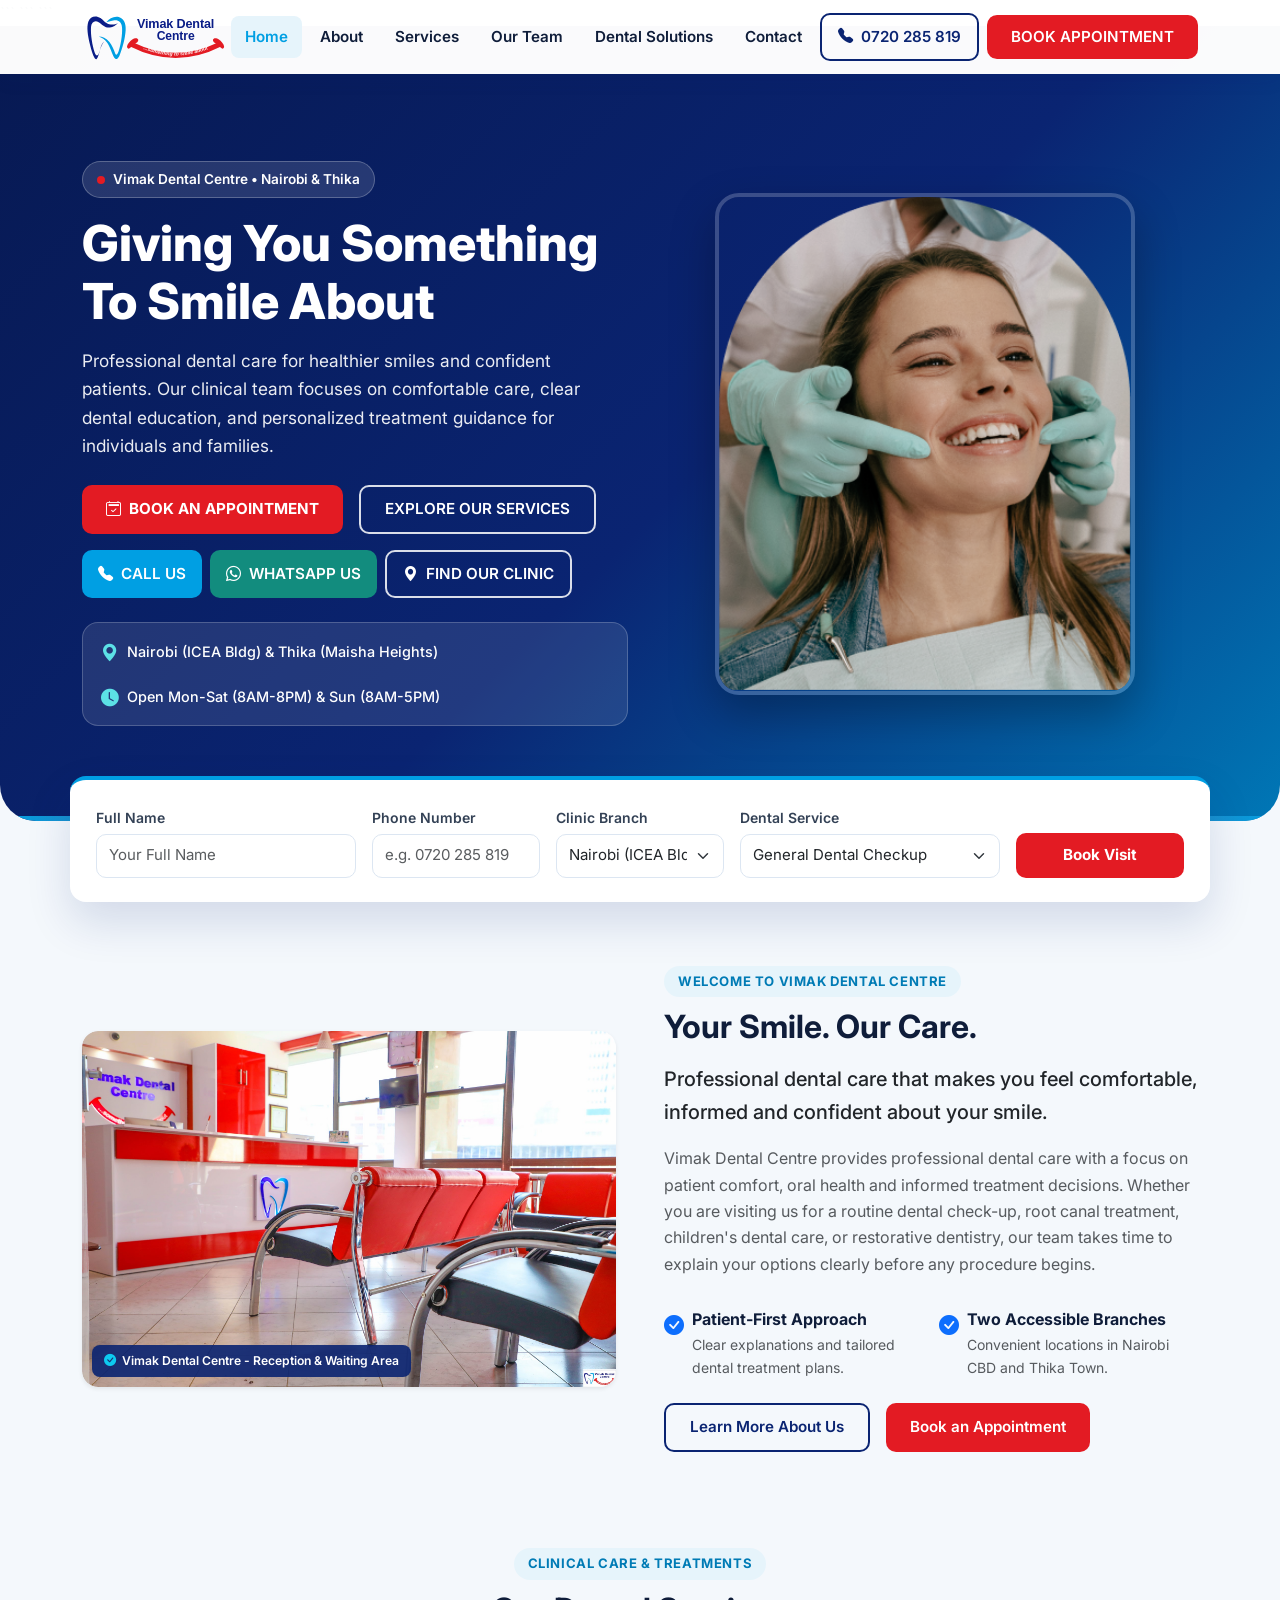
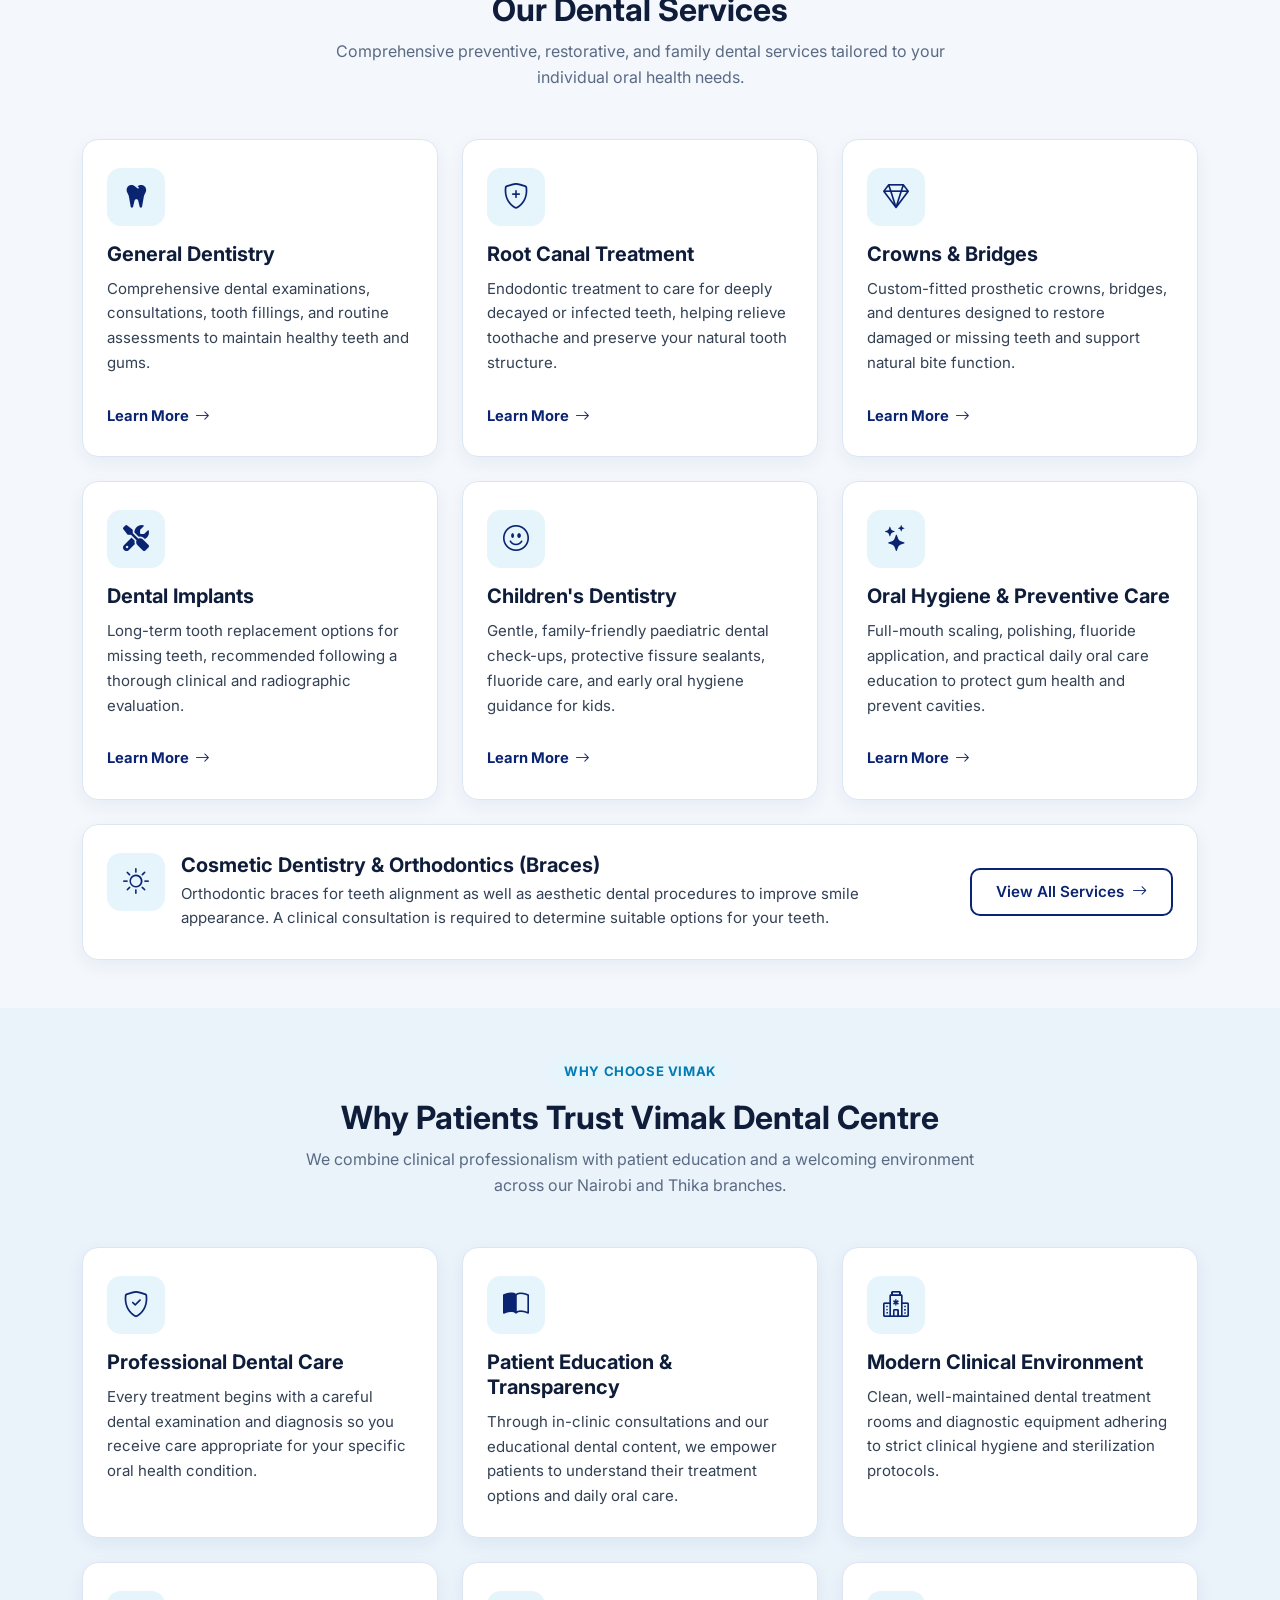
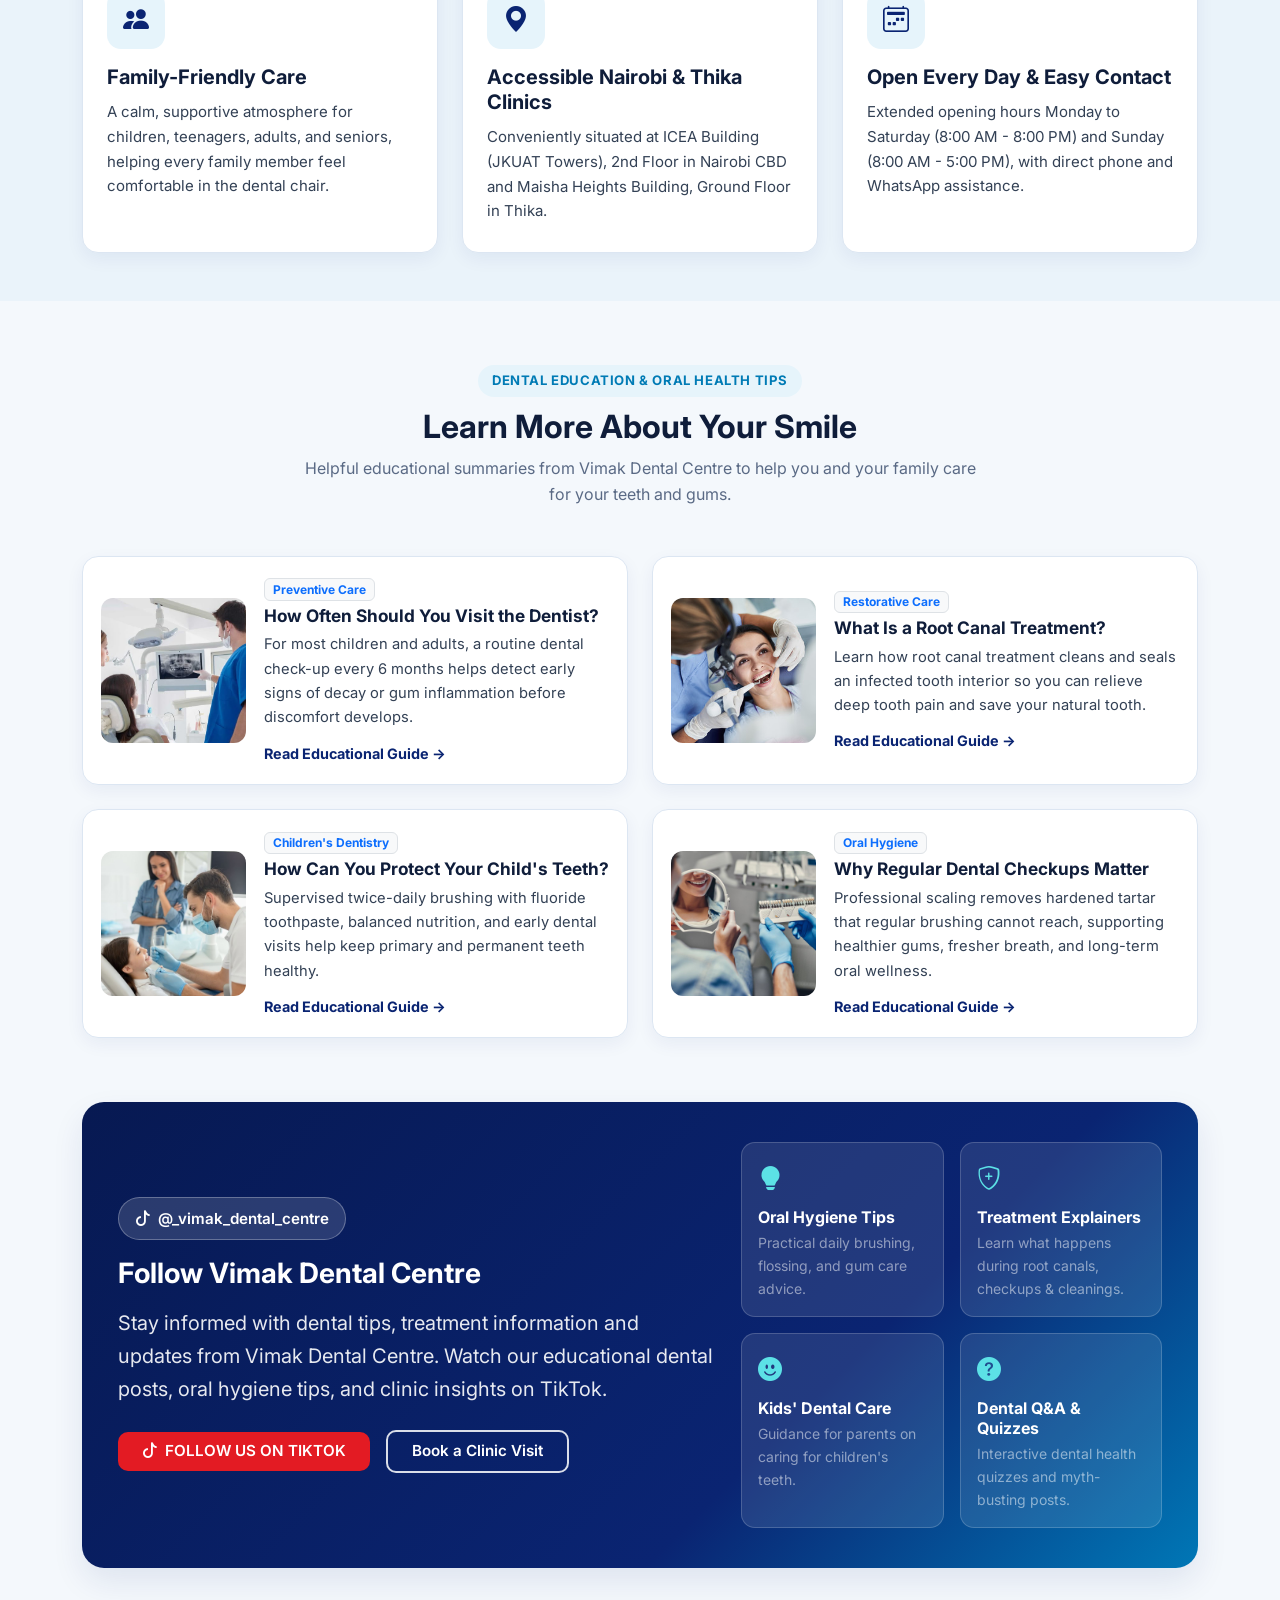
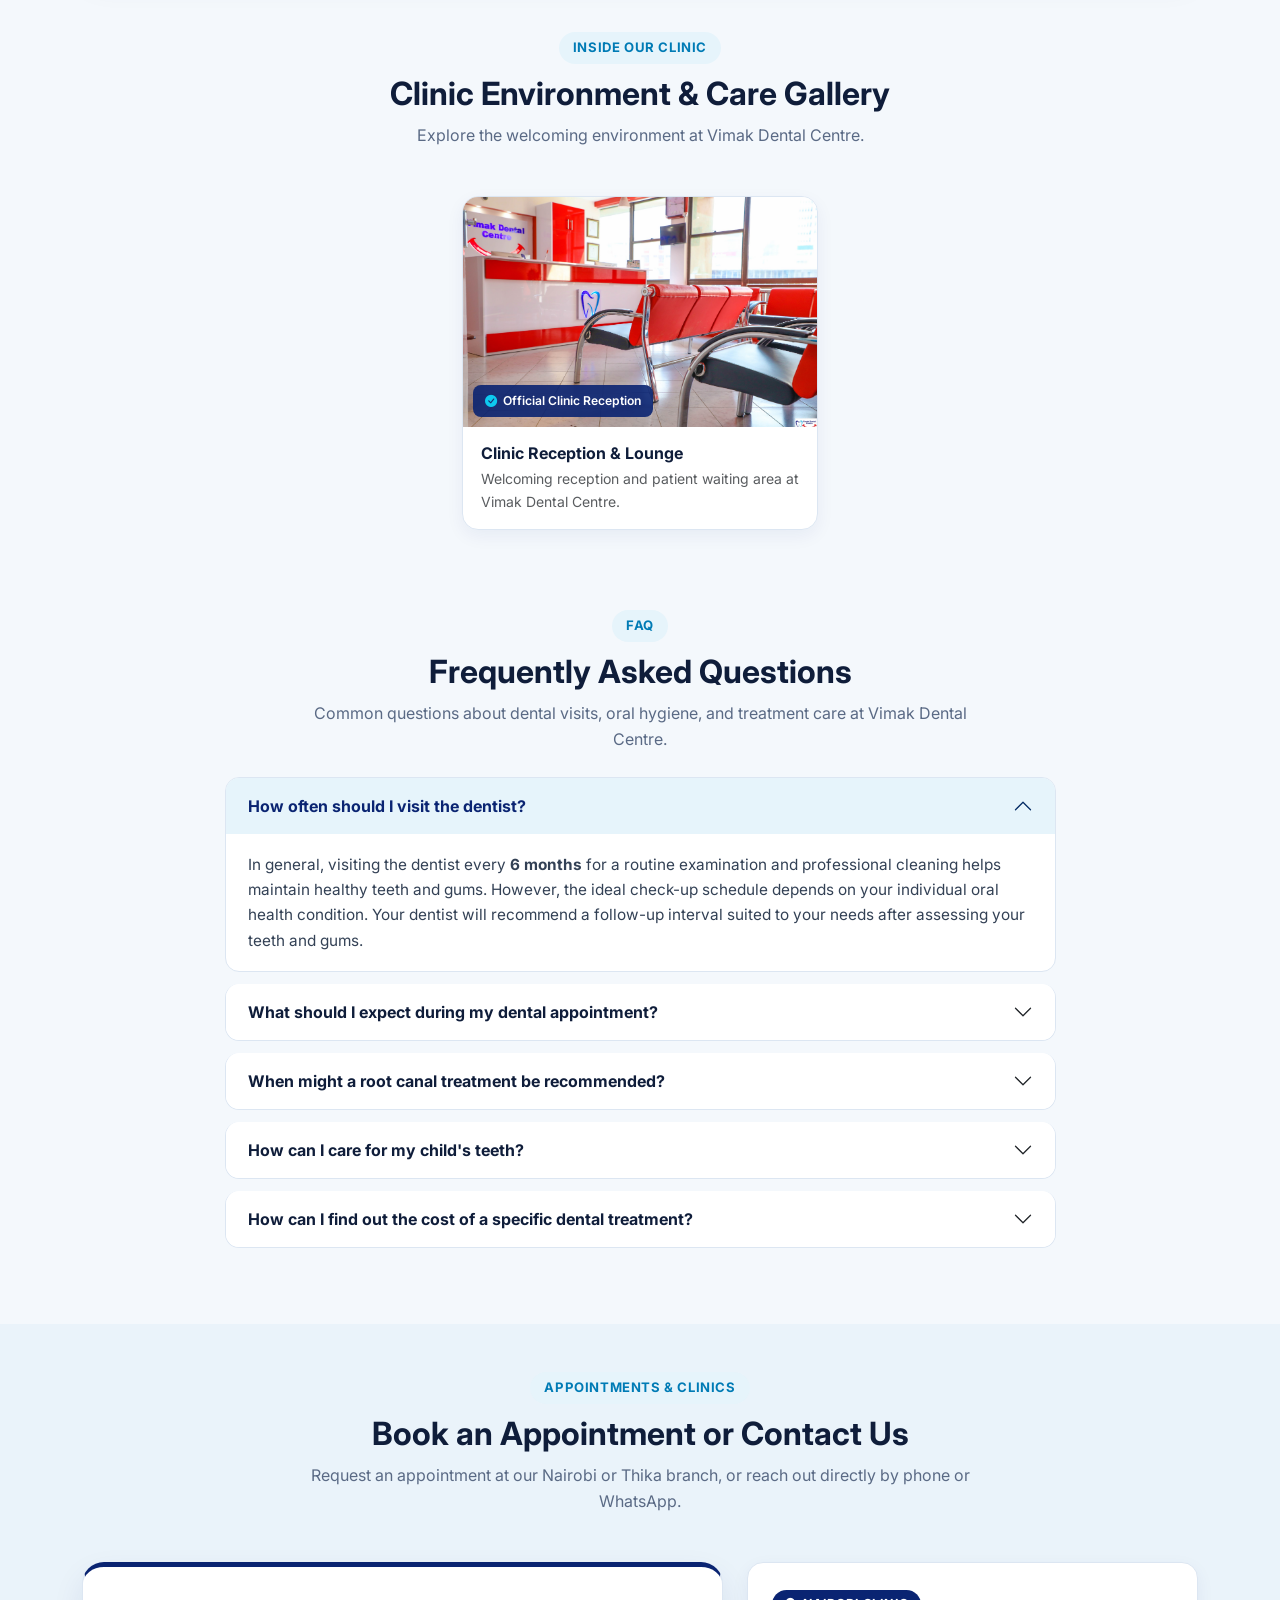
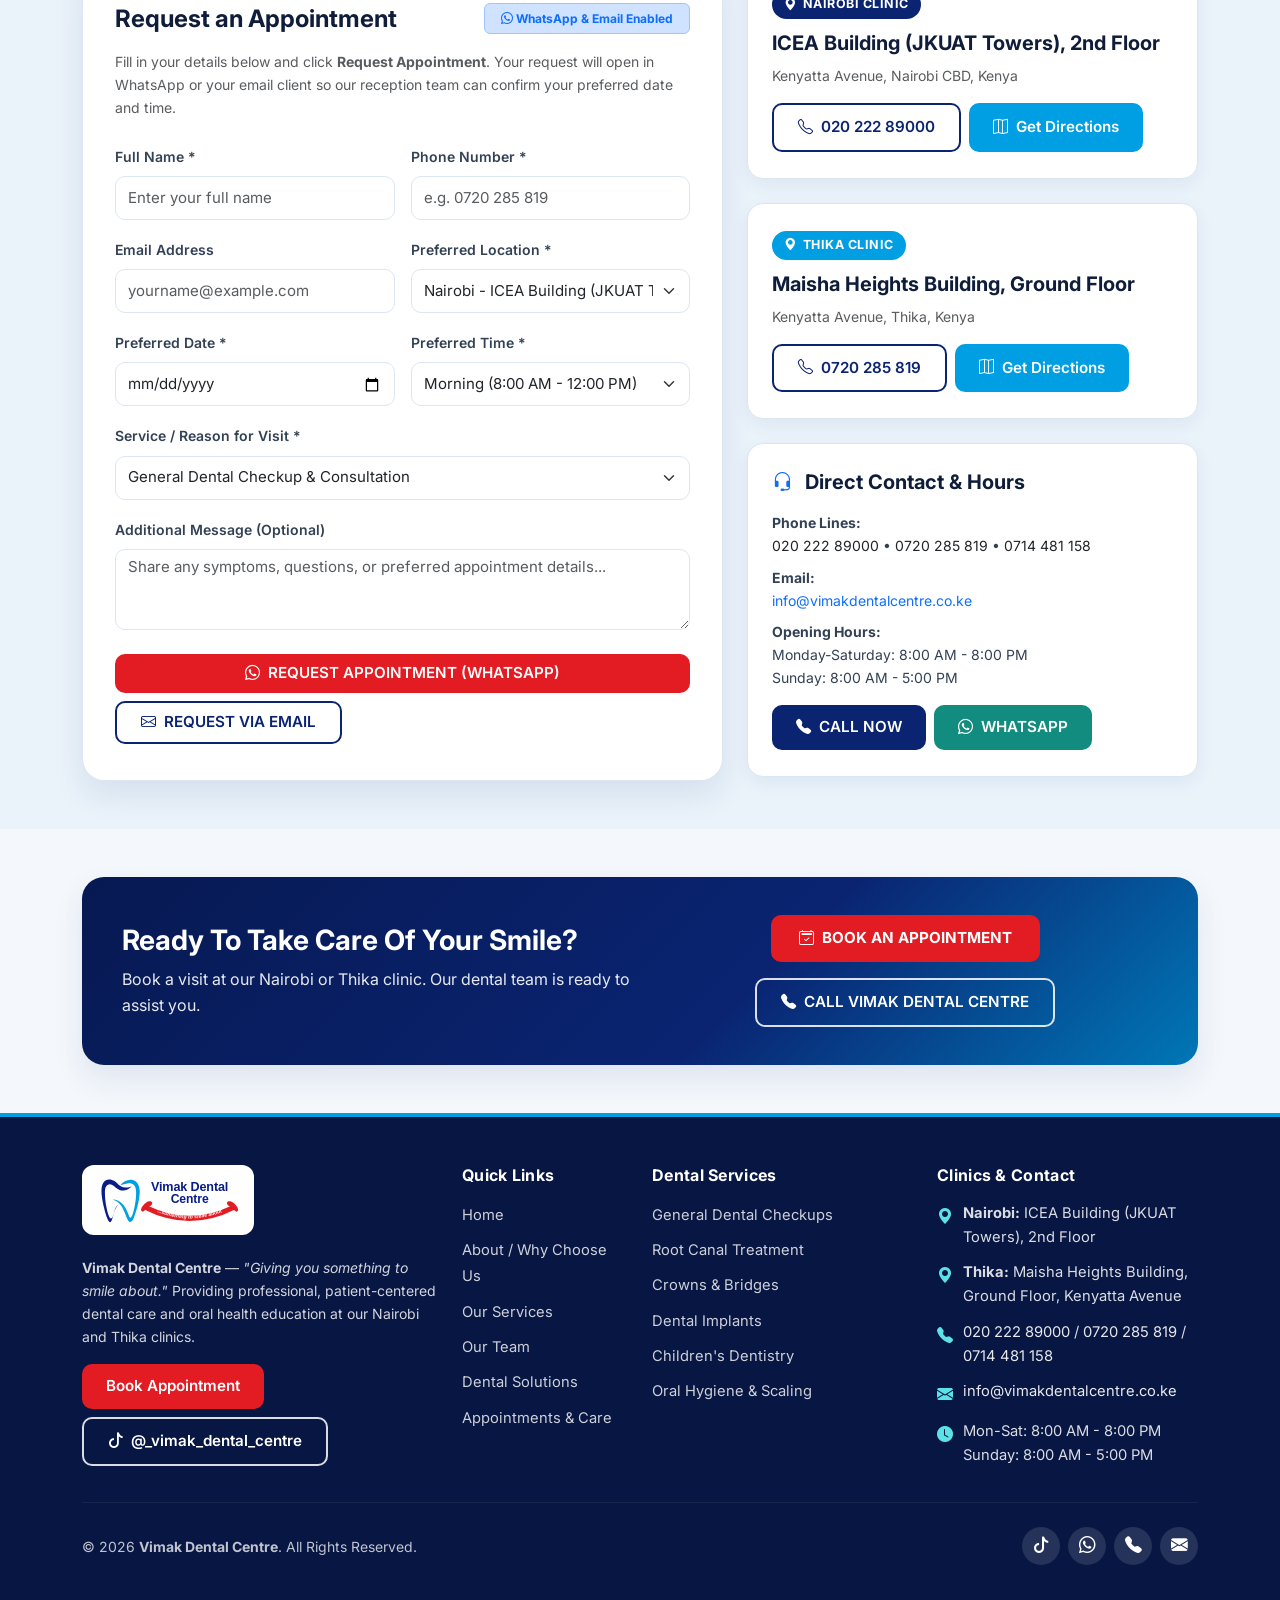
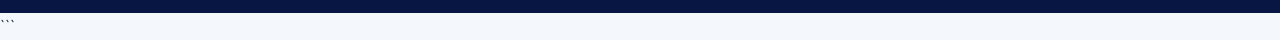
<file: index.html>
<!DOCTYPE html>

<html lang="en">
<head>
    <meta charset="UTF-8">
    <meta name="viewport" content="width=device-width, initial-scale=1.0">

```
<title>Vimak Dental Centre | Professional Dental Care</title>

<meta name="description"
    content="Vimak Dental Centre provides professional dental care and treatment services in Nairobi and Thika. Book an appointment and take care of your smile.">

<meta name="keywords"
    content="Vimak Dental Centre, dentist Nairobi, dentist Thika, ICEA Building dental clinic, Maisha Heights dental clinic, root canal, dental checkup, children dentistry Kenya">

<!-- Open Graph Metadata -->
<meta property="og:title" content="Vimak Dental Centre | Professional Dental Care">
<meta property="og:description"
    content="Vimak Dental Centre provides professional dental care and treatment services in Nairobi and Thika. Giving you something to smile about.">
<meta property="og:type" content="website">
<meta property="og:image" content="img/vimak-logo-hd.png">

<!-- Bootstrap 5 CSS -->
<link href="css/bootstrap.min.css" rel="stylesheet">

<!-- Bootstrap Icons -->
<link href="https://cdn.jsdelivr.net/npm/bootstrap-icons@1.11.1/font/bootstrap-icons.css" rel="stylesheet">

<!-- Font Awesome -->
<link rel="stylesheet"
    href="https://cdnjs.cloudflare.com/ajax/libs/font-awesome/6.4.0/css/all.min.css">

<!-- Google Fonts -->
<link rel="preconnect" href="https://fonts.googleapis.com">
<link rel="preconnect" href="https://fonts.gstatic.com" crossorigin>

<link href="https://fonts.googleapis.com/css2?family=Inter:wght@400;500;600;700;800&family=Roboto:wght@400;500;700&display=swap"
    rel="stylesheet">

<!-- AOS Animation Library -->
<link rel="stylesheet" href="https://unpkg.com/aos@2.3.1/dist/aos.css">

<!-- Custom CSS -->
<link rel="stylesheet" href="css/style.css">

<!-- Favicon -->
<link rel="shortcut icon" href="img/download (35).png" type="image/png">
```

</head>

<body>

```
<!-- =========================================================
     HEADER & NAVIGATION
========================================================== -->
<header>
    <nav class="navbar main-nav fixed-top navbar-expand-lg" aria-label="Main Navigation">

        <div class="container d-flex justify-content-between align-items-center">

            <!-- Official Vimak Dental Centre Logo -->
            <a href="index.html"
                class="brand-logo"
                aria-label="Vimak Dental Centre Home">

                <img src="img/vimak-logo.svg"
                    alt="Vimak Dental Centre - Something to smile about"
                    class="brand-logo-img">
            </a>

            <!-- Desktop Menu -->
            <ul class="nav d-none d-lg-flex align-items-center gap-1">

                <li class="nav-item">
                    <a class="nav-link active" href="index.html">Home</a>
                </li>

                <li class="nav-item">
                    <a class="nav-link" href="Whyus.html">About</a>
                </li>

                <li class="nav-item">
                    <a class="nav-link" href="service.html">Services</a>
                </li>

                <li class="nav-item">
                    <a class="nav-link" href="team.html">Our Team</a>
                </li>

                <li class="nav-item">
                    <a class="nav-link" href="DentalSolutions.html">Dental Solutions</a>
                </li>

                <li class="nav-item">
                    <a class="nav-link" href="Pricing.html#contact">Contact</a>
                </li>

            </ul>

            <!-- Desktop Primary CTA -->
            <div class="d-none d-lg-flex align-items-center gap-2">

                <a href="tel:+254720285819"
                    class="btn btn-vimak-outline-dark btn-sm px-3"
                    title="Call Vimak Dental Centre">

                    <i class="bi bi-telephone-fill"></i>
                    0720 285 819
                </a>

                <a href="#book-appointment"
                    class="btn btn-vimak-red px-4">

                    BOOK APPOINTMENT
                </a>

            </div>

            <!-- Mobile Offcanvas Toggler -->
            <button class="navbar-toggler d-lg-none"
                type="button"
                data-bs-toggle="offcanvas"
                data-bs-target="#mobileMenu"
                aria-controls="mobileMenu"
                aria-label="Toggle navigation menu">

                <i class="bi bi-list fs-1"></i>

            </button>

        </div>
    </nav>

    <!-- =====================================================
         MOBILE OFFCANVAS MENU
    ====================================================== -->
    <div class="offcanvas offcanvas-end vimak-offcanvas"
        tabindex="-1"
        id="mobileMenu"
        aria-labelledby="mobileMenuLabel">

        <div class="offcanvas-header">

            <a href="index.html"
                class="brand-logo"
                id="mobileMenuLabel">

                <img src="img/vimak-logo.svg"
                    alt="Vimak Dental Centre Logo"
                    class="brand-logo-img">

            </a>

            <button type="button"
                class="btn-close"
                data-bs-dismiss="offcanvas"
                aria-label="Close menu">
            </button>

        </div>

        <div class="offcanvas-body d-flex flex-column justify-content-between">

            <div>

                <ul class="navbar-nav gap-1">

                    <li>
                        <a class="nav-link active" href="index.html">
                            Home
                        </a>
                    </li>

                    <li>
                        <a class="nav-link" href="Whyus.html">
                            About
                        </a>
                    </li>

                    <li>
                        <a class="nav-link" href="service.html">
                            Services
                        </a>
                    </li>

                    <li>
                        <a class="nav-link" href="team.html">
                            Our Team
                        </a>
                    </li>

                    <li>
                        <a class="nav-link" href="DentalSolutions.html">
                            Dental Solutions
                        </a>
                    </li>

                    <li>
                        <a class="nav-link" href="Pricing.html#contact">
                            Contact
                        </a>
                    </li>

                </ul>

                <div class="d-grid gap-2 mt-4">

                    <a href="#book-appointment"
                        class="btn btn-vimak-red w-100">

                        <i class="bi bi-calendar2-check"></i>
                        BOOK APPOINTMENT

                    </a>

                    <a href="https://wa.me/254720285819?text=Hello%20Vimak%20Dental%20Centre%2C%20I%20would%20like%20to%20inquire%20about%20a%20dental%20appointment."
                        target="_blank"
                        rel="noopener noreferrer"
                        class="btn btn-whatsapp w-100">

                        <i class="bi bi-whatsapp"></i>
                        WHATSAPP US

                    </a>

                    <a href="tel:+254720285819"
                        class="btn btn-vimak-cyan w-100">

                        <i class="bi bi-telephone-fill"></i>
                        CALL 0720 285 819

                    </a>

                </div>

            </div>

            <div class="border-top pt-3 mt-4 small text-muted">

                <p class="mb-1 fw-bold text-dark">
                    <i class="bi bi-geo-alt-fill text-primary"></i>
                    Nairobi &amp; Thika Clinics
                </p>

                <p class="mb-1">
                    Mon-Sat: 8:00 AM - 8:00 PM
                </p>

                <p class="mb-0">
                    Sunday: 8:00 AM - 5:00 PM
                </p>

            </div>

        </div>
    </div>
</header>


<main>

    <!-- =====================================================
         1. HERO SECTION
    ====================================================== -->
    <section class="hero-modern">

        <div class="container">

            <div class="row align-items-center g-4">

                <!-- Left Content -->
                <div class="col-lg-6">

                    <div class="hero-badge">

                        <span class="badge-dot"></span>

                        <span>
                            Vimak Dental Centre &bull;
                            Nairobi &amp; Thika
                        </span>

                    </div>

                    <h1 class="hero-title">
                        Giving You Something To Smile About
                    </h1>

                    <p class="hero-desc">
                        Professional dental care for healthier smiles and confident patients.
                        Our clinical team focuses on comfortable care, clear dental education,
                        and personalized treatment guidance for individuals and families.
                    </p>

                    <div class="d-flex flex-wrap gap-3 mt-4 justify-content-center justify-content-lg-start">

                        <a href="#book-appointment"
                            class="btn hero-btn px-4">

                            <i class="bi bi-calendar2-check"></i>
                            BOOK AN APPOINTMENT

                        </a>

                        <a href="service.html"
                            class="btn btn-vimak-outline px-4">

                            EXPLORE OUR SERVICES

                        </a>

                    </div>

                    <div class="d-flex flex-wrap gap-2 mt-3 justify-content-center justify-content-lg-start">

                        <a href="tel:+254720285819"
                            class="btn btn-sm btn-vimak-cyan px-3">

                            <i class="bi bi-telephone-fill"></i>
                            CALL US

                        </a>

                        <a href="https://wa.me/254720285819?text=Hello%20Vimak%20Dental%20Centre%2C%20I%20would%20like%20to%20book%20an%20appointment."
                            target="_blank"
                            rel="noopener noreferrer"
                            class="btn btn-sm btn-whatsapp px-3">

                            <i class="bi bi-whatsapp"></i>
                            WHATSAPP US

                        </a>

                        <a href="#contact"
                            class="btn btn-sm btn-vimak-outline px-3">

                            <i class="bi bi-geo-alt-fill"></i>
                            FIND OUR CLINIC

                        </a>

                    </div>

                    <!-- Verified Clinic Facts Strip -->
                    <div class="hero-trust-strip mt-4">

                        <div class="hero-trust-item">

                            <i class="bi bi-geo-alt-fill"></i>

                            <span>
                                Nairobi (ICEA Bldg) &amp;
                                Thika (Maisha Heights)
                            </span>

                        </div>

                        <div class="hero-trust-item">

                            <i class="bi bi-clock-fill"></i>

                            <span>
                                Open Mon-Sat (8AM-8PM)
                                &amp; Sun (8AM-5PM)
                            </span>

                        </div>

                    </div>

                </div>


                <!-- Right Hero Image -->
                <div class="col-lg-6">

                    <div class="hero-image-wrapper">

                        <img src="img/heroimg.png"
                            alt="Dental examination"
                            class="hero-img">

                    </div>

                </div>

            </div>

        </div>

    </section>


    <!-- =====================================================
         QUICK APPOINTMENT BAR
    ====================================================== -->
    <section class="container appointment-bar"
        aria-label="Quick Appointment Request Bar">

        <form id="quickAppointmentBarForm">

            <div class="row g-3 align-items-end">

                <div class="col-md-3 col-sm-6">

                    <label for="quickName"
                        class="form-label fw-semibold small mb-1">

                        Full Name

                    </label>

                    <input type="text"
                        id="quickName"
                        class="form-control form-field"
                        placeholder="Your Full Name"
                        required>

                </div>


                <div class="col-md-2 col-sm-6">

                    <label for="quickPhone"
                        class="form-label fw-semibold small mb-1">

                        Phone Number

                    </label>

                    <input type="tel"
                        id="quickPhone"
                        class="form-control form-field"
                        placeholder="e.g. 0720 285 819"
                        required>

                </div>


                <div class="col-md-2 col-sm-6">

                    <label for="quickLocation"
                        class="form-label fw-semibold small mb-1">

                        Clinic Branch

                    </label>

                    <select id="quickLocation"
                        class="form-select form-field">

                        <option value="Nairobi Clinic (ICEA Building)">
                            Nairobi (ICEA Bldg)
                        </option>

                        <option value="Thika Clinic (Maisha Heights)">
                            Thika (Maisha Heights)
                        </option>

                    </select>

                </div>


                <div class="col-md-3 col-sm-6">

                    <label for="quickService"
                        class="form-label fw-semibold small mb-1">

                        Dental Service

                    </label>

                    <select id="quickService"
                        class="form-select form-field">

                        <option value="General Dental Checkup">
                            General Dental Checkup
                        </option>

                        <option value="Root Canal Treatment">
                            Root Canal Treatment
                        </option>

                        <option value="Oral Hygiene / Cleaning">
                            Oral Hygiene &amp; Cleaning
                        </option>

                        <option value="Children's Dentistry">
                            Children's Dentistry
                        </option>

                        <option value="Crowns, Bridges & Restorations">
                            Crowns &amp; Bridges
                        </option>

                        <option value="Orthodontics / Braces">
                            Orthodontics (Braces)
                        </option>

                        <option value="Dental Implants Consultation">
                            Dental Implants
                        </option>

                        <option value="Toothache / Dental Consultation">
                            Toothache / Consultation
                        </option>

                    </select>

                </div>


                <div class="col-md-2 d-flex align-items-end">

                    <button type="submit"
                        class="btn make-btn w-100">

                        Book Visit

                    </button>

                </div>

            </div>

        </form>

    </section>


    <!-- =====================================================
         2. QUICK TRUST / INTRODUCTION
    ====================================================== -->
    <section class="container py-5 mt-3"
        data-aos="fade-up">

        <div class="row align-items-center g-5">

            <div class="col-lg-6">

                <div class="placeholder-img-wrap shadow-sm">

                    <img src="img/vimak-clinic-reception.jpg"
                        alt="Vimak Dental Centre clinic reception and patient waiting area"
                        class="w-100 rounded-4"
                        style="max-height: 390px; object-fit: cover;">

                    <div class="verified-clinic-badge">

                        <i class="bi bi-check-circle-fill text-info"></i>

                        <span>
                            Vimak Dental Centre -
                            Reception &amp; Waiting Area
                        </span>

                    </div>

                </div>

            </div>


            <div class="col-lg-6">

                <span class="section-tag">
                    Welcome to Vimak Dental Centre
                </span>

                <h2 class="fw-bold mb-3">
                    Your Smile. Our Care.
                </h2>

                <p class="lead fw-medium text-dark mb-3">
                    Professional dental care that makes you feel comfortable,
                    informed and confident about your smile.
                </p>

                <p class="text-muted mb-3">
                    Vimak Dental Centre provides professional dental care with
                    a focus on patient comfort, oral health and informed treatment
                    decisions. Whether you are visiting us for a routine dental
                    check-up, root canal treatment, children's dental care, or
                    restorative dentistry, our team takes time to explain your
                    options clearly before any procedure begins.
                </p>


                <div class="row g-3 mt-2 mb-4">

                    <div class="col-sm-6">

                        <div class="d-flex align-items-start gap-2">

                            <i class="bi bi-check-circle-fill text-primary fs-5"></i>

                            <div>

                                <h6 class="fw-bold mb-1">
                                    Patient-First Approach
                                </h6>

                                <p class="small text-muted mb-0">
                                    Clear explanations and tailored dental
                                    treatment plans.
                                </p>

                            </div>

                        </div>

                    </div>


                    <div class="col-sm-6">

                        <div class="d-flex align-items-start gap-2">

                            <i class="bi bi-check-circle-fill text-primary fs-5"></i>

                            <div>

                                <h6 class="fw-bold mb-1">
                                    Two Accessible Branches
                                </h6>

                                <p class="small text-muted mb-0">
                                    Convenient locations in Nairobi CBD and
                                    Thika Town.
                                </p>

                            </div>

                        </div>

                    </div>

                </div>


                <div class="d-flex flex-wrap gap-3">

                    <a href="Whyus.html"
                        class="btn btn-vimak-outline-dark">

                        Learn More About Us

                    </a>

                    <a href="#book-appointment"
                        class="btn btn-vimak-red">

                        Book an Appointment

                    </a>

                </div>

            </div>

        </div>

    </section>


    <!-- =====================================================
         3. SERVICES PREVIEW
    ====================================================== -->
    <section class="container py-5"
        data-aos="fade-up">

        <div class="text-center mb-5">

            <span class="section-tag">
                Clinical Care &amp; Treatments
            </span>

            <h2 class="fw-bold">
                Our Dental Services
            </h2>

            <p class="section-subtitle">
                Comprehensive preventive, restorative, and family dental services
                tailored to your individual oral health needs.
            </p>

        </div>


        <div class="row g-4">

            <!-- General Dentistry -->
            <div class="col-lg-4 col-md-6"
                data-aos="fade-up"
                data-aos-delay="100">

                <div class="service-card">

                    <div class="service-icon-wrap">
                        <i class="fa-solid fa-tooth"></i>
                    </div>

                    <h5>
                        General Dentistry
                    </h5>

                    <p>
                        Comprehensive dental examinations, consultations,
                        tooth fillings, and routine assessments to maintain
                        healthy teeth and gums.
                    </p>

                    <a href="service.html#general-dentistry"
                        class="card-link-btn">

                        Learn More
                        <i class="bi bi-arrow-right"></i>

                    </a>

                </div>

            </div>


            <!-- Root Canal -->
            <div class="col-lg-4 col-md-6"
                data-aos="fade-up"
                data-aos-delay="150">

                <div class="service-card">

                    <div class="service-icon-wrap">
                        <i class="bi bi-shield-plus"></i>
                    </div>

                    <h5>
                        Root Canal Treatment
                    </h5>

                    <p>
                        Endodontic treatment to care for deeply decayed or
                        infected teeth, helping relieve toothache and preserve
                        your natural tooth structure.
                    </p>

                    <a href="service.html#root-canal"
                        class="card-link-btn">

                        Learn More
                        <i class="bi bi-arrow-right"></i>

                    </a>

                </div>

            </div>


            <!-- Crowns & Bridges -->
            <div class="col-lg-4 col-md-6"
                data-aos="fade-up"
                data-aos-delay="200">

                <div class="service-card">

                    <div class="service-icon-wrap">
                        <i class="bi bi-gem"></i>
                    </div>

                    <h5>
                        Crowns &amp; Bridges
                    </h5>

                    <p>
                        Custom-fitted prosthetic crowns, bridges, and dentures
                        designed to restore damaged or missing teeth and support
                        natural bite function.
                    </p>

                    <a href="service.html#crowns-bridges"
                        class="card-link-btn">

                        Learn More
                        <i class="bi bi-arrow-right"></i>

                    </a>

                </div>

            </div>


            <!-- Dental Implants -->
            <div class="col-lg-4 col-md-6"
                data-aos="fade-up"
                data-aos-delay="250">

                <div class="service-card">

                    <div class="service-icon-wrap">
                        <i class="fa-solid fa-screwdriver-wrench"></i>
                    </div>

                    <h5>
                        Dental Implants
                    </h5>

                    <p>
                        Long-term tooth replacement options for missing teeth,
                        recommended following a thorough clinical and radiographic
                        evaluation.
                    </p>

                    <a href="service.html#dental-implants"
                        class="card-link-btn">

                        Learn More
                        <i class="bi bi-arrow-right"></i>

                    </a>

                </div>

            </div>


            <!-- Children's Dentistry -->
            <div class="col-lg-4 col-md-6"
                data-aos="fade-up"
                data-aos-delay="300">

                <div class="service-card">

                    <div class="service-icon-wrap">
                        <i class="bi bi-emoji-smile"></i>
                    </div>

                    <h5>
                        Children's Dentistry
                    </h5>

                    <p>
                        Gentle, family-friendly paediatric dental check-ups,
                        protective fissure sealants, fluoride care, and early
                        oral hygiene guidance for kids.
                    </p>

                    <a href="service.html#childrens-dentistry"
                        class="card-link-btn">

                        Learn More
                        <i class="bi bi-arrow-right"></i>

                    </a>

                </div>

            </div>


            <!-- Oral Hygiene -->
            <div class="col-lg-4 col-md-6"
                data-aos="fade-up"
                data-aos-delay="350">

                <div class="service-card">

                    <div class="service-icon-wrap">
                        <i class="bi bi-stars"></i>
                    </div>

                    <h5>
                        Oral Hygiene &amp; Preventive Care
                    </h5>

                    <p>
                        Full-mouth scaling, polishing, fluoride application,
                        and practical daily oral care education to protect gum
                        health and prevent cavities.
                    </p>

                    <a href="service.html#oral-hygiene"
                        class="card-link-btn">

                        Learn More
                        <i class="bi bi-arrow-right"></i>

                    </a>

                </div>

            </div>


            <!-- Cosmetic Dentistry & Orthodontics -->
            <div class="col-lg-12"
                data-aos="fade-up"
                data-aos-delay="400">

                <div class="service-card flex-md-row align-items-md-center justify-content-between gap-4">

                    <div class="d-flex align-items-start gap-3">

                        <div class="service-icon-wrap flex-shrink-0 mb-0">

                            <i class="bi bi-brightness-high"></i>

                        </div>

                        <div>

                            <div class="d-flex flex-wrap align-items-center gap-2 mb-1">

                                <h5 class="mb-0">
                                    Cosmetic Dentistry &amp;
                                    Orthodontics (Braces)
                                </h5>

                            </div>

                            <p class="mb-0">
                                Orthodontic braces for teeth alignment as well
                                as aesthetic dental procedures to improve smile
                                appearance. A clinical consultation is required
                                to determine suitable options for your teeth.
                            </p>

                        </div>

                    </div>

                    <div class="flex-shrink-0">

                        <a href="service.html#cosmetic-orthodontics"
                            class="btn btn-vimak-outline-dark">

                            View All Services
                            <i class="bi bi-arrow-right"></i>

                        </a>

                    </div>

                </div>

            </div>

        </div>

    </section>


    <!-- =====================================================
         4. WHY CHOOSE VIMAK
    ====================================================== -->
    <section class="py-5"
        style="background: #EAF3FA;"
        data-aos="fade-up">

        <div class="container">

            <div class="text-center mb-5">

                <span class="section-tag">
                    Why Choose Vimak
                </span>

                <h2 class="fw-bold">
                    Why Patients Trust Vimak Dental Centre
                </h2>

                <p class="section-subtitle">
                    We combine clinical professionalism with patient education
                    and a welcoming environment across our Nairobi and Thika branches.
                </p>

            </div>


            <div class="row g-4">

                <div class="col-lg-4 col-md-6">

                    <div class="why-card">

                        <div class="service-icon-wrap">
                            <i class="bi bi-shield-check"></i>
                        </div>

                        <h5>
                            Professional Dental Care
                        </h5>

                        <p class="mb-0">
                            Every treatment begins with a careful dental examination
                            and diagnosis so you receive care appropriate for your
                            specific oral health condition.
                        </p>

                    </div>

                </div>


                <div class="col-lg-4 col-md-6">

                    <div class="why-card">

                        <div class="service-icon-wrap">
                            <i class="bi bi-book-half"></i>
                        </div>

                        <h5>
                            Patient Education &amp; Transparency
                        </h5>

                        <p class="mb-0">
                            Through in-clinic consultations and our educational
                            dental content, we empower patients to understand
                            their treatment options and daily oral care.
                        </p>

                    </div>

                </div>


                <div class="col-lg-4 col-md-6">

                    <div class="why-card">

                        <div class="service-icon-wrap">
                            <i class="bi bi-hospital"></i>
                        </div>

                        <h5>
                            Modern Clinical Environment
                        </h5>

                        <p class="mb-0">
                            Clean, well-maintained dental treatment rooms and
                            diagnostic equipment adhering to strict clinical
                            hygiene and sterilization protocols.
                        </p>

                    </div>

                </div>


                <div class="col-lg-4 col-md-6">

                    <div class="why-card">

                        <div class="service-icon-wrap">
                            <i class="bi bi-people-fill"></i>
                        </div>

                        <h5>
                            Family-Friendly Care
                        </h5>

                        <p class="mb-0">
                            A calm, supportive atmosphere for children, teenagers,
                            adults, and seniors, helping every family member feel
                            comfortable in the dental chair.
                        </p>

                    </div>

                </div>


                <div class="col-lg-4 col-md-6">

                    <div class="why-card">

                        <div class="service-icon-wrap">
                            <i class="bi bi-geo-alt-fill"></i>
                        </div>

                        <h5>
                            Accessible Nairobi &amp; Thika Clinics
                        </h5>

                        <p class="mb-0">
                            Conveniently situated at ICEA Building (JKUAT Towers),
                            2nd Floor in Nairobi CBD and Maisha Heights Building,
                            Ground Floor in Thika.
                        </p>

                    </div>

                </div>


                <div class="col-lg-4 col-md-6">

                    <div class="why-card">

                        <div class="service-icon-wrap">
                            <i class="bi bi-calendar2-week"></i>
                        </div>

                        <h5>
                            Open Every Day &amp; Easy Contact
                        </h5>

                        <p class="mb-0">
                            Extended opening hours Monday to Saturday
                            (8:00 AM - 8:00 PM) and Sunday (8:00 AM - 5:00 PM),
                            with direct phone and WhatsApp assistance.
                        </p>

                    </div>

                </div>

            </div>

        </div>

    </section>


    <!-- =====================================================
         5. DENTAL EDUCATION
    ====================================================== -->
    <section class="container my-5 py-3"
        id="dental-education"
        data-aos="fade-up">

        <div class="text-center mb-5">

            <span class="blog-tag">
                Dental Education &amp; Oral Health Tips
            </span>

            <h2 class="fw-bold">
                Learn More About Your Smile
            </h2>

            <p class="section-subtitle">
                Helpful educational summaries from Vimak Dental Centre
                to help you and your family care for your teeth and gums.
            </p>

        </div>


        <div class="row g-4">

            <!-- Education Item 1 -->
            <div class="col-lg-6">

                <div class="blog-card d-flex">

                    <div class="blog-img-wrap">

                        <img src="img/blog3.jpg"
                            alt="Dentist reviewing dental checkup findings with a patient"
                            class="blog-img">

                    </div>

                    <div class="blog-content">

                        <span class="badge bg-light text-primary border mb-1">
                            Preventive Care
                        </span>

                        <h5 class="fw-bold">
                            How Often Should You Visit the Dentist?
                        </h5>

                        <p>
                            For most children and adults, a routine dental
                            check-up every 6 months helps detect early signs
                            of decay or gum inflammation before discomfort develops.
                        </p>

                        <button type="button"
                            class="read-link"
                            data-bs-toggle="modal"
                            data-bs-target="#eduModal1">

                            Read Educational Guide &rarr;

                        </button>

                    </div>

                </div>

            </div>


            <!-- Education Item 2 -->
            <div class="col-lg-6">

                <div class="blog-card d-flex">

                    <div class="blog-img-wrap">

                        <img src="img/blog2.jpg"
                            alt="Dental professional performing a careful clinical examination"
                            class="blog-img">

                    </div>

                    <div class="blog-content">

                        <span class="badge bg-light text-primary border mb-1">
                            Restorative Care
                        </span>

                        <h5 class="fw-bold">
                            What Is a Root Canal Treatment?
                        </h5>

                        <p>
                            Learn how root canal treatment cleans and seals
                            an infected tooth interior so you can relieve deep
                            tooth pain and save your natural tooth.
                        </p>

                        <button type="button"
                            class="read-link"
                            data-bs-toggle="modal"
                            data-bs-target="#eduModal2">

                            Read Educational Guide &rarr;

                        </button>

                    </div>

                </div>

            </div>


            <!-- Education Item 3 -->
            <div class="col-lg-6">

                <div class="blog-card d-flex">

                    <div class="blog-img-wrap">

                        <img src="img/blog1.jpg"
                            alt="Child smiling in a dental chair with parent nearby"
                            class="blog-img">

                    </div>

                    <div class="blog-content">

                        <span class="badge bg-light text-primary border mb-1">
                            Children's Dentistry
                        </span>

                        <h5 class="fw-bold">
                            How Can You Protect Your Child's Teeth?
                        </h5>

                        <p>
                            Supervised twice-daily brushing with fluoride toothpaste,
                            balanced nutrition, and early dental visits help keep
                            primary and permanent teeth healthy.
                        </p>

                        <button type="button"
                            class="read-link"
                            data-bs-toggle="modal"
                            data-bs-target="#eduModal3">

                            Read Educational Guide &rarr;

                        </button>

                    </div>

                </div>

            </div>


            <!-- Education Item 4 -->
            <div class="col-lg-6">

                <div class="blog-card d-flex">

                    <div class="blog-img-wrap">

                        <img src="img/blog4.jpg"
                            alt="Patient smiling in a mirror after a dental checkup"
                            class="blog-img">

                    </div>

                    <div class="blog-content">

                        <span class="badge bg-light text-primary border mb-1">
                            Oral Hygiene
                        </span>

                        <h5 class="fw-bold">
                            Why Regular Dental Checkups Matter
                        </h5>

                        <p>
                            Professional scaling removes hardened tartar that
                            regular brushing cannot reach, supporting healthier
                            gums, fresher breath, and long-term oral wellness.
                        </p>

                        <button type="button"
                            class="read-link"
                            data-bs-toggle="modal"
                            data-bs-target="#eduModal4">

                            Read Educational Guide &rarr;

                        </button>

                    </div>

                </div>

            </div>

        </div>

    </section>


    <!-- =====================================================
         6. TIKTOK INTEGRATION
    ====================================================== -->
    <section class="container my-5"
        data-aos="fade-up">

        <div class="tiktok-follow-box">

            <div class="row align-items-center g-4">

                <div class="col-lg-7">

                    <div class="d-flex flex-wrap align-items-center gap-2 mb-3">

                        <span class="tiktok-handle-pill">

                            <i class="bi bi-tiktok"></i>
                            @_vimak_dental_centre

                        </span>

                    </div>


                    <h3 class="fw-bold mb-3">
                        Follow Vimak Dental Centre
                    </h3>

                    <p class="mb-4 text-white-50 fs-5"
                        style="color: rgba(255,255,255,0.9) !important;">

                        Stay informed with dental tips, treatment information
                        and updates from Vimak Dental Centre. Watch our educational
                        dental posts, oral hygiene tips, and clinic insights on TikTok.

                    </p>


                    <div class="d-flex flex-wrap gap-3 align-items-center">

                        <a href="https://www.tiktok.com/@_vimak_dental_centre"
                            target="_blank"
                            rel="noopener noreferrer"
                            class="btn btn-vimak-red px-4 py-2">

                            <i class="bi bi-tiktok"></i>
                            FOLLOW US ON TIKTOK

                        </a>

                        <a href="#book-appointment"
                            class="btn btn-vimak-outline px-4 py-2">

                            Book a Clinic Visit

                        </a>

                    </div>

                </div>


                <div class="col-lg-5">

                    <div class="row g-3">

                        <div class="col-sm-6">

                            <div class="tiktok-topic-card">

                                <i class="bi bi-lightbulb-fill"></i>

                                <h6 class="fw-bold text-white mb-1">
                                    Oral Hygiene Tips
                                </h6>

                                <p class="small mb-0 text-white-50">
                                    Practical daily brushing, flossing,
                                    and gum care advice.
                                </p>

                            </div>

                        </div>


                        <div class="col-sm-6">

                            <div class="tiktok-topic-card">

                                <i class="bi bi-shield-plus"></i>

                                <h6 class="fw-bold text-white mb-1">
                                    Treatment Explainers
                                </h6>

                                <p class="small mb-0 text-white-50">
                                    Learn what happens during root canals,
                                    checkups &amp; cleanings.
                                </p>

                            </div>

                        </div>


                        <div class="col-sm-6">

                            <div class="tiktok-topic-card">

                                <i class="bi bi-emoji-smile-fill"></i>

                                <h6 class="fw-bold text-white mb-1">
                                    Kids' Dental Care
                                </h6>

                                <p class="small mb-0 text-white-50">
                                    Guidance for parents on caring for
                                    children's teeth.
                                </p>

                            </div>

                        </div>


                        <div class="col-sm-6">

                            <div class="tiktok-topic-card">

                                <i class="bi bi-question-circle-fill"></i>

                                <h6 class="fw-bold text-white mb-1">
                                    Dental Q&amp;A &amp; Quizzes
                                </h6>

                                <p class="small mb-0 text-white-50">
                                    Interactive dental health quizzes
                                    and myth-busting posts.
                                </p>

                            </div>

                        </div>

                    </div>

                </div>

            </div>

        </div>

    </section>


    <!-- =====================================================
         7. CLINIC GALLERY
    ====================================================== -->
    <section class="container my-5 py-3"
        id="clinic-gallery"
        data-aos="fade-up">

        <div class="text-center mb-5">

            <span class="section-tag">
                Inside Our Clinic
            </span>

            <h2 class="fw-bold">
                Clinic Environment &amp; Care Gallery
            </h2>

            <p class="section-subtitle">
                Explore the welcoming environment at Vimak Dental Centre.
            </p>

        </div>


        <div class="row g-4 justify-content-center">

            <!-- Official Vimak Reception -->
            <div class="col-lg-4 col-md-6">

                <div class="gallery-card">

                    <div class="gallery-img-box">

                        <img src="img/vimak-clinic-reception.jpg"
                            alt="Vimak Dental Centre reception desk and waiting area">

                        <div class="verified-clinic-badge">

                            <i class="bi bi-check-circle-fill text-info"></i>

                            Official Clinic Reception

                        </div>

                    </div>


                    <div class="gallery-card-body">

                        <h6 class="fw-bold mb-1">
                            Clinic Reception &amp; Lounge
                        </h6>

                        <p class="small text-muted mb-0">
                            Welcoming reception and patient waiting area
                            at Vimak Dental Centre.
                        </p>

                    </div>

                </div>

            </div>

        </div>

    </section>


    <!-- =====================================================
         8. FAQ SECTION
    ====================================================== -->
    <section class="container my-5 py-3"
        id="faq">

        <div class="text-center mb-4">

            <span class="faq-tag">
                FAQ
            </span>

            <h2 class="fw-bold">
                Frequently Asked Questions
            </h2>

            <p class="section-subtitle">
                Common questions about dental visits, oral hygiene,
                and treatment care at Vimak Dental Centre.
            </p>

        </div>


        <div class="row justify-content-center">

            <div class="col-lg-9">

                <div class="accordion" id="faqAccordion">

                    <!-- Question 1 -->
                    <div class="accordion-item">

                        <h2 class="accordion-header">

                            <button class="accordion-button"
                                type="button"
                                data-bs-toggle="collapse"
                                data-bs-target="#q1"
                                aria-expanded="true"
                                aria-controls="q1">

                                How often should I visit the dentist?

                            </button>

                        </h2>


                        <div id="q1"
                            class="accordion-collapse collapse show"
                            data-bs-parent="#faqAccordion">

                            <div class="accordion-body">

                                In general, visiting the dentist every
                                <strong>6 months</strong> for a routine
                                examination and professional cleaning helps
                                maintain healthy teeth and gums. However,
                                the ideal check-up schedule depends on your
                                individual oral health condition. Your dentist
                                will recommend a follow-up interval suited to
                                your needs after assessing your teeth and gums.

                            </div>

                        </div>

                    </div>


                    <!-- Question 2 -->
                    <div class="accordion-item">

                        <h2 class="accordion-header">

                            <button class="accordion-button collapsed"
                                type="button"
                                data-bs-toggle="collapse"
                                data-bs-target="#q2"
                                aria-expanded="false"
                                aria-controls="q2">

                                What should I expect during my dental appointment?

                            </button>

                        </h2>


                        <div id="q2"
                            class="accordion-collapse collapse"
                            data-bs-parent="#faqAccordion">

                            <div class="accordion-body">

                                During your initial visit at Vimak Dental Centre,
                                the dentist will listen to your concerns, review
                                your dental and medical history, and perform a
                                gentle clinical examination of your teeth and gums.
                                Where necessary, diagnostic X-rays may be recommended.
                                Your dentist will then explain their findings clearly
                                and discuss suitable treatment options before any
                                procedure is carried out.

                            </div>

                        </div>

                    </div>


                    <!-- Question 3 -->
                    <div class="accordion-item">

                        <h2 class="accordion-header">

                            <button class="accordion-button collapsed"
                                type="button"
                                data-bs-toggle="collapse"
                                data-bs-target="#q3"
                                aria-expanded="false"
                                aria-controls="q3">

                                When might a root canal treatment be recommended?

                            </button>

                        </h2>


                        <div id="q3"
                            class="accordion-collapse collapse"
                            data-bs-parent="#faqAccordion">

                            <div class="accordion-body">

                                A root canal treatment may be recommended when
                                the soft inner tissue (pulp) of a tooth becomes
                                inflamed or infected due to deep decay, repeated
                                dental procedures, or a crack or injury to the tooth.
                                Common signs include persistent toothache, prolonged
                                sensitivity to hot or cold, tenderness when chewing,
                                or gum swelling. Because symptoms vary, a dental
                                professional must examine the tooth and take an
                                X-ray to confirm whether root canal therapy is appropriate.

                            </div>

                        </div>

                    </div>


                    <!-- Question 4 -->
                    <div class="accordion-item">

                        <h2 class="accordion-header">

                            <button class="accordion-button collapsed"
                                type="button"
                                data-bs-toggle="collapse"
                                data-bs-target="#q4"
                                aria-expanded="false"
                                aria-controls="q4">

                                How can I care for my child's teeth?

                            </button>

                        </h2>


                        <div id="q4"
                            class="accordion-collapse collapse"
                            data-bs-parent="#faqAccordion">

                            <div class="accordion-body">

                                Start cleaning your child's teeth as soon as
                                the first tooth appears, supervise brushing twice
                                daily with an age-appropriate fluoride toothpaste,
                                and limit sugary snacks and drinks between meals.
                                Regular paediatric dental check-ups allow a dentist
                                to monitor tooth development, apply preventive
                                treatments where helpful, and help your child build
                                positive, stress-free dental habits.

                            </div>

                        </div>

                    </div>


                    <!-- Question 5 -->
                    <div class="accordion-item">

                        <h2 class="accordion-header">

                            <button class="accordion-button collapsed"
                                type="button"
                                data-bs-toggle="collapse"
                                data-bs-target="#q5"
                                aria-expanded="false"
                                aria-controls="q5">

                                How can I find out the cost of a specific dental treatment?

                            </button>

                        </h2>


                        <div id="q5"
                            class="accordion-collapse collapse"
                            data-bs-parent="#faqAccordion">

                            <div class="accordion-body">

                                Because every patient's oral health needs are unique,
                                treatment plans and costs depend on a clinical assessment
                                by a dentist. Please contact our Nairobi or Thika clinic
                                via phone or WhatsApp, or book a consultation so our team
                                can assess your needs and provide transparent pricing information.

                            </div>

                        </div>

                    </div>

                </div>

            </div>

        </div>

    </section>


    <!-- =====================================================
         BOOK APPOINTMENT & CONTACT
    ====================================================== -->
    <section class="py-5"
        style="background: #EAF3FA;"
        id="book-appointment">

        <div class="container">

            <div class="text-center mb-5">

                <span class="section-tag">
                    Appointments &amp; Clinics
                </span>

                <h2 class="fw-bold">
                    Book an Appointment or Contact Us
                </h2>

                <p class="section-subtitle">
                    Request an appointment at our Nairobi or Thika branch,
                    or reach out directly by phone or WhatsApp.
                </p>

            </div>


            <div class="row g-4 align-items-start">

                <!-- Appointment Form -->
                <div class="col-lg-7">

                    <div class="booking-card">

                        <div class="d-flex flex-wrap justify-content-between align-items-center mb-3">

                            <h4 class="fw-bold mb-0">
                                Request an Appointment
                            </h4>

                            <span class="badge bg-primary-subtle text-primary border border-primary-subtle px-3 py-2">

                                <i class="bi bi-whatsapp"></i>
                                WhatsApp &amp; Email Enabled

                            </span>

                        </div>


                        <p class="text-muted small mb-4">

                            Fill in your details below and click
                            <strong>Request Appointment</strong>.
                            Your request will open in WhatsApp or your email
                            client so our reception team can confirm your
                            preferred date and time.

                        </p>


                        <form id="vimakAppointmentForm">

                            <div class="row g-3">

                                <div class="col-md-6">

                                    <label for="appFullName"
                                        class="form-label fw-semibold small">

                                        Full Name *

                                    </label>

                                    <input type="text"
                                        id="appFullName"
                                        class="form-control form-field"
                                        placeholder="Enter your full name"
                                        required>

                                </div>


                                <div class="col-md-6">

                                    <label for="appPhone"
                                        class="form-label fw-semibold small">

                                        Phone Number *

                                    </label>

                                    <input type="tel"
                                        id="appPhone"
                                        class="form-control form-field"
                                        placeholder="e.g. 0720 285 819"
                                        required>

                                </div>


                                <div class="col-md-6">

                                    <label for="appEmail"
                                        class="form-label fw-semibold small">

                                        Email Address

                                    </label>

                                    <input type="email"
                                        id="appEmail"
                                        class="form-control form-field"
                                        placeholder="yourname@example.com">

                                </div>


                                <div class="col-md-6">

                                    <label for="appLocation"
                                        class="form-label fw-semibold small">

                                        Preferred Location *

                                    </label>

                                    <select id="appLocation"
                                        class="form-select form-field"
                                        required>

                                        <option value="Nairobi Clinic - ICEA Building (JKUAT Towers), 2nd Floor">
                                            Nairobi - ICEA Building (JKUAT Towers), 2nd Floor
                                        </option>

                                        <option value="Thika Clinic - Maisha Heights Building, Ground Floor">
                                            Thika - Maisha Heights Building, Ground Floor
                                        </option>

                                    </select>

                                </div>


                                <div class="col-md-6">

                                    <label for="appDate"
                                        class="form-label fw-semibold small">

                                        Preferred Date *

                                    </label>

                                    <input type="date"
                                        id="appDate"
                                        class="form-control form-field"
                                        required>

                                </div>


                                <div class="col-md-6">

                                    <label for="appTime"
                                        class="form-label fw-semibold small">

                                        Preferred Time *

                                    </label>

                                    <select id="appTime"
                                        class="form-select form-field"
                                        required>

                                        <option value="Morning (8:00 AM - 12:00 PM)">
                                            Morning (8:00 AM - 12:00 PM)
                                        </option>

                                        <option value="Afternoon (12:00 PM - 4:00 PM)">
                                            Afternoon (12:00 PM - 4:00 PM)
                                        </option>

                                        <option value="Evening (4:00 PM - 8:00 PM, Mon-Sat)">
                                            Evening (4:00 PM - 8:00 PM, Mon-Sat)
                                        </option>

                                    </select>

                                </div>


                                <div class="col-12">

                                    <label for="appService"
                                        class="form-label fw-semibold small">

                                        Service / Reason for Visit *

                                    </label>

                                    <select id="appService"
                                        class="form-select form-field"
                                        required>

                                        <option value="General Dental Checkup & Consultation">
                                            General Dental Checkup &amp; Consultation
                                        </option>

                                        <option value="Root Canal Treatment">
                                            Root Canal Treatment
                                        </option>

                                        <option value="Oral Hygiene (Scaling & Polishing)">
                                            Oral Hygiene (Scaling &amp; Polishing)
                                        </option>

                                        <option value="Crowns, Bridges & Dentures">
                                            Crowns, Bridges &amp; Prosthetics
                                        </option>

                                        <option value="Dental Implants Consultation">
                                            Dental Implants Consultation
                                        </option>

                                        <option value="Children's Dentistry">
                                            Children's Dentistry
                                        </option>

                                        <option value="Orthodontics (Braces)">
                                            Orthodontics (Braces)
                                        </option>

                                        <option value="Toothache / Urgent Dental Assessment">
                                            Toothache / Urgent Dental Assessment
                                        </option>

                                        <option value="Cosmetic Dentistry Inquiry">
                                            Cosmetic Dentistry Inquiry
                                        </option>

                                    </select>

                                </div>


                                <div class="col-12">

                                    <label for="appMessage"
                                        class="form-label fw-semibold small">

                                        Additional Message (Optional)

                                    </label>

                                    <textarea id="appMessage"
                                        rows="3"
                                        class="form-control form-field"
                                        placeholder="Share any symptoms, questions, or preferred appointment details..."></textarea>

                                </div>


                                <div class="col-12 d-flex flex-wrap gap-2 pt-2">

                                    <button type="submit"
                                        class="btn btn-vimak-red px-4 py-2 flex-grow-1">

                                        <i class="bi bi-whatsapp"></i>
                                        REQUEST APPOINTMENT (WHATSAPP)

                                    </button>

                                    <button type="button"
                                        id="sendAppointmentEmailBtn"
                                        class="btn btn-vimak-outline-dark px-4 py-2">

                                        <i class="bi bi-envelope"></i>
                                        REQUEST VIA EMAIL

                                    </button>

                                </div>

                            </div>

                        </form>


                        <div id="appointmentFormFeedback"
                            class="d-none">
                        </div>

                    </div>

                </div>


                <!-- Clinic Locations -->
                <div class="col-lg-5"
                    id="contact">

                    <div class="d-flex flex-column gap-4">

                        <!-- Nairobi -->
                        <div class="location-card">

                            <span class="location-badge">

                                <i class="bi bi-geo-alt-fill"></i>
                                Nairobi Clinic

                            </span>

                            <h5 class="fw-bold mb-2">
                                ICEA Building (JKUAT Towers), 2nd Floor
                            </h5>

                            <p class="text-muted small mb-3">
                                Kenyatta Avenue, Nairobi CBD, Kenya
                            </p>


                            <div class="d-flex flex-wrap gap-2">

                                <a href="tel:+2542022289000"
                                    class="btn btn-sm btn-vimak-outline-dark">

                                    <i class="bi bi-telephone"></i>
                                    020 222 89000

                                </a>

                                <a href="https://www.google.com/maps/search/?api=1&query=ICEA+Building+JKUAT+Towers+Kenyatta+Avenue+Nairobi"
                                    target="_blank"
                                    rel="noopener noreferrer"
                                    class="btn btn-sm btn-vimak-cyan">

                                    <i class="bi bi-map"></i>
                                    Get Directions

                                </a>

                            </div>

                        </div>


                        <!-- Thika -->
                        <div class="location-card">

                            <span class="location-badge"
                                style="background: var(--blueMid);">

                                <i class="bi bi-geo-alt-fill"></i>
                                Thika Clinic

                            </span>

                            <h5 class="fw-bold mb-2">
                                Maisha Heights Building, Ground Floor
                            </h5>

                            <p class="text-muted small mb-3">
                                Kenyatta Avenue, Thika, Kenya
                            </p>


                            <div class="d-flex flex-wrap gap-2">

                                <a href="tel:+254720285819"
                                    class="btn btn-sm btn-vimak-outline-dark">

                                    <i class="bi bi-telephone"></i>
                                    0720 285 819

                                </a>

                                <a href="https://www.google.com/maps/search/?api=1&query=Maisha+Heights+Building+Kenyatta+Avenue+Thika"
                                    target="_blank"
                                    rel="noopener noreferrer"
                                    class="btn btn-sm btn-vimak-cyan">

                                    <i class="bi bi-map"></i>
                                    Get Directions

                                </a>

                            </div>

                        </div>


                        <!-- Direct Contact -->
                        <div class="location-card">

                            <h5 class="fw-bold mb-3">

                                <i class="bi bi-headset text-primary me-2"></i>
                                Direct Contact &amp; Hours

                            </h5>


                            <ul class="list-unstyled small mb-3">

                                <li class="mb-2">

                                    <strong>Phone Lines:</strong><br>

                                    <a href="tel:+2542022289000"
                                        class="text-decoration-none text-dark">

                                        020 222 89000

                                    </a>

                                    &bull;

                                    <a href="tel:+254720285819"
                                        class="text-decoration-none text-dark">

                                        0720 285 819

                                    </a>

                                    &bull;

                                    <a href="tel:+254714481158"
                                        class="text-decoration-none text-dark">

                                        0714 481 158

                                    </a>

                                </li>


                                <li class="mb-2">

                                    <strong>Email:</strong><br>

                                    <a href="mailto:info@vimakdentalcentre.co.ke"
                                        class="text-decoration-none text-primary">

                                        info@vimakdentalcentre.co.ke

                                    </a>

                                </li>


                                <li class="mb-0">

                                    <strong>Opening Hours:</strong><br>

                                    Monday-Saturday: 8:00 AM - 8:00 PM<br>
                                    Sunday: 8:00 AM - 5:00 PM

                                </li>

                            </ul>


                            <div class="d-flex flex-wrap gap-2">

                                <a href="tel:+254720285819"
                                    class="btn btn-sm btn-primary">

                                    <i class="bi bi-telephone-fill"></i>
                                    CALL NOW

                                </a>

                                <a href="https://wa.me/254720285819?text=Hello%20Vimak%20Dental%20Centre%2C%20I%20have%20an%20inquiry."
                                    target="_blank"
                                    rel="noopener noreferrer"
                                    class="btn btn-sm btn-whatsapp">

                                    <i class="bi bi-whatsapp"></i>
                                    WHATSAPP

                                </a>

                            </div>

                        </div>

                    </div>

                </div>

            </div>

        </div>

    </section>


    <!-- =====================================================
         9. FINAL CTA
    ====================================================== -->
    <section class="cta-section container my-5">

        <div class="cta-box">

            <div>

                <h3 class="fw-bold mb-2">
                    Ready To Take Care Of Your Smile?
                </h3>

                <p class="mb-0"
                    style="color: rgba(255,255,255,0.9);">

                    Book a visit at our Nairobi or Thika clinic.
                    Our dental team is ready to assist you.

                </p>

            </div>


            <div class="d-flex flex-wrap gap-3 justify-content-center">

                <a href="#book-appointment"
                    class="btn cta-btn">

                    <i class="bi bi-calendar2-check"></i>
                    BOOK AN APPOINTMENT

                </a>

                <a href="tel:+254720285819"
                    class="btn btn-vimak-outline">

                    <i class="bi bi-telephone-fill"></i>
                    CALL VIMAK DENTAL CENTRE

                </a>

            </div>

        </div>

    </section>

</main>


<!-- =========================================================
     EDUCATIONAL ARTICLE MODALS
========================================================== -->

<!-- Modal 1 -->
<div class="modal fade"
    id="eduModal1"
    tabindex="-1"
    aria-labelledby="eduModal1Label"
    aria-hidden="true">

    <div class="modal-dialog modal-dialog-centered">

        <div class="modal-content border-0 shadow">

            <div class="modal-header bg-light">

                <h5 class="modal-title fw-bold"
                    id="eduModal1Label">

                    How Often Should You Visit the Dentist?

                </h5>

                <button type="button"
                    class="btn-close"
                    data-bs-dismiss="modal"
                    aria-label="Close">
                </button>

            </div>


            <div class="modal-body">

                <p>
                    Routine dental check-ups are an essential part of
                    preventive healthcare. For most adults and children,
                    visiting the dentist every <strong>six months</strong>
                    allows your dental professional to:
                </p>

                <ul>

                    <li>
                        Check for early signs of tooth decay before cavities
                        cause pain.
                    </li>

                    <li>
                        Assess gum health and remove hardened plaque
                        (tartar/calculus) through professional scaling
                        and polishing.
                    </li>

                    <li>
                        Monitor children's developing teeth and bite alignment.
                    </li>

                    <li>
                        Provide personalized guidance on brushing,
                        flossing, and diet.
                    </li>

                </ul>

                <p class="small text-muted bg-light p-3 rounded mb-0">

                    <strong>Clinical Note:</strong>
                    Depending on your oral health history, gum condition,
                    or ongoing treatments, your dentist may recommend
                    more frequent visits. Always consult a dental professional
                    for an individual assessment.

                </p>

            </div>


            <div class="modal-footer">

                <a href="#book-appointment"
                    class="btn btn-vimak-red"
                    data-bs-dismiss="modal">

                    Book a Check-Up

                </a>

            </div>

        </div>

    </div>

</div>


<!-- Modal 2 -->
<div class="modal fade"
    id="eduModal2"
    tabindex="-1"
    aria-labelledby="eduModal2Label"
    aria-hidden="true">

    <div class="modal-dialog modal-dialog-centered">

        <div class="modal-content border-0 shadow">

            <div class="modal-header bg-light">

                <h5 class="modal-title fw-bold"
                    id="eduModal2Label">

                    What Is a Root Canal Treatment?

                </h5>

                <button type="button"
                    class="btn-close"
                    data-bs-dismiss="modal"
                    aria-label="Close">
                </button>

            </div>


            <div class="modal-body">

                <p>
                    A <strong>root canal treatment</strong>
                    (endodontic therapy) is a dental procedure used to treat
                    infection or irreversible inflammation at the centre
                    of a tooth (the dental pulp).
                </p>

                <ul>

                    <li>
                        <strong>Why it is done:</strong>
                        When deep tooth decay, a crack, or trauma reaches
                        the inner pulp, bacteria can cause pain, sensitivity,
                        or swelling.
                    </li>

                    <li>
                        <strong>How it works:</strong>
                        The dentist carefully removes the infected pulp tissue,
                        cleans and shapes the root canals, and seals the space
                        with a biocompatible material.
                    </li>

                    <li>
                        <strong>Restoring the tooth:</strong>
                        Afterward, a filling or dental crown is typically placed
                        to protect the tooth and restore normal chewing function.
                    </li>

                </ul>

                <p class="small text-muted bg-light p-3 rounded mb-0">

                    <strong>Clinical Note:</strong>
                    Only a clinical examination and dental X-ray can determine
                    whether a tooth requires a filling, root canal treatment,
                    or another solution.

                </p>

            </div>


            <div class="modal-footer">

                <a href="#book-appointment"
                    class="btn btn-vimak-red"
                    data-bs-dismiss="modal">

                    Request Dental Assessment

                </a>

            </div>

        </div>

    </div>

</div>


<!-- Modal 3 -->
<div class="modal fade"
    id="eduModal3"
    tabindex="-1"
    aria-labelledby="eduModal3Label"
    aria-hidden="true">

    <div class="modal-dialog modal-dialog-centered">

        <div class="modal-content border-0 shadow">

            <div class="modal-header bg-light">

                <h5 class="modal-title fw-bold"
                    id="eduModal3Label">

                    How Can You Protect Your Child's Teeth?

                </h5>

                <button type="button"
                    class="btn-close"
                    data-bs-dismiss="modal"
                    aria-label="Close">
                </button>

            </div>


            <div class="modal-body">

                <p>
                    Healthy primary (milk) teeth help children chew comfortably,
                    speak clearly, and hold space for permanent teeth. Parents
                    can support their child's smile by:
                </p>

                <ul>

                    <li>
                        Supervising brushing twice a day (morning and before bed)
                        using an age-appropriate fluoride toothpaste.
                    </li>

                    <li>
                        Limiting frequent sugary snacks, sweets, and sweetened
                        drinks between meals.
                    </li>

                    <li>
                        Bringing children for regular dental check-ups so they
                        become familiar and comfortable with the clinic environment.
                    </li>

                    <li>
                        Asking your dentist about preventive options such as
                        topical fluoride or fissure sealants.
                    </li>

                </ul>

                <p class="small text-muted bg-light p-3 rounded mb-0">

                    <strong>Clinical Note:</strong>
                    A paediatric dental check-up allows our team to give tailored
                    advice for your child's age and dental development stage.

                </p>

            </div>


            <div class="modal-footer">

                <a href="#book-appointment"
                    class="btn btn-vimak-red"
                    data-bs-dismiss="modal">

                    Book Children's Check-Up

                </a>

            </div>

        </div>

    </div>

</div>


<!-- Modal 4 -->
<div class="modal fade"
    id="eduModal4"
    tabindex="-1"
    aria-labelledby="eduModal4Label"
    aria-hidden="true">

    <div class="modal-dialog modal-dialog-centered">

        <div class="modal-content border-0 shadow">

            <div class="modal-header bg-light">

                <h5 class="modal-title fw-bold"
                    id="eduModal4Label">

                    Why Regular Dental Checkups Matter

                </h5>

                <button type="button"
                    class="btn-close"
                    data-bs-dismiss="modal"
                    aria-label="Close">
                </button>

            </div>


            <div class="modal-body">

                <p>
                    Many dental conditions, such as early cavities or gum disease,
                    develop gradually without immediate pain. Regular dental visits
                    help you stay ahead of dental problems:
                </p>

                <ul>

                    <li>
                        <strong>Preventive Cleaning:</strong>
                        Professional scaling and polishing remove plaque and
                        tartar buildup along the gumline.
                    </li>

                    <li>
                        <strong>Early Detection:</strong>
                        Identifying small issues early often means simpler,
                        more conservative dental treatment.
                    </li>

                    <li>
                        <strong>Confidence &amp; Comfort:</strong>
                        Maintaining clean teeth and healthy gums supports
                        fresh breath and a confident smile.
                    </li>

                </ul>

                <p class="small text-muted bg-light p-3 rounded mb-0">

                    <strong>Clinical Note:</strong>
                    Educational content is provided for general awareness
                    and does not replace an in-person dental examination.

                </p>

            </div>


            <div class="modal-footer">

                <a href="#book-appointment"
                    class="btn btn-vimak-red"
                    data-bs-dismiss="modal">

                    Schedule Your Visit

                </a>

            </div>

        </div>

    </div>

</div>


<!-- =========================================================
     FOOTER
========================================================== -->
<footer class="footer-section py-5 mt-5">

    <div class="container">

        <div class="row g-4">

            <!-- Brand Column -->
            <div class="col-lg-4">

                <div class="footer-logo-wrap">

                    <img src="img/vimak-logo.svg"
                        alt="Vimak Dental Centre Logo"
                        class="brand-logo-img">

                </div>


                <p class="small mb-3"
                    style="color: rgba(255,255,255,0.82);">

                    <strong>Vimak Dental Centre</strong>
                    &mdash;
                    <em>"Giving you something to smile about."</em>

                    Providing professional, patient-centered dental care
                    and oral health education at our Nairobi and Thika clinics.

                </p>


                <div class="d-flex flex-wrap gap-2">

                    <a href="#book-appointment"
                        class="btn btn-sm btn-vimak-red">

                        Book Appointment

                    </a>

                    <a href="https://www.tiktok.com/@_vimak_dental_centre"
                        target="_blank"
                        rel="noopener noreferrer"
                        class="btn btn-sm btn-vimak-outline">

                        <i class="bi bi-tiktok"></i>
                        @_vimak_dental_centre

                    </a>

                </div>

            </div>


            <!-- Quick Links -->
            <div class="col-lg-2 col-md-4">

                <h6 class="fw-bold mb-3">
                    Quick Links
                </h6>

                <ul class="footer-links">

                    <li>
                        <a href="index.html">
                            Home
                        </a>
                    </li>

                    <li>
                        <a href="Whyus.html">
                            About / Why Choose Us
                        </a>
                    </li>

                    <li>
                        <a href="service.html">
                            Our Services
                        </a>
                    </li>

                    <li>
                        <a href="team.html">
                            Our Team
                        </a>
                    </li>

                    <li>
                        <a href="DentalSolutions.html">
                            Dental Solutions
                        </a>
                    </li>

                    <li>
                        <a href="Pricing.html">
                            Appointments &amp; Care
                        </a>
                    </li>

                </ul>

            </div>


            <!-- Services -->
            <div class="col-lg-3 col-md-4">

                <h6 class="fw-bold mb-3">
                    Dental Services
                </h6>

                <ul class="footer-links">

                    <li>
                        <a href="service.html#general-dentistry">
                            General Dental Checkups
                        </a>
                    </li>

                    <li>
                        <a href="service.html#root-canal">
                            Root Canal Treatment
                        </a>
                    </li>

                    <li>
                        <a href="service.html#crowns-bridges">
                            Crowns &amp; Bridges
                        </a>
                    </li>

                    <li>
                        <a href="service.html#dental-implants">
                            Dental Implants
                        </a>
                    </li>

                    <li>
                        <a href="service.html#childrens-dentistry">
                            Children's Dentistry
                        </a>
                    </li>

                    <li>
                        <a href="service.html#oral-hygiene">
                            Oral Hygiene &amp; Scaling
                        </a>
                    </li>

                </ul>

            </div>


            <!-- Clinics & Contact -->
            <div class="col-lg-3 col-md-4">

                <h6 class="fw-bold mb-3">
                    Clinics &amp; Contact
                </h6>

                <ul class="footer-contact">

                    <li>

                        <i class="bi bi-geo-alt-fill"></i>

                        <span>
                            <strong>Nairobi:</strong>
                            ICEA Building (JKUAT Towers), 2nd Floor
                        </span>

                    </li>


                    <li>

                        <i class="bi bi-geo-alt-fill"></i>

                        <span>
                            <strong>Thika:</strong>
                            Maisha Heights Building, Ground Floor,
                            Kenyatta Avenue
                        </span>

                    </li>


                    <li>

                        <i class="bi bi-telephone-fill"></i>

                        <span>

                            <a href="tel:+2542022289000">
                                020 222 89000
                            </a>

                            /

                            <a href="tel:+254720285819">
                                0720 285 819
                            </a>

                            /

                            <a href="tel:+254714481158">
                                0714 481 158
                            </a>

                        </span>

                    </li>


                    <li>

                        <i class="bi bi-envelope-fill"></i>

                        <a href="mailto:info@vimakdentalcentre.co.ke">
                            info@vimakdentalcentre.co.ke
                        </a>

                    </li>


                    <li>

                        <i class="bi bi-clock-fill"></i>

                        <span>

                            Mon-Sat: 8:00 AM - 8:00 PM<br>
                            Sunday: 8:00 AM - 5:00 PM

                        </span>

                    </li>

                </ul>

            </div>

        </div>


        <hr class="my-4 border-light border-opacity-25">


        <!-- Bottom Bar -->
        <div class="d-flex justify-content-between align-items-center flex-wrap gap-3">

            <small style="color: rgba(255,255,255,0.75);">

                &copy; 2026
                <strong>Vimak Dental Centre</strong>.
                All Rights Reserved.

            </small>


            <div class="social-icons d-flex gap-2">

                <!-- TikTok -->
                <a href="https://www.tiktok.com/@_vimak_dental_centre"
                    target="_blank"
                    rel="noopener noreferrer"
                    aria-label="Vimak Dental Centre on TikTok"
                    title="TikTok @_vimak_dental_centre">

                    <i class="bi bi-tiktok"></i>

                </a>


                <!-- WhatsApp -->
                <a href="https://wa.me/254720285819"
                    target="_blank"
                    rel="noopener noreferrer"
                    aria-label="WhatsApp Vimak Dental Centre"
                    title="WhatsApp 0720 285 819">

                    <i class="bi bi-whatsapp"></i>

                </a>


                <!-- Phone -->
                <a href="tel:+254720285819"
                    aria-label="Call Vimak Dental Centre"
                    title="Call 0720 285 819">

                    <i class="bi bi-telephone-fill"></i>

                </a>


                <!-- Email -->
                <a href="mailto:info@vimakdentalcentre.co.ke"
                    aria-label="Email Vimak Dental Centre"
                    title="Email info@vimakdentalcentre.co.ke">

                    <i class="bi bi-envelope-fill"></i>

                </a>

            </div>

        </div>

    </div>

</footer>


<!-- =========================================================
     MOBILE QUICK ACTION BAR
========================================================== -->
<div class="mobile-sticky-bar"
    aria-label="Quick Mobile Actions">

    <a href="tel:+254720285819"
        class="btn btn-sm btn-primary flex-fill py-2">

        <i class="bi bi-telephone-fill"></i>
        Call

    </a>


    <a href="https://wa.me/254720285819?text=Hello%20Vimak%20Dental%20Centre%2C%20I%20would%20like%20to%20book%20an%20appointment."
        target="_blank"
        rel="noopener noreferrer"
        class="btn btn-sm btn-whatsapp flex-fill py-2">

        <i class="bi bi-whatsapp"></i>
        WhatsApp

    </a>


    <a href="#book-appointment"
        class="btn btn-sm btn-vimak-red flex-fill py-2">

        <i class="bi bi-calendar2-check"></i>
        Book

    </a>

</div>


<!-- =========================================================
     SCRIPTS
========================================================== -->

<!-- AOS -->
<script src="https://unpkg.com/aos@2.3.1/dist/aos.js"></script>

<!-- Bootstrap -->
<script src="js/bootstrap.bundle.min.js"></script>

<!-- Vimak Main JavaScript -->
<script src="js/main.js"></script>
```

</body>
</html>
</file>
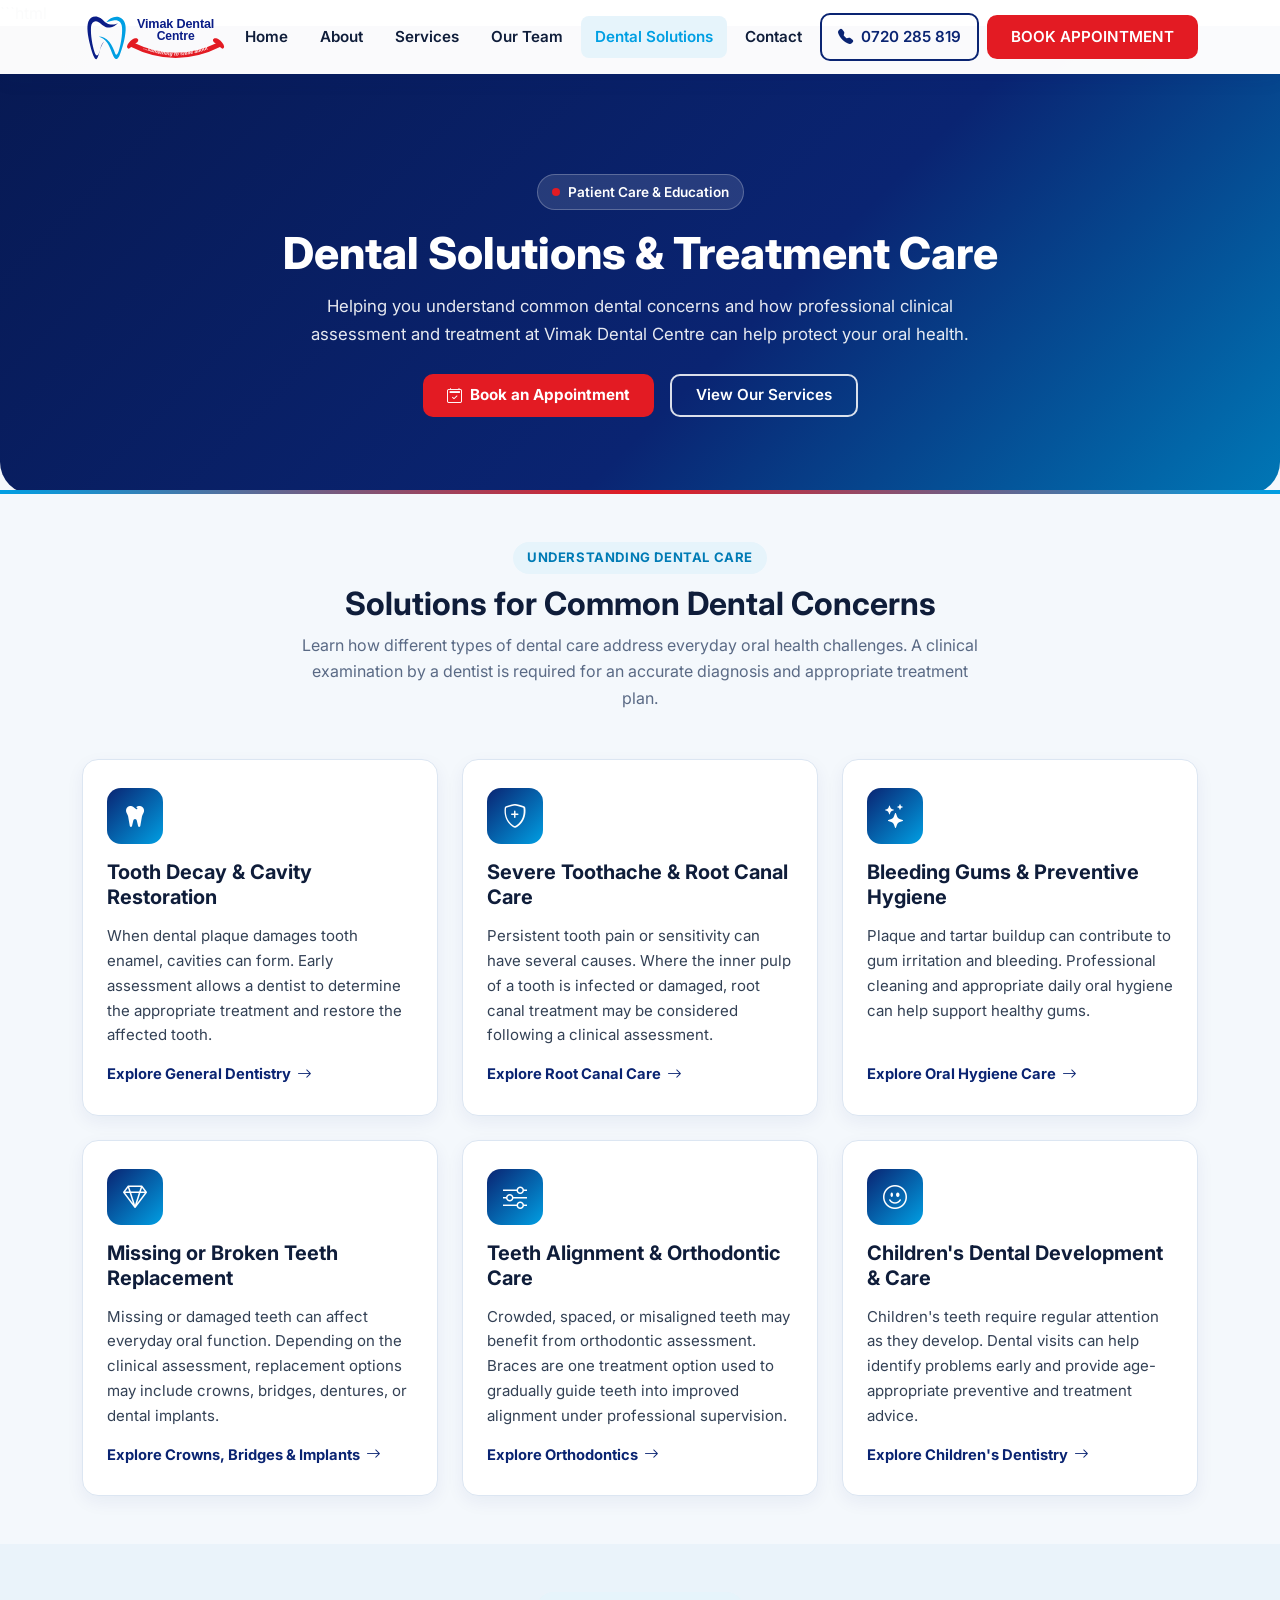
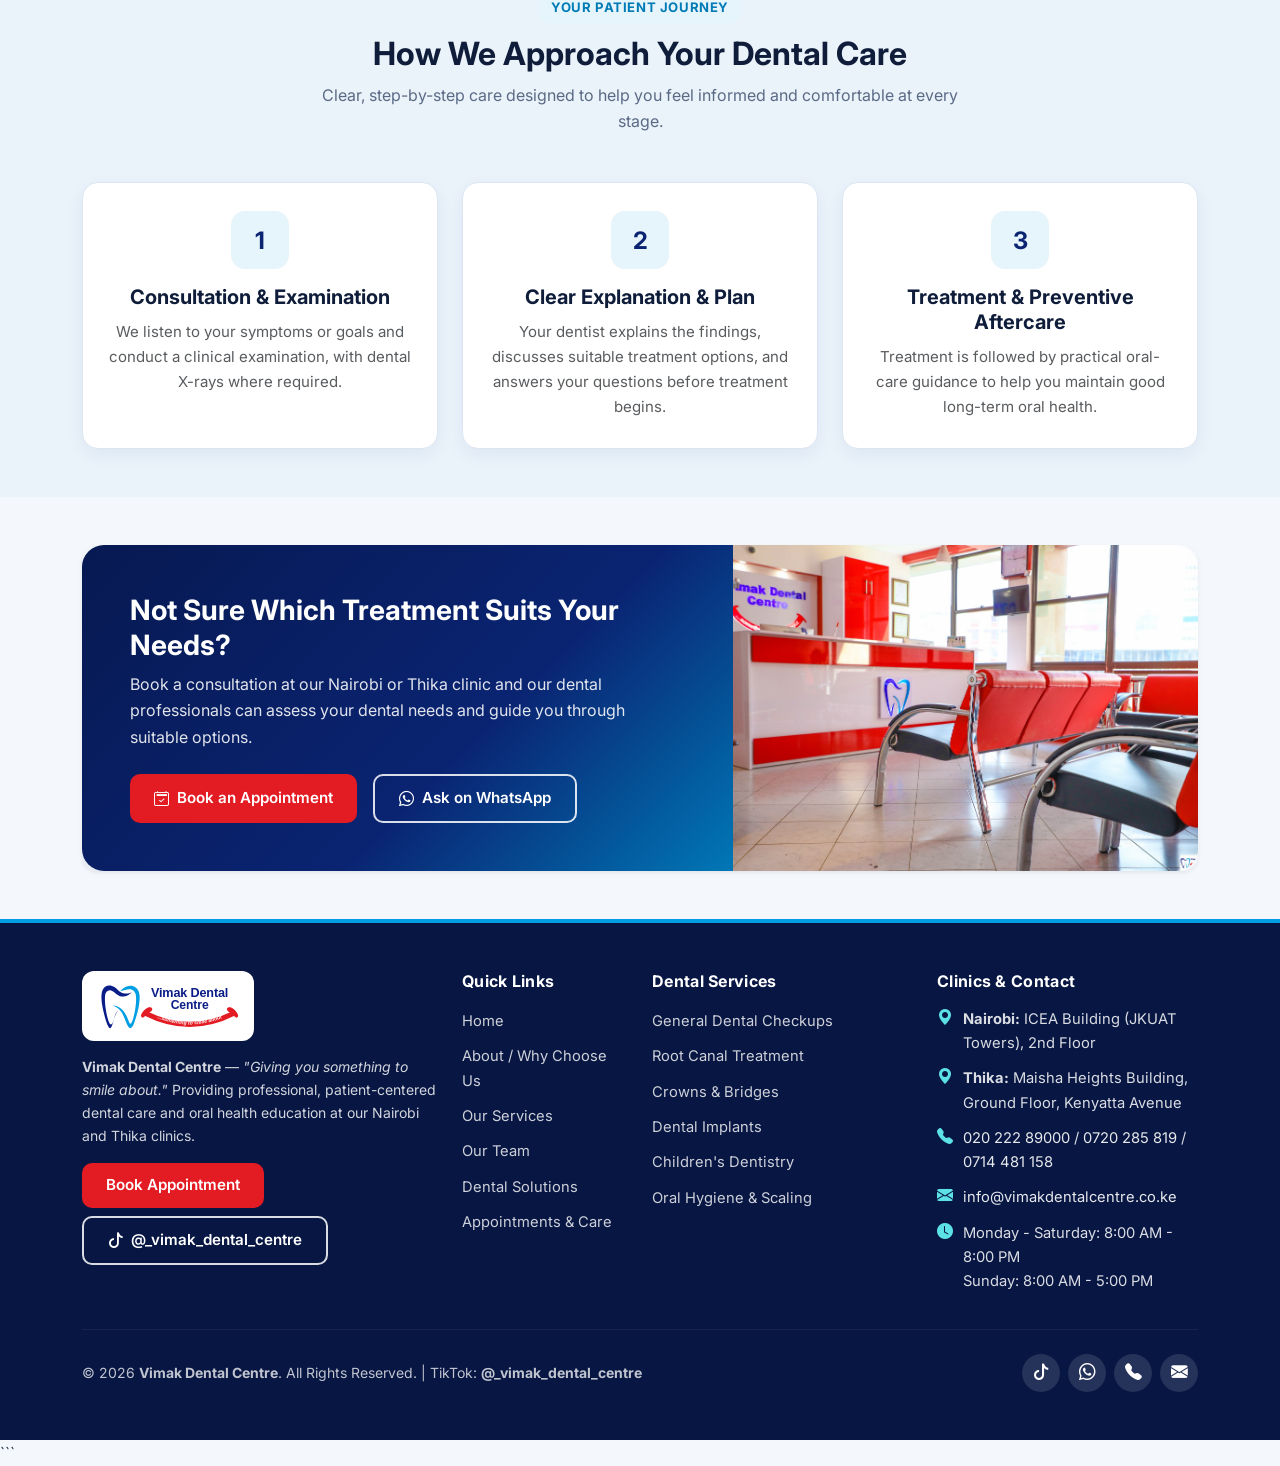
<file: DentalSolutions.html>
```html
<!DOCTYPE html>
<html lang="en">
    <head>
        <meta charset="UTF-8">
        <meta name="viewport" content="width=device-width, initial-scale=1.0">

        <title>Dental Solutions &amp; Treatment Care | Vimak Dental Centre</title>

        <meta name="description"
            content="Understand common dental concerns and how Vimak Dental Centre in Nairobi and Thika provides professional dental treatment and oral health care.">

        <!-- Open Graph Metadata -->
        <meta property="og:title" content="Dental Solutions & Treatment Care | Vimak Dental Centre">
        <meta property="og:description"
            content="Educational guide to dental care solutions at Vimak Dental Centre in Nairobi and Thika.">
        <meta property="og:type" content="website">
        <meta property="og:image" content="img/vimak-logo-hd.png">

        <!-- Bootstrap -->
        <link href="css/bootstrap.min.css" rel="stylesheet">

        <!-- Bootstrap Icons -->
        <link href="https://cdn.jsdelivr.net/npm/bootstrap-icons@1.11.1/font/bootstrap-icons.css" rel="stylesheet">

        <!-- Font Awesome -->
        <link rel="stylesheet"
            href="https://cdnjs.cloudflare.com/ajax/libs/font-awesome/6.4.0/css/all.min.css">

        <!-- Google Fonts -->
        <link rel="preconnect" href="https://fonts.googleapis.com">
        <link rel="preconnect" href="https://fonts.gstatic.com" crossorigin>
        <link
            href="https://fonts.googleapis.com/css2?family=Inter:wght@400;500;600;700;800&family=Roboto:wght@400;500;700&display=swap"
            rel="stylesheet">

        <!-- Custom CSS -->
        <link rel="stylesheet" href="css/Dentalsolutions.css">

        <!-- Favicon -->
        <link rel="shortcut icon" href="img/download (35).png" type="image/png">
    </head>

    <body>

        <!-- =========================================================
             HEADER
        ========================================================== -->
        <header>
            <nav class="navbar main-nav fixed-top navbar-expand-lg"
                aria-label="Main Navigation">

                <div class="container d-flex justify-content-between align-items-center">

                    <!-- Logo -->
                    <a href="index.html"
                        class="brand-logo"
                        aria-label="Vimak Dental Centre Home">

                        <img src="img/vimak-logo.svg"
                            alt="Vimak Dental Centre - Giving you something to smile about"
                            class="brand-logo-img">
                    </a>

                    <!-- Desktop Navigation -->
                    <ul class="nav d-none d-lg-flex align-items-center gap-1">

                        <li class="nav-item">
                            <a class="nav-link" href="index.html">Home</a>
                        </li>

                        <li class="nav-item">
                            <a class="nav-link" href="Whyus.html">About</a>
                        </li>

                        <li class="nav-item">
                            <a class="nav-link" href="service.html">Services</a>
                        </li>

                        <li class="nav-item">
                            <a class="nav-link" href="team.html">Our Team</a>
                        </li>

                        <li class="nav-item">
                            <a class="nav-link active"
                                href="DentalSolutions.html">
                                Dental Solutions
                            </a>
                        </li>

                        <li class="nav-item">
                            <a class="nav-link"
                                href="Pricing.html#contact">
                                Contact
                            </a>
                        </li>

                    </ul>

                    <!-- Desktop Actions -->
                    <div class="d-none d-lg-flex align-items-center gap-2">

                        <a href="tel:+254720285819"
                            class="btn btn-vimak-outline-dark btn-sm px-3">

                            <i class="bi bi-telephone-fill"></i>
                            0720 285 819

                        </a>

                        <a href="Pricing.html#book-appointment"
                            class="btn btn-vimak-red px-4">

                            BOOK APPOINTMENT

                        </a>

                    </div>

                    <!-- Mobile Menu Button -->
                    <button class="navbar-toggler d-lg-none"
                        type="button"
                        data-bs-toggle="offcanvas"
                        data-bs-target="#mobileMenu"
                        aria-controls="mobileMenu"
                        aria-label="Toggle navigation menu">

                        <i class="bi bi-list fs-1"></i>

                    </button>

                </div>
            </nav>

            <!-- =====================================================
                 MOBILE OFFCANVAS MENU
            ====================================================== -->
            <div class="offcanvas offcanvas-end vimak-offcanvas"
                tabindex="-1"
                id="mobileMenu"
                aria-labelledby="mobileMenuLabel">

                <div class="offcanvas-header">

                    <a href="index.html"
                        class="brand-logo"
                        id="mobileMenuLabel">

                        <img src="img/vimak-logo.svg"
                            alt="Vimak Dental Centre Logo"
                            class="brand-logo-img">

                    </a>

                    <button type="button"
                        class="btn-close"
                        data-bs-dismiss="offcanvas"
                        aria-label="Close menu">
                    </button>

                </div>

                <div class="offcanvas-body d-flex flex-column justify-content-between">

                    <div>

                        <ul class="navbar-nav gap-1">

                            <li>
                                <a class="nav-link" href="index.html">
                                    Home
                                </a>
                            </li>

                            <li>
                                <a class="nav-link" href="Whyus.html">
                                    About
                                </a>
                            </li>

                            <li>
                                <a class="nav-link" href="service.html">
                                    Services
                                </a>
                            </li>

                            <li>
                                <a class="nav-link" href="team.html">
                                    Our Team
                                </a>
                            </li>

                            <li>
                                <a class="nav-link active"
                                    href="DentalSolutions.html">
                                    Dental Solutions
                                </a>
                            </li>

                            <li>
                                <a class="nav-link"
                                    href="Pricing.html#contact">
                                    Contact
                                </a>
                            </li>

                        </ul>

                        <div class="d-grid gap-2 mt-4">

                            <a href="Pricing.html#book-appointment"
                                class="btn btn-vimak-red w-100">

                                <i class="bi bi-calendar2-check"></i>
                                BOOK APPOINTMENT

                            </a>

                            <a href="https://wa.me/254720285819?text=Hello%20Vimak%20Dental%20Centre%2C%20I%20would%20like%20to%20book%20an%20appointment."
                                target="_blank"
                                rel="noopener noreferrer"
                                class="btn btn-whatsapp w-100">

                                <i class="bi bi-whatsapp"></i>
                                WHATSAPP US

                            </a>

                            <a href="tel:+254720285819"
                                class="btn btn-vimak-cyan w-100">

                                <i class="bi bi-telephone-fill"></i>
                                CALL 0720 285 819

                            </a>

                        </div>

                    </div>

                    <div class="border-top pt-3 mt-4 small text-muted">

                        <p class="mb-1 fw-bold text-dark">
                            <i class="bi bi-geo-alt-fill text-primary"></i>
                            Nairobi &amp; Thika Clinics
                        </p>

                        <p class="mb-1">
                            Monday - Saturday: 8:00 AM - 8:00 PM
                        </p>

                        <p class="mb-0">
                            Sunday: 8:00 AM - 5:00 PM
                        </p>

                    </div>

                </div>
            </div>
        </header>


        <main>

            <!-- =====================================================
                 HERO SECTION
            ====================================================== -->
            <section class="hero-section d-flex align-items-center">

                <div class="container text-center">

                    <span class="hero-badge">

                        <span class="badge-dot"></span>

                        <span>
                            Patient Care &amp; Education
                        </span>

                    </span>

                    <h1 class="hero-title">
                        Dental Solutions &amp; Treatment Care
                    </h1>

                    <p class="hero-text">
                        Helping you understand common dental concerns and how
                        professional clinical assessment and treatment at
                        Vimak Dental Centre can help protect your oral health.
                    </p>

                    <div class="d-flex flex-wrap justify-content-center gap-3">

                        <a href="Pricing.html#book-appointment"
                            class="btn hero-btn px-4 py-2">

                            <i class="bi bi-calendar2-check"></i>
                            Book an Appointment

                        </a>

                        <a href="service.html"
                            class="btn btn-vimak-outline px-4 py-2">

                            View Our Services

                        </a>

                    </div>

                </div>

            </section>


            <!-- =====================================================
                 DENTAL SOLUTIONS
            ====================================================== -->
            <section class="container py-5">

                <div class="text-center mb-5">

                    <span class="section-tag">
                        Understanding Dental Care
                    </span>

                    <h2 class="fw-bold">
                        Solutions for Common Dental Concerns
                    </h2>

                    <p class="section-subtitle">
                        Learn how different types of dental care address
                        everyday oral health challenges. A clinical
                        examination by a dentist is required for an accurate
                        diagnosis and appropriate treatment plan.
                    </p>

                </div>


                <div class="row g-4">

                    <!-- Tooth Decay -->
                    <div class="col-lg-4 col-md-6">

                        <div class="solution-card">

                            <div class="solution-icon">
                                <i class="fa-solid fa-tooth"></i>
                            </div>

                            <h5 class="fw-bold">
                                Tooth Decay &amp; Cavity Restoration
                            </h5>

                            <p>
                                When dental plaque damages tooth enamel,
                                cavities can form. Early assessment allows
                                a dentist to determine the appropriate
                                treatment and restore the affected tooth.
                            </p>

                            <a href="service.html#general-dentistry"
                                class="solution-link">

                                Explore General Dentistry
                                <i class="bi bi-arrow-right"></i>

                            </a>

                        </div>

                    </div>


                    <!-- Root Canal -->
                    <div class="col-lg-4 col-md-6">

                        <div class="solution-card">

                            <div class="solution-icon">
                                <i class="bi bi-shield-plus"></i>
                            </div>

                            <h5 class="fw-bold">
                                Severe Toothache &amp; Root Canal Care
                            </h5>

                            <p>
                                Persistent tooth pain or sensitivity can
                                have several causes. Where the inner pulp
                                of a tooth is infected or damaged, root canal
                                treatment may be considered following a
                                clinical assessment.
                            </p>

                            <a href="service.html#root-canal"
                                class="solution-link">

                                Explore Root Canal Care
                                <i class="bi bi-arrow-right"></i>

                            </a>

                        </div>

                    </div>


                    <!-- Gum Health -->
                    <div class="col-lg-4 col-md-6">

                        <div class="solution-card">

                            <div class="solution-icon">
                                <i class="bi bi-stars"></i>
                            </div>

                            <h5 class="fw-bold">
                                Bleeding Gums &amp; Preventive Hygiene
                            </h5>

                            <p>
                                Plaque and tartar buildup can contribute to
                                gum irritation and bleeding. Professional
                                cleaning and appropriate daily oral hygiene
                                can help support healthy gums.
                            </p>

                            <a href="service.html#oral-hygiene"
                                class="solution-link">

                                Explore Oral Hygiene Care
                                <i class="bi bi-arrow-right"></i>

                            </a>

                        </div>

                    </div>


                    <!-- Missing Teeth -->
                    <div class="col-lg-4 col-md-6">

                        <div class="solution-card">

                            <div class="solution-icon">
                                <i class="bi bi-gem"></i>
                            </div>

                            <h5 class="fw-bold">
                                Missing or Broken Teeth Replacement
                            </h5>

                            <p>
                                Missing or damaged teeth can affect everyday
                                oral function. Depending on the clinical
                                assessment, replacement options may include
                                crowns, bridges, dentures, or dental implants.
                            </p>

                            <a href="service.html#crowns-bridges"
                                class="solution-link">

                                Explore Crowns, Bridges &amp; Implants
                                <i class="bi bi-arrow-right"></i>

                            </a>

                        </div>

                    </div>


                    <!-- Orthodontics -->
                    <div class="col-lg-4 col-md-6">

                        <div class="solution-card">

                            <div class="solution-icon">
                                <i class="bi bi-sliders"></i>
                            </div>

                            <h5 class="fw-bold">
                                Teeth Alignment &amp; Orthodontic Care
                            </h5>

                            <p>
                                Crowded, spaced, or misaligned teeth may
                                benefit from orthodontic assessment.
                                Braces are one treatment option used to
                                gradually guide teeth into improved alignment
                                under professional supervision.
                            </p>

                            <a href="service.html#cosmetic-orthodontics"
                                class="solution-link">

                                Explore Orthodontics
                                <i class="bi bi-arrow-right"></i>

                            </a>

                        </div>

                    </div>


                    <!-- Children's Dentistry -->
                    <div class="col-lg-4 col-md-6">

                        <div class="solution-card">

                            <div class="solution-icon">
                                <i class="bi bi-emoji-smile"></i>
                            </div>

                            <h5 class="fw-bold">
                                Children's Dental Development &amp; Care
                            </h5>

                            <p>
                                Children's teeth require regular attention
                                as they develop. Dental visits can help
                                identify problems early and provide age-
                                appropriate preventive and treatment advice.
                            </p>

                            <a href="service.html#childrens-dentistry"
                                class="solution-link">

                                Explore Children's Dentistry
                                <i class="bi bi-arrow-right"></i>

                            </a>

                        </div>

                    </div>

                </div>

            </section>


            <!-- =====================================================
                 PATIENT JOURNEY
            ====================================================== -->
            <section class="py-5" style="background: #EAF3FA;">

                <div class="container">

                    <div class="text-center mb-5">

                        <span class="section-tag">
                            Your Patient Journey
                        </span>

                        <h2 class="fw-bold">
                            How We Approach Your Dental Care
                        </h2>

                        <p class="section-subtitle">
                            Clear, step-by-step care designed to help you
                            feel informed and comfortable at every stage.
                        </p>

                    </div>


                    <div class="row g-4">

                        <!-- Step 1 -->
                        <div class="col-md-4">

                            <div class="why-card text-center align-items-center">

                                <div class="service-icon-wrap">
                                    <span class="fw-bold fs-4">1</span>
                                </div>

                                <h5>
                                    Consultation &amp; Examination
                                </h5>

                                <p class="small text-muted mb-0">
                                    We listen to your symptoms or goals and
                                    conduct a clinical examination, with
                                    dental X-rays where required.
                                </p>

                            </div>

                        </div>


                        <!-- Step 2 -->
                        <div class="col-md-4">

                            <div class="why-card text-center align-items-center">

                                <div class="service-icon-wrap">
                                    <span class="fw-bold fs-4">2</span>
                                </div>

                                <h5>
                                    Clear Explanation &amp; Plan
                                </h5>

                                <p class="small text-muted mb-0">
                                    Your dentist explains the findings,
                                    discusses suitable treatment options,
                                    and answers your questions before
                                    treatment begins.
                                </p>

                            </div>

                        </div>


                        <!-- Step 3 -->
                        <div class="col-md-4">

                            <div class="why-card text-center align-items-center">

                                <div class="service-icon-wrap">
                                    <span class="fw-bold fs-4">3</span>
                                </div>

                                <h5>
                                    Treatment &amp; Preventive Aftercare
                                </h5>

                                <p class="small text-muted mb-0">
                                    Treatment is followed by practical
                                    oral-care guidance to help you maintain
                                    good long-term oral health.
                                </p>

                            </div>

                        </div>

                    </div>

                </div>

            </section>


            <!-- =====================================================
                 APPOINTMENT CTA
            ====================================================== -->
            <section class="container my-5">

                <div class="row align-items-stretch g-0 no-gap shadow-sm rounded-4 overflow-hidden">

                    <!-- Text -->
                    <div class="col-md-7">

                        <div class="appointment-box p-5">

                            <h3 class="fw-bold text-white mb-2">
                                Not Sure Which Treatment Suits Your Needs?
                            </h3>

                            <p class="mb-4"
                                style="color: rgba(255,255,255,0.88);">

                                Book a consultation at our Nairobi or Thika
                                clinic and our dental professionals can
                                assess your dental needs and guide you
                                through suitable options.

                            </p>

                            <div class="d-flex flex-wrap gap-3">

                                <a href="Pricing.html#book-appointment"
                                    class="btn btn-vimak-red px-4 fw-semibold">

                                    <i class="bi bi-calendar2-check"></i>
                                    Book an Appointment

                                </a>

                                <a href="https://wa.me/254720285819?text=Hello%20Vimak%20Dental%20Centre%2C%20I%20would%20like%20to%20ask%20about%20a%20dental%20concern."
                                    target="_blank"
                                    rel="noopener noreferrer"
                                    class="btn btn-vimak-outline px-4 fw-semibold">

                                    <i class="bi bi-whatsapp"></i>
                                    Ask on WhatsApp

                                </a>

                            </div>

                        </div>

                    </div>


                    <!-- Verified Vimak Reception Image -->
                    <div class="col-md-5 position-relative">

                        <img src="img/vimak-clinic-reception.jpg"
                            alt="Vimak Dental Centre reception desk and patient waiting area"
                            class="equal-img">

                    </div>

                </div>

            </section>

        </main>


        <!-- =========================================================
             FOOTER
        ========================================================== -->
        <footer class="footer-section py-5 mt-5">

            <div class="container">

                <div class="row g-4">

                    <!-- Brand -->
                    <div class="col-lg-4">

                        <div class="footer-logo-wrap">

                            <img src="img/vimak-logo.svg"
                                alt="Vimak Dental Centre Logo"
                                class="brand-logo-img">

                        </div>

                        <p class="small mb-3"
                            style="color: rgba(255,255,255,0.82);">

                            <strong>Vimak Dental Centre</strong>
                            &mdash;
                            <em>"Giving you something to smile about."</em>

                            Providing professional, patient-centered dental
                            care and oral health education at our Nairobi
                            and Thika clinics.

                        </p>

                        <div class="d-flex flex-wrap gap-2">

                            <a href="Pricing.html#book-appointment"
                                class="btn btn-sm btn-vimak-red">

                                Book Appointment

                            </a>

                            <a href="https://www.tiktok.com/@_vimak_dental_centre"
                                target="_blank"
                                rel="noopener noreferrer"
                                class="btn btn-sm btn-vimak-outline">

                                <i class="bi bi-tiktok"></i>
                                @_vimak_dental_centre

                            </a>

                        </div>

                    </div>


                    <!-- Quick Links -->
                    <div class="col-lg-2 col-md-4">

                        <h6 class="fw-bold mb-3">
                            Quick Links
                        </h6>

                        <ul class="footer-links">

                            <li>
                                <a href="index.html">Home</a>
                            </li>

                            <li>
                                <a href="Whyus.html">
                                    About / Why Choose Us
                                </a>
                            </li>

                            <li>
                                <a href="service.html">
                                    Our Services
                                </a>
                            </li>

                            <li>
                                <a href="team.html">
                                    Our Team
                                </a>
                            </li>

                            <li>
                                <a href="DentalSolutions.html">
                                    Dental Solutions
                                </a>
                            </li>

                            <li>
                                <a href="Pricing.html">
                                    Appointments &amp; Care
                                </a>
                            </li>

                        </ul>

                    </div>


                    <!-- Dental Services -->
                    <div class="col-lg-3 col-md-4">

                        <h6 class="fw-bold mb-3">
                            Dental Services
                        </h6>

                        <ul class="footer-links">

                            <li>
                                <a href="service.html#general-dentistry">
                                    General Dental Checkups
                                </a>
                            </li>

                            <li>
                                <a href="service.html#root-canal">
                                    Root Canal Treatment
                                </a>
                            </li>

                            <li>
                                <a href="service.html#crowns-bridges">
                                    Crowns &amp; Bridges
                                </a>
                            </li>

                            <li>
                                <a href="service.html#dental-implants">
                                    Dental Implants
                                </a>
                            </li>

                            <li>
                                <a href="service.html#childrens-dentistry">
                                    Children's Dentistry
                                </a>
                            </li>

                            <li>
                                <a href="service.html#oral-hygiene">
                                    Oral Hygiene &amp; Scaling
                                </a>
                            </li>

                        </ul>

                    </div>


                    <!-- Contact -->
                    <div class="col-lg-3 col-md-4">

                        <h6 class="fw-bold mb-3">
                            Clinics &amp; Contact
                        </h6>

                        <ul class="footer-contact">

                            <li>

                                <i class="bi bi-geo-alt-fill"></i>

                                <span>
                                    <strong>Nairobi:</strong>
                                    ICEA Building (JKUAT Towers),
                                    2nd Floor
                                </span>

                            </li>

                            <li>

                                <i class="bi bi-geo-alt-fill"></i>

                                <span>
                                    <strong>Thika:</strong>
                                    Maisha Heights Building,
                                    Ground Floor, Kenyatta Avenue
                                </span>

                            </li>

                            <li>

                                <i class="bi bi-telephone-fill"></i>

                                <span>

                                    <a href="tel:+2542022289000">
                                        020 222 89000
                                    </a>
                                    /

                                    <a href="tel:+254720285819">
                                        0720 285 819
                                    </a>
                                    /

                                    <a href="tel:+254714481158">
                                        0714 481 158
                                    </a>

                                </span>

                            </li>

                            <li>

                                <i class="bi bi-envelope-fill"></i>

                                <a href="mailto:info@vimakdentalcentre.co.ke">
                                    info@vimakdentalcentre.co.ke
                                </a>

                            </li>

                            <li>

                                <i class="bi bi-clock-fill"></i>

                                <span>
                                    Monday - Saturday:
                                    8:00 AM - 8:00 PM
                                    <br>
                                    Sunday:
                                    8:00 AM - 5:00 PM
                                </span>

                            </li>

                        </ul>

                    </div>

                </div>


                <hr class="my-4 border-light border-opacity-25">


                <!-- Footer Bottom -->
                <div class="d-flex justify-content-between align-items-center flex-wrap gap-3">

                    <small style="color: rgba(255,255,255,0.75);">

                        &copy; 2026
                        <strong>Vimak Dental Centre</strong>.
                        All Rights Reserved.
                        |
                        TikTok:
                        <strong>@_vimak_dental_centre</strong>

                    </small>


                    <div class="social-icons d-flex gap-2">

                        <a href="https://www.tiktok.com/@_vimak_dental_centre"
                            target="_blank"
                            rel="noopener noreferrer"
                            aria-label="Vimak Dental Centre on TikTok">

                            <i class="bi bi-tiktok"></i>

                        </a>

                        <a href="https://wa.me/254720285819"
                            target="_blank"
                            rel="noopener noreferrer"
                            aria-label="WhatsApp Vimak Dental Centre">

                            <i class="bi bi-whatsapp"></i>

                        </a>

                        <a href="tel:+254720285819"
                            aria-label="Call Vimak Dental Centre">

                            <i class="bi bi-telephone-fill"></i>

                        </a>

                        <a href="mailto:info@vimakdentalcentre.co.ke"
                            aria-label="Email Vimak Dental Centre">

                            <i class="bi bi-envelope-fill"></i>

                        </a>

                    </div>

                </div>

            </div>

        </footer>


        <!-- =========================================================
             MOBILE QUICK ACTION BAR
        ========================================================== -->
        <div class="mobile-sticky-bar"
            aria-label="Quick Mobile Actions">

            <a href="tel:+254720285819"
                class="btn btn-sm btn-primary flex-fill py-2">

                <i class="bi bi-telephone-fill"></i>
                Call

            </a>

            <a href="https://wa.me/254720285819?text=Hello%20Vimak%20Dental%20Centre%2C%20I%20would%20like%20to%20book%20an%20appointment."
                target="_blank"
                rel="noopener noreferrer"
                class="btn btn-sm btn-whatsapp flex-fill py-2">

                <i class="bi bi-whatsapp"></i>
                WhatsApp

            </a>

            <a href="Pricing.html#book-appointment"
                class="btn btn-sm btn-vimak-red flex-fill py-2">

                <i class="bi bi-calendar2-check"></i>
                Book

            </a>

        </div>


        <!-- Bootstrap JS -->
        <script src="js/bootstrap.bundle.min.js"></script>

        <!-- Custom JS -->
        <script src="js/main.js"></script>

    </body>
</html>
```
</file>
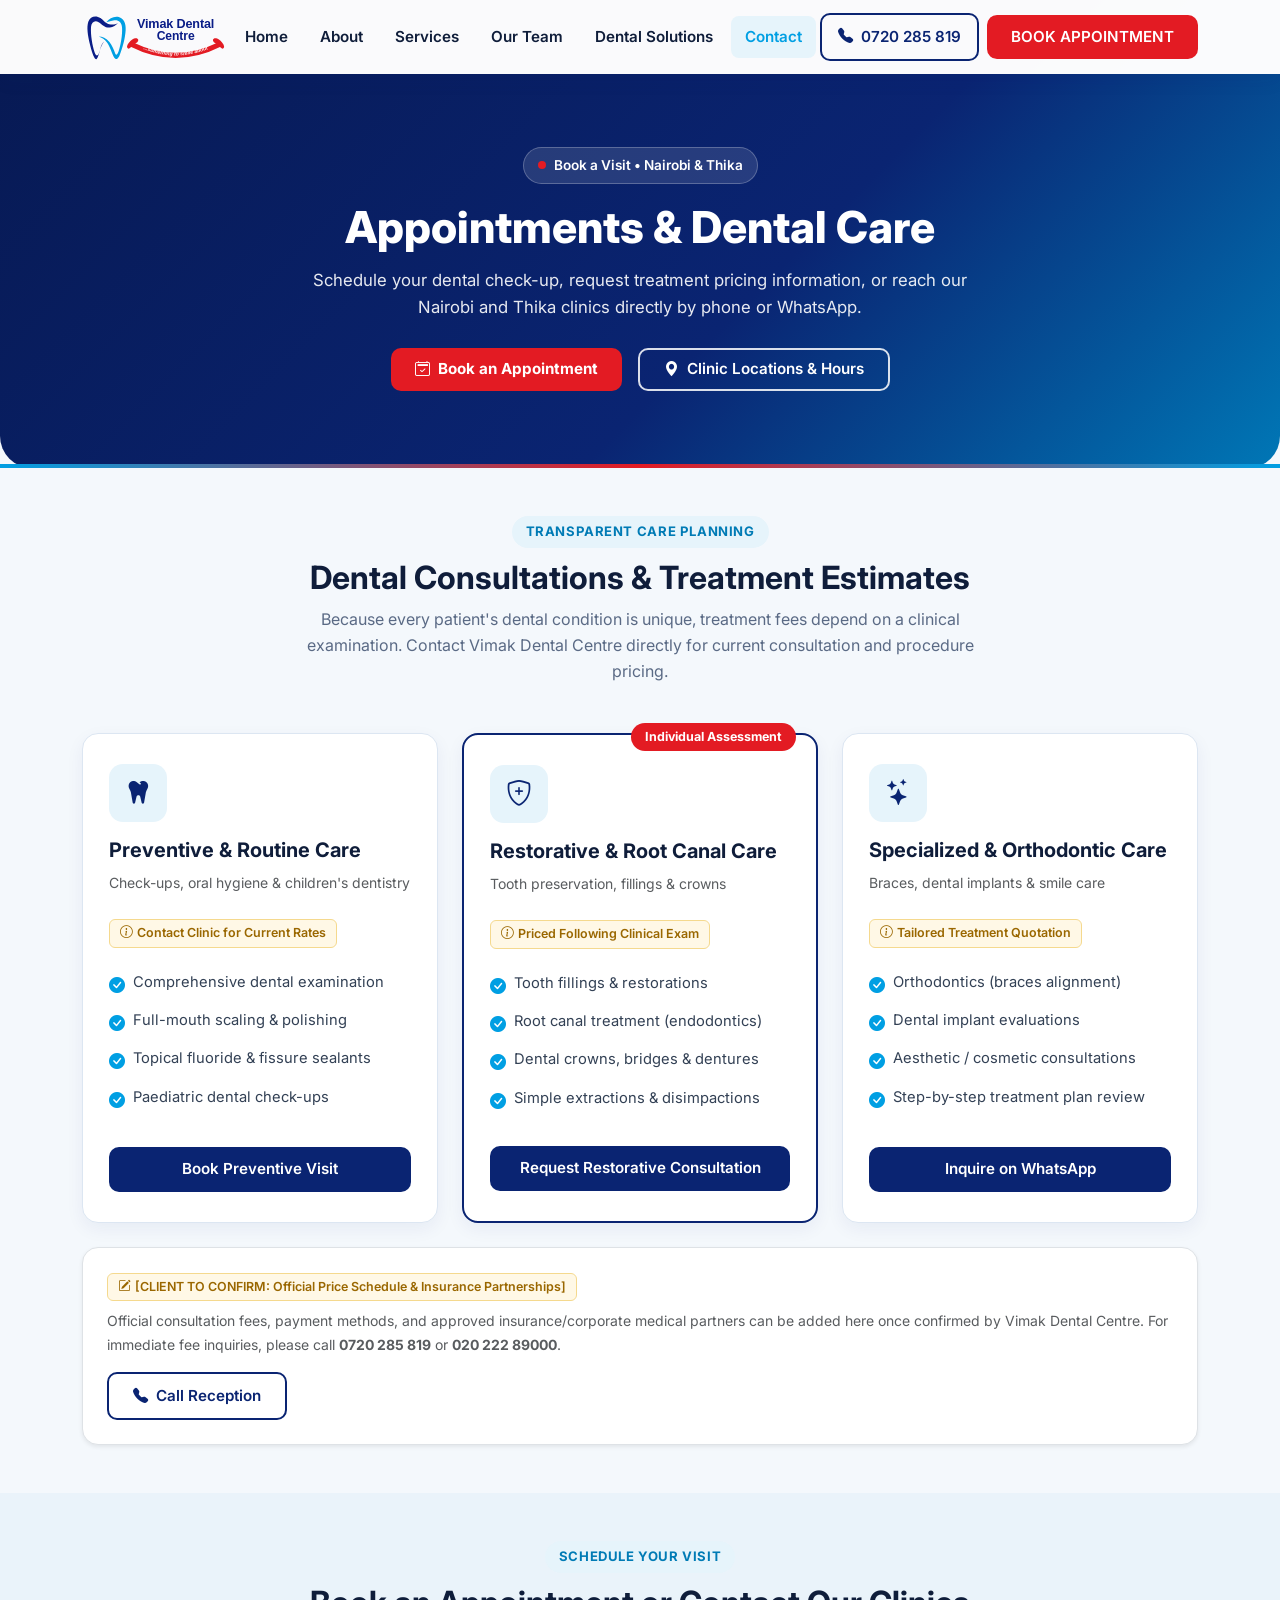
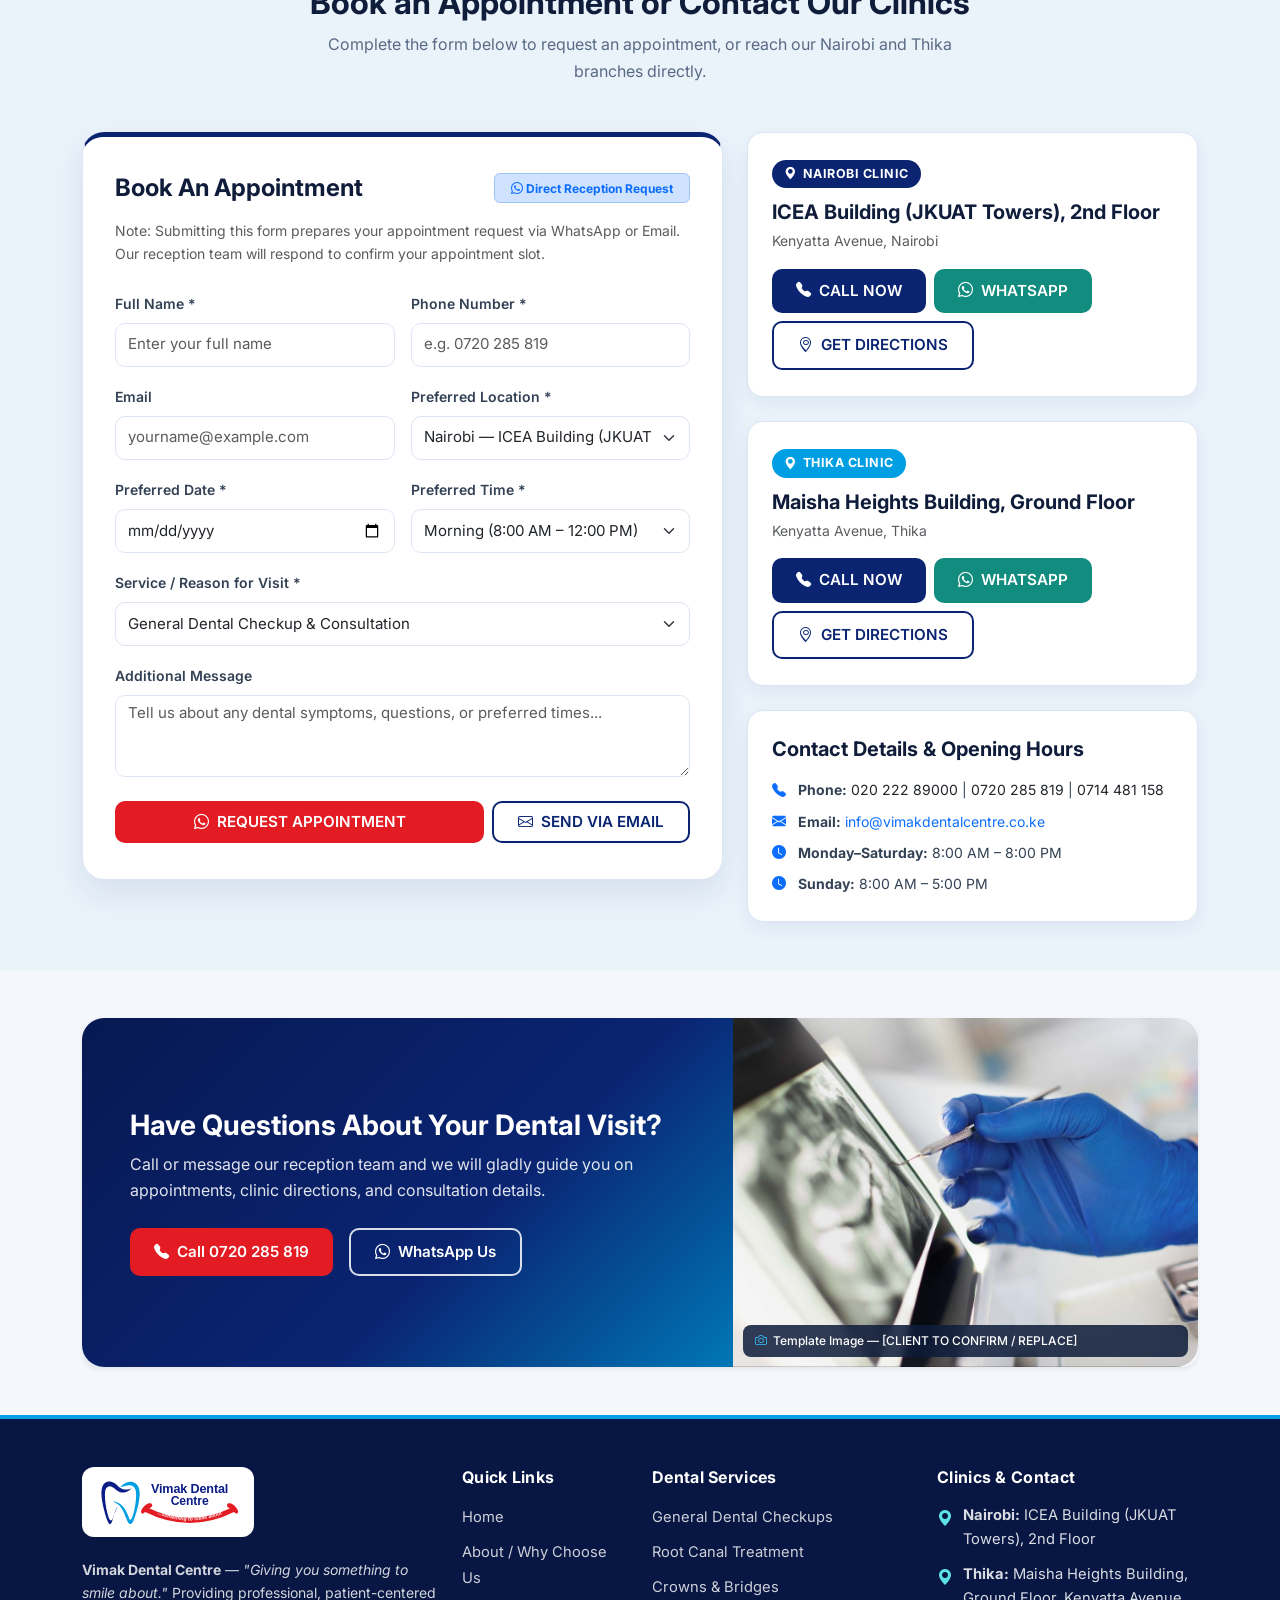
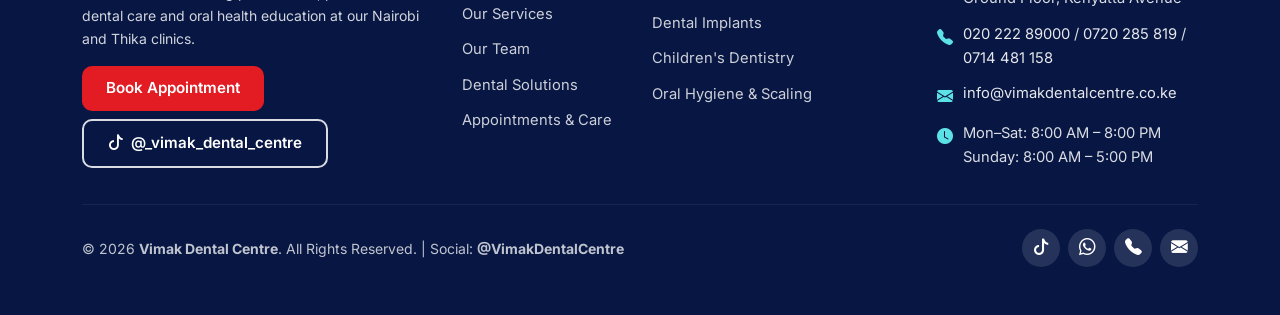
<file: Pricing.html>
<!DOCTYPE html>
<html lang="en">
    <head>
        <meta charset="UTF-8">
        <meta name="viewport" content="width=device-width, initial-scale=1.0">
        <title>Appointments &amp; Dental Care | Contact Vimak Dental Centre</title>
        <meta name="description"
            content="Book a dental appointment or contact Vimak Dental Centre in Nairobi (ICEA Building) and Thika (Maisha Heights). Request treatment pricing and consultation details.">

        <!-- Open Graph Metadata -->
        <meta property="og:title" content="Appointments & Dental Care | Vimak Dental Centre">
        <meta property="og:description"
            content="Book an appointment or contact Vimak Dental Centre in Nairobi and Thika. Open Monday–Saturday 8:00 AM–8:00 PM and Sunday 8:00 AM–5:00 PM.">
        <meta property="og:type" content="website">
        <meta property="og:image" content="img/vimak-logo-hd.png">

        <!-- Bootstrap -->
        <link href="css/bootstrap.min.css" rel="stylesheet">

        <!-- Bootstrap Icons -->
        <link href="https://cdn.jsdelivr.net/npm/bootstrap-icons@1.11.1/font/bootstrap-icons.css" rel="stylesheet">

        <!-- Font Awesome -->
        <link rel="stylesheet" href="https://cdnjs.cloudflare.com/ajax/libs/font-awesome/6.4.0/css/all.min.css">

        <!-- Google Fonts -->
        <link rel="preconnect" href="https://fonts.googleapis.com" />
        <link rel="preconnect" href="https://fonts.gstatic.com" crossorigin />
        <link href="https://fonts.googleapis.com/css2?family=Inter:wght@400;500;600;700;800&family=Roboto:wght@400;500;700&display=swap" rel="stylesheet" />

        <!-- Custom CSS -->
        <link rel="stylesheet" href="css/pricing.css">

        <link rel="shortcut icon" href="img/download (35).png" type="image/png">
    </head>
    <body>
        <!-- Header Section -->
        <header>
            <nav class="navbar main-nav fixed-top navbar-expand-lg" aria-label="Main Navigation">
                <div class="container d-flex justify-content-between align-items-center">

                    <!-- Logo -->
                    <a href="index.html" class="brand-logo" aria-label="Vimak Dental Centre Home">
                        <img src="img/vimak-logo.svg" alt="Vimak Dental Centre - Something to smile about" class="brand-logo-img">
                    </a>

                    <!-- Desktop Menu -->
                    <ul class="nav d-none d-lg-flex align-items-center gap-1">
                        <li class="nav-item"><a class="nav-link" href="index.html">Home</a></li>
                        <li class="nav-item"><a class="nav-link" href="Whyus.html">About</a></li>
                        <li class="nav-item"><a class="nav-link" href="service.html">Services</a></li>
                        <li class="nav-item"><a class="nav-link" href="team.html">Our Team</a></li>
                        <li class="nav-item"><a class="nav-link" href="DentalSolutions.html">Dental Solutions</a></li>
                        <li class="nav-item"><a class="nav-link active" href="Pricing.html#contact">Contact</a></li>
                    </ul>

                    <div class="d-none d-lg-flex align-items-center gap-2">
                        <a href="tel:+254720285819" class="btn btn-vimak-outline-dark btn-sm px-3">
                            <i class="bi bi-telephone-fill"></i> 0720 285 819
                        </a>
                        <a href="#book-appointment" class="btn btn-vimak-red px-4">
                            BOOK APPOINTMENT
                        </a>
                    </div>

                    <!-- Burger Button (Mobile Only) -->
                    <button class="navbar-toggler d-lg-none"
                        type="button"
                        data-bs-toggle="offcanvas"
                        data-bs-target="#mobileMenu"
                        aria-controls="mobileMenu"
                        aria-label="Toggle navigation menu">
                        <i class="bi bi-list fs-1"></i>
                    </button>

                </div>
            </nav>

            <!-- Offcanvas Mobile Menu -->
            <div class="offcanvas offcanvas-end vimak-offcanvas" tabindex="-1" id="mobileMenu" aria-labelledby="mobileMenuLabel">
                <div class="offcanvas-header">
                    <a href="index.html" class="brand-logo" id="mobileMenuLabel">
                        <img src="img/vimak-logo.svg" alt="Vimak Dental Centre Logo" class="brand-logo-img">
                    </a>
                    <button type="button" class="btn-close" data-bs-dismiss="offcanvas" aria-label="Close menu"></button>
                </div>

                <div class="offcanvas-body d-flex flex-column justify-content-between">
                    <div>
                        <ul class="navbar-nav gap-1">
                            <li><a class="nav-link" href="index.html">Home</a></li>
                            <li><a class="nav-link" href="Whyus.html">About</a></li>
                            <li><a class="nav-link" href="service.html">Services</a></li>
                            <li><a class="nav-link" href="team.html">Our Team</a></li>
                            <li><a class="nav-link" href="DentalSolutions.html">Dental Solutions</a></li>
                            <li><a class="nav-link active" href="Pricing.html#contact">Contact</a></li>
                        </ul>

                        <div class="d-grid gap-2 mt-4">
                            <a href="#book-appointment" class="btn btn-vimak-red w-100">
                                <i class="bi bi-calendar2-check"></i> BOOK APPOINTMENT
                            </a>
                            <a href="https://wa.me/254720285819?text=Hello%20Vimak%20Dental%20Centre%2C%20I%20would%20like%20to%20book%20an%20appointment."
                                target="_blank" rel="noopener noreferrer" class="btn btn-whatsapp w-100">
                                <i class="bi bi-whatsapp"></i> WHATSAPP US
                            </a>
                            <a href="tel:+254720285819" class="btn btn-vimak-cyan w-100">
                                <i class="bi bi-telephone-fill"></i> CALL 0720 285 819
                            </a>
                        </div>
                    </div>

                    <div class="border-top pt-3 mt-4 small text-muted">
                        <p class="mb-1 fw-bold text-dark"><i class="bi bi-geo-alt-fill text-primary"></i> Nairobi &amp; Thika Clinics</p>
                        <p class="mb-1">Mon–Sat: 8:00 AM – 8:00 PM</p>
                        <p class="mb-0">Sunday: 8:00 AM – 5:00 PM</p>
                    </div>
                </div>
            </div>
        </header>

        <main>
            <!-- Hero Section -->
            <section class="hero-section d-flex align-items-center">
                <div class="container text-center">
                    <span class="hero-badge">
                        <span class="badge-dot"></span>
                        <span>Book a Visit &bull; Nairobi &amp; Thika</span>
                    </span>

                    <h1 class="hero-title">
                        Appointments &amp; Dental Care
                    </h1>

                    <p class="hero-text">
                        Schedule your dental check-up, request treatment pricing information, or reach our Nairobi and Thika clinics directly by phone or WhatsApp.
                    </p>

                    <div class="d-flex flex-wrap justify-content-center gap-3">
                        <a href="#book-appointment" class="btn hero-btn px-4 py-2">
                            <i class="bi bi-calendar2-check"></i> Book an Appointment
                        </a>
                        <a href="#contact" class="btn btn-vimak-outline px-4 py-2">
                            <i class="bi bi-geo-alt-fill"></i> Clinic Locations &amp; Hours
                        </a>
                    </div>
                </div>
            </section>

            <!-- How Dental Care & Treatment Pricing Works -->
            <section class="container py-5">
                <div class="text-center mb-5">
                    <span class="section-tag">Transparent Care Planning</span>
                    <h2 class="fw-bold">Dental Consultations &amp; Treatment Estimates</h2>
                    <p class="section-subtitle">
                        Because every patient's dental condition is unique, treatment fees depend on a clinical examination. Contact Vimak Dental Centre directly for current consultation and procedure pricing.
                    </p>
                </div>

                <div class="row g-4">

                    <!-- Care Card 1: Preventive & Routine Visits -->
                    <div class="col-md-4">
                        <div class="price-card">
                            <div class="service-icon-wrap">
                                <i class="fa-solid fa-tooth"></i>
                            </div>
                            <h5 class="fw-bold">Preventive &amp; Routine Care</h5>
                            <p class="text-muted small">Check-ups, oral hygiene &amp; children's dentistry</p>

                            <div class="my-2">
                                <span class="client-confirm-tag"><i class="bi bi-info-circle"></i> Contact Clinic for Current Rates</span>
                            </div>

                            <ul class="price-list">
                                <li><i class="bi bi-check-circle-fill"></i> Comprehensive dental examination</li>
                                <li><i class="bi bi-check-circle-fill"></i> Full-mouth scaling &amp; polishing</li>
                                <li><i class="bi bi-check-circle-fill"></i> Topical fluoride &amp; fissure sealants</li>
                                <li><i class="bi bi-check-circle-fill"></i> Paediatric dental check-ups</li>
                            </ul>

                            <a href="#book-appointment" class="btn price-btn">Book Preventive Visit</a>
                        </div>
                    </div>

                    <!-- Care Card 2: Restorative & Endodontic Care -->
                    <div class="col-md-4">
                        <div class="price-card popular">
                            <span class="badge-popular">Individual Assessment</span>

                            <div class="service-icon-wrap">
                                <i class="bi bi-shield-plus"></i>
                            </div>
                            <h5 class="fw-bold">Restorative &amp; Root Canal Care</h5>
                            <p class="text-muted small">Tooth preservation, fillings &amp; crowns</p>

                            <div class="my-2">
                                <span class="client-confirm-tag"><i class="bi bi-info-circle"></i> Priced Following Clinical Exam</span>
                            </div>

                            <ul class="price-list">
                                <li><i class="bi bi-check-circle-fill"></i> Tooth fillings &amp; restorations</li>
                                <li><i class="bi bi-check-circle-fill"></i> Root canal treatment (endodontics)</li>
                                <li><i class="bi bi-check-circle-fill"></i> Dental crowns, bridges &amp; dentures</li>
                                <li><i class="bi bi-check-circle-fill"></i> Simple extractions &amp; disimpactions</li>
                            </ul>

                            <a href="#book-appointment" class="btn price-btn">Request Restorative Consultation</a>
                        </div>
                    </div>

                    <!-- Care Card 3: Orthodontics, Implants & Aesthetic Care -->
                    <div class="col-md-4">
                        <div class="price-card">
                            <div class="service-icon-wrap">
                                <i class="bi bi-stars"></i>
                            </div>
                            <h5 class="fw-bold">Specialized &amp; Orthodontic Care</h5>
                            <p class="text-muted small">Braces, dental implants &amp; smile care</p>

                            <div class="my-2">
                                <span class="client-confirm-tag"><i class="bi bi-info-circle"></i> Tailored Treatment Quotation</span>
                            </div>

                            <ul class="price-list">
                                <li><i class="bi bi-check-circle-fill"></i> Orthodontics (braces alignment)</li>
                                <li><i class="bi bi-check-circle-fill"></i> Dental implant evaluations</li>
                                <li><i class="bi bi-check-circle-fill"></i> Aesthetic / cosmetic consultations</li>
                                <li><i class="bi bi-check-circle-fill"></i> Step-by-step treatment plan review</li>
                            </ul>

                            <a href="https://wa.me/254720285819?text=Hello%20Vimak%20Dental%20Centre%2C%20I%20would%20like%20to%20inquire%20about%20consultation%20and%20treatment%20pricing."
                                target="_blank" rel="noopener noreferrer" class="btn price-btn">Inquire on WhatsApp</a>
                        </div>
                    </div>

                </div>

                <!-- Client Confirmation Notice for Official Tariffs / Insurance -->
                <div class="p-4 rounded-4 bg-white border mt-4 shadow-sm">
                    <div class="d-flex flex-wrap align-items-center justify-content-between gap-3">
                        <div>
                            <span class="client-confirm-tag mb-2"><i class="bi bi-pencil-square"></i> [CLIENT TO CONFIRM: Official Price Schedule &amp; Insurance Partnerships]</span>
                            <p class="small text-muted mb-0">
                                Official consultation fees, payment methods, and approved insurance/corporate medical partners can be added here once confirmed by Vimak Dental Centre. For immediate fee inquiries, please call <strong>0720 285 819</strong> or <strong>020 222 89000</strong>.
                            </p>
                        </div>
                        <a href="tel:+254720285819" class="btn btn-sm btn-vimak-outline-dark">
                            <i class="bi bi-telephone-fill"></i> Call Reception
                        </a>
                    </div>
                </div>
            </section>

            <!-- Book Appointment & Clinic Contact Section -->
            <section class="py-5" style="background: #EAF3FA;" id="book-appointment">
                <div class="container">
                    <div class="text-center mb-5">
                        <span class="section-tag">Schedule Your Visit</span>
                        <h2 class="fw-bold">Book an Appointment or Contact Our Clinics</h2>
                        <p class="section-subtitle">
                            Complete the form below to request an appointment, or reach our Nairobi and Thika branches directly.
                        </p>
                    </div>

                    <div class="row g-4 align-items-start">
                        <!-- Appointment Form -->
                        <div class="col-lg-7">
                            <div class="booking-card">
                                <div class="d-flex flex-wrap justify-content-between align-items-center mb-3">
                                    <h4 class="fw-bold mb-0">Book An Appointment</h4>
                                    <span class="badge bg-primary-subtle text-primary border border-primary-subtle px-3 py-2">
                                        <i class="bi bi-whatsapp"></i> Direct Reception Request
                                    </span>
                                </div>
                                <p class="text-muted small mb-4">
                                    Note: Submitting this form prepares your appointment request via WhatsApp or Email. Our reception team will respond to confirm your appointment slot.
                                </p>

                                <form id="vimakAppointmentForm">
                                    <div class="row g-3">
                                        <div class="col-md-6">
                                            <label for="appFullName" class="form-label fw-semibold small">Full Name *</label>
                                            <input type="text" id="appFullName" class="form-control form-field"
                                                placeholder="Enter your full name" required>
                                        </div>

                                        <div class="col-md-6">
                                            <label for="appPhone" class="form-label fw-semibold small">Phone Number *</label>
                                            <input type="tel" id="appPhone" class="form-control form-field"
                                                placeholder="e.g. 0720 285 819" required>
                                        </div>

                                        <div class="col-md-6">
                                            <label for="appEmail" class="form-label fw-semibold small">Email</label>
                                            <input type="email" id="appEmail" class="form-control form-field"
                                                placeholder="yourname@example.com">
                                        </div>

                                        <div class="col-md-6">
                                            <label for="appLocation" class="form-label fw-semibold small">Preferred Location *</label>
                                            <select id="appLocation" class="form-select form-field" required>
                                                <option value="Nairobi Clinic — ICEA Building (JKUAT Towers), 2nd Floor">Nairobi — ICEA Building (JKUAT Towers), 2nd Floor</option>
                                                <option value="Thika Clinic — Maisha Heights Building, Ground Floor">Thika — Maisha Heights Building, Ground Floor</option>
                                            </select>
                                        </div>

                                        <div class="col-md-6">
                                            <label for="appDate" class="form-label fw-semibold small">Preferred Date *</label>
                                            <input type="date" id="appDate" class="form-control form-field" required>
                                        </div>

                                        <div class="col-md-6">
                                            <label for="appTime" class="form-label fw-semibold small">Preferred Time *</label>
                                            <select id="appTime" class="form-select form-field" required>
                                                <option value="Morning (8:00 AM - 12:00 PM)">Morning (8:00 AM – 12:00 PM)</option>
                                                <option value="Afternoon (12:00 PM - 4:00 PM)">Afternoon (12:00 PM – 4:00 PM)</option>
                                                <option value="Evening (4:00 PM - 8:00 PM, Mon-Sat)">Evening (4:00 PM – 8:00 PM, Mon–Sat)</option>
                                            </select>
                                        </div>

                                        <div class="col-12">
                                            <label for="appService" class="form-label fw-semibold small">Service / Reason for Visit *</label>
                                            <select id="appService" class="form-select form-field" required>
                                                <option value="General Dental Checkup & Consultation">General Dental Checkup &amp; Consultation</option>
                                                <option value="Root Canal Treatment">Root Canal Treatment</option>
                                                <option value="Oral Hygiene (Scaling & Polishing)">Oral Hygiene (Scaling &amp; Polishing)</option>
                                                <option value="Crowns, Bridges & Dentures">Crowns, Bridges &amp; Prosthetics</option>
                                                <option value="Dental Implants Consultation">Dental Implants Consultation</option>
                                                <option value="Children's Dentistry">Children's Dentistry</option>
                                                <option value="Orthodontics (Braces)">Orthodontics (Braces)</option>
                                                <option value="Toothache / Urgent Dental Assessment">Toothache / Urgent Dental Assessment</option>
                                                <option value="Treatment Pricing Inquiry">Treatment Pricing Inquiry</option>
                                            </select>
                                        </div>

                                        <div class="col-12">
                                            <label for="appMessage" class="form-label fw-semibold small">Additional Message</label>
                                            <textarea id="appMessage" rows="3" class="form-control form-field"
                                                placeholder="Tell us about any dental symptoms, questions, or preferred times..."></textarea>
                                        </div>

                                        <div class="col-12 d-flex flex-wrap gap-2 pt-2">
                                            <button type="submit" class="btn btn-vimak-red px-4 py-2 flex-grow-1">
                                                <i class="bi bi-whatsapp"></i> REQUEST APPOINTMENT
                                            </button>
                                            <button type="button" id="sendAppointmentEmailBtn" class="btn btn-vimak-outline-dark px-4 py-2">
                                                <i class="bi bi-envelope"></i> SEND VIA EMAIL
                                            </button>
                                        </div>
                                    </div>
                                </form>

                                <div id="appointmentFormFeedback" class="d-none"></div>
                            </div>
                        </div>

                        <!-- Clinic Locations & Contact Info -->
                        <div class="col-lg-5" id="contact">
                            <div class="d-flex flex-column gap-4">

                                <!-- Nairobi Clinic -->
                                <div class="location-card">
                                    <span class="location-badge"><i class="bi bi-geo-alt-fill"></i> NAIROBI CLINIC</span>
                                    <h5 class="fw-bold mb-1">ICEA Building (JKUAT Towers), 2nd Floor</h5>
                                    <p class="text-muted small mb-3">Kenyatta Avenue, Nairobi</p>
                                    <div class="d-flex flex-wrap gap-2">
                                        <a href="tel:+2542022289000" class="btn btn-sm btn-primary">
                                            <i class="bi bi-telephone-fill"></i> CALL NOW
                                        </a>
                                        <a href="https://wa.me/254720285819?text=Hello%20Vimak%20Dental%20Centre%20(Nairobi%20Branch)%2C%20I%20would%20like%20to%20book%20an%20appointment."
                                            target="_blank" rel="noopener noreferrer" class="btn btn-sm btn-whatsapp">
                                            <i class="bi bi-whatsapp"></i> WHATSAPP
                                        </a>
                                        <a href="https://www.google.com/maps/search/?api=1&query=ICEA+Building+JKUAT+Towers+Kenyatta+Avenue+Nairobi"
                                            target="_blank" rel="noopener noreferrer" class="btn btn-sm btn-vimak-outline-dark">
                                            <i class="bi bi-geo-alt"></i> GET DIRECTIONS
                                        </a>
                                    </div>
                                </div>

                                <!-- Thika Clinic -->
                                <div class="location-card">
                                    <span class="location-badge" style="background: var(--blueMid);"><i class="bi bi-geo-alt-fill"></i> THIKA CLINIC</span>
                                    <h5 class="fw-bold mb-1">Maisha Heights Building, Ground Floor</h5>
                                    <p class="text-muted small mb-3">Kenyatta Avenue, Thika</p>
                                    <div class="d-flex flex-wrap gap-2">
                                        <a href="tel:+254720285819" class="btn btn-sm btn-primary">
                                            <i class="bi bi-telephone-fill"></i> CALL NOW
                                        </a>
                                        <a href="https://wa.me/254720285819?text=Hello%20Vimak%20Dental%20Centre%20(Thika%20Branch)%2C%20I%20would%20like%20to%20book%20an%20appointment."
                                            target="_blank" rel="noopener noreferrer" class="btn btn-sm btn-whatsapp">
                                            <i class="bi bi-whatsapp"></i> WHATSAPP
                                        </a>
                                        <a href="https://www.google.com/maps/search/?api=1&query=Maisha+Heights+Building+Kenyatta+Avenue+Thika"
                                            target="_blank" rel="noopener noreferrer" class="btn btn-sm btn-vimak-outline-dark">
                                            <i class="bi bi-geo-alt"></i> GET DIRECTIONS
                                        </a>
                                    </div>
                                </div>

                                <!-- Phone, Email & Opening Hours -->
                                <div class="location-card">
                                    <h5 class="fw-bold mb-3">Contact Details &amp; Opening Hours</h5>
                                    <ul class="list-unstyled small mb-0">
                                        <li class="mb-2">
                                            <i class="bi bi-telephone-fill text-primary me-2"></i>
                                            <strong>Phone:</strong>
                                            <a href="tel:+2542022289000" class="text-decoration-none text-dark">020 222 89000</a> |
                                            <a href="tel:+254720285819" class="text-decoration-none text-dark">0720 285 819</a> |
                                            <a href="tel:+254714481158" class="text-decoration-none text-dark">0714 481 158</a>
                                        </li>
                                        <li class="mb-2">
                                            <i class="bi bi-envelope-fill text-primary me-2"></i>
                                            <strong>Email:</strong>
                                            <a href="mailto:info@vimakdentalcentre.co.ke" class="text-decoration-none text-primary">info@vimakdentalcentre.co.ke</a>
                                        </li>
                                        <li class="mb-2">
                                            <i class="bi bi-clock-fill text-primary me-2"></i>
                                            <strong>Monday–Saturday:</strong> 8:00 AM – 8:00 PM
                                        </li>
                                        <li class="mb-0">
                                            <i class="bi bi-clock-fill text-primary me-2"></i>
                                            <strong>Sunday:</strong> 8:00 AM – 5:00 PM
                                        </li>
                                    </ul>
                                </div>

                            </div>
                        </div>
                    </div>
                </div>
            </section>

            <!-- Bottom Banner Section (Preserved from Template) -->
            <section class="container my-5">
                <div class="row align-items-stretch g-0 no-gap shadow-sm rounded-4 overflow-hidden">

                    <!-- Text Column -->
                    <div class="col-md-7">
                        <div class="appointment-box p-5">
                            <h3 class="fw-bold text-white mb-2">
                                Have Questions About Your Dental Visit?
                            </h3>
                            <p class="mb-4" style="color: rgba(255,255,255,0.88);">
                                Call or message our reception team and we will gladly guide you on appointments, clinic directions, and consultation details.
                            </p>
                            <div class="d-flex flex-wrap gap-3">
                                <a href="tel:+254720285819" class="btn btn-vimak-red px-4 fw-semibold">
                                    <i class="bi bi-telephone-fill"></i> Call 0720 285 819
                                </a>
                                <a href="https://wa.me/254720285819" target="_blank" rel="noopener noreferrer" class="btn btn-vimak-outline px-4 fw-semibold">
                                    <i class="bi bi-whatsapp"></i> WhatsApp Us
                                </a>
                            </div>
                        </div>
                    </div>

                    <!-- Image Column -->
                    <div class="col-md-5 position-relative">
                        <img src="img/picing.jpg"
                            alt="Dentist reviewing dental X-ray"
                            class="equal-img">
                        <div class="placeholder-badge">
                            <i class="bi bi-camera"></i> Template Image &mdash; [CLIENT TO CONFIRM / REPLACE]
                        </div>
                    </div>

                </div>
            </section>
        </main>

        <!-- Footer Section -->
        <footer class="footer-section py-5 mt-5">
            <div class="container">
                <div class="row g-4">

                    <div class="col-lg-4">
                        <div class="footer-logo-wrap">
                            <img src="img/vimak-logo.svg" alt="Vimak Dental Centre Logo" class="brand-logo-img">
                        </div>
                        <p class="small mb-3" style="color: rgba(255,255,255,0.82);">
                            <strong>Vimak Dental Centre</strong> &mdash; <em>"Giving you something to smile about."</em> Providing professional, patient-centered dental care and oral health education at our Nairobi and Thika clinics.
                        </p>
                        <div class="d-flex flex-wrap gap-2">
                            <a href="#book-appointment" class="btn btn-sm btn-vimak-red">
                                Book Appointment
                            </a>
                            <a href="https://www.tiktok.com/@_vimak_dental_centre" target="_blank" rel="noopener noreferrer" class="btn btn-sm btn-vimak-outline">
                                <i class="bi bi-tiktok"></i> @_vimak_dental_centre
                            </a>
                        </div>
                    </div>

                    <div class="col-lg-2 col-md-4">
                        <h6 class="fw-bold mb-3">Quick Links</h6>
                        <ul class="footer-links">
                            <li><a href="index.html">Home</a></li>
                            <li><a href="Whyus.html">About / Why Choose Us</a></li>
                            <li><a href="service.html">Our Services</a></li>
                            <li><a href="team.html">Our Team</a></li>
                            <li><a href="DentalSolutions.html">Dental Solutions</a></li>
                            <li><a href="Pricing.html">Appointments &amp; Care</a></li>
                        </ul>
                    </div>

                    <div class="col-lg-3 col-md-4">
                        <h6 class="fw-bold mb-3">Dental Services</h6>
                        <ul class="footer-links">
                            <li><a href="service.html#general-dentistry">General Dental Checkups</a></li>
                            <li><a href="service.html#root-canal">Root Canal Treatment</a></li>
                            <li><a href="service.html#crowns-bridges">Crowns &amp; Bridges</a></li>
                            <li><a href="service.html#dental-implants">Dental Implants</a></li>
                            <li><a href="service.html#childrens-dentistry">Children's Dentistry</a></li>
                            <li><a href="service.html#oral-hygiene">Oral Hygiene &amp; Scaling</a></li>
                        </ul>
                    </div>

                    <div class="col-lg-3 col-md-4">
                        <h6 class="fw-bold mb-3">Clinics &amp; Contact</h6>
                        <ul class="footer-contact">
                            <li>
                                <i class="bi bi-geo-alt-fill"></i>
                                <span><strong>Nairobi:</strong> ICEA Building (JKUAT Towers), 2nd Floor</span>
                            </li>
                            <li>
                                <i class="bi bi-geo-alt-fill"></i>
                                <span><strong>Thika:</strong> Maisha Heights Building, Ground Floor, Kenyatta Avenue</span>
                            </li>
                            <li>
                                <i class="bi bi-telephone-fill"></i>
                                <span>
                                    <a href="tel:+2542022289000">020 222 89000</a> /
                                    <a href="tel:+254720285819">0720 285 819</a> /
                                    <a href="tel:+254714481158">0714 481 158</a>
                                </span>
                            </li>
                            <li>
                                <i class="bi bi-envelope-fill"></i>
                                <a href="mailto:info@vimakdentalcentre.co.ke">info@vimakdentalcentre.co.ke</a>
                            </li>
                            <li>
                                <i class="bi bi-clock-fill"></i>
                                <span>
                                    Mon–Sat: 8:00 AM – 8:00 PM<br>
                                    Sunday: 8:00 AM – 5:00 PM
                                </span>
                            </li>
                        </ul>
                    </div>

                </div>

                <hr class="my-4 border-light border-opacity-25">

                <div class="d-flex justify-content-between align-items-center flex-wrap gap-3">
                    <small style="color: rgba(255,255,255,0.75);">
                        &copy; 2026 <strong>Vimak Dental Centre</strong>. All Rights Reserved. | Social: <strong>@VimakDentalCentre</strong>
                    </small>

                    <div class="social-icons d-flex gap-2">
                        <a href="https://www.tiktok.com/@_vimak_dental_centre" target="_blank" rel="noopener noreferrer" aria-label="Vimak Dental Centre on TikTok">
                            <i class="bi bi-tiktok"></i>
                        </a>
                        <a href="https://wa.me/254720285819" target="_blank" rel="noopener noreferrer" aria-label="WhatsApp Vimak Dental Centre">
                            <i class="bi bi-whatsapp"></i>
                        </a>
                        <a href="tel:+254720285819" aria-label="Call Vimak Dental Centre">
                            <i class="bi bi-telephone-fill"></i>
                        </a>
                        <a href="mailto:info@vimakdentalcentre.co.ke" aria-label="Email Vimak Dental Centre">
                            <i class="bi bi-envelope-fill"></i>
                        </a>
                    </div>
                </div>
            </div>
        </footer>

        <!-- Mobile Quick-Action Bar -->
        <div class="mobile-sticky-bar" aria-label="Quick Mobile Actions">
            <a href="tel:+254720285819" class="btn btn-sm btn-primary flex-fill py-2">
                <i class="bi bi-telephone-fill"></i> Call
            </a>
            <a href="https://wa.me/254720285819?text=Hello%20Vimak%20Dental%20Centre%2C%20I%20would%20like%20to%20book%20an%20appointment."
                target="_blank" rel="noopener noreferrer" class="btn btn-sm btn-whatsapp flex-fill py-2">
                <i class="bi bi-whatsapp"></i> WhatsApp
            </a>
            <a href="#book-appointment" class="btn btn-sm btn-vimak-red flex-fill py-2">
                <i class="bi bi-calendar2-check"></i> Book
            </a>
        </div>

        <!-- Bootstrap JS && custom js-->
        <script src="js/bootstrap.bundle.min.js"></script>
        <script src="js/main.js"></script>
    </body>
</html>
</file>
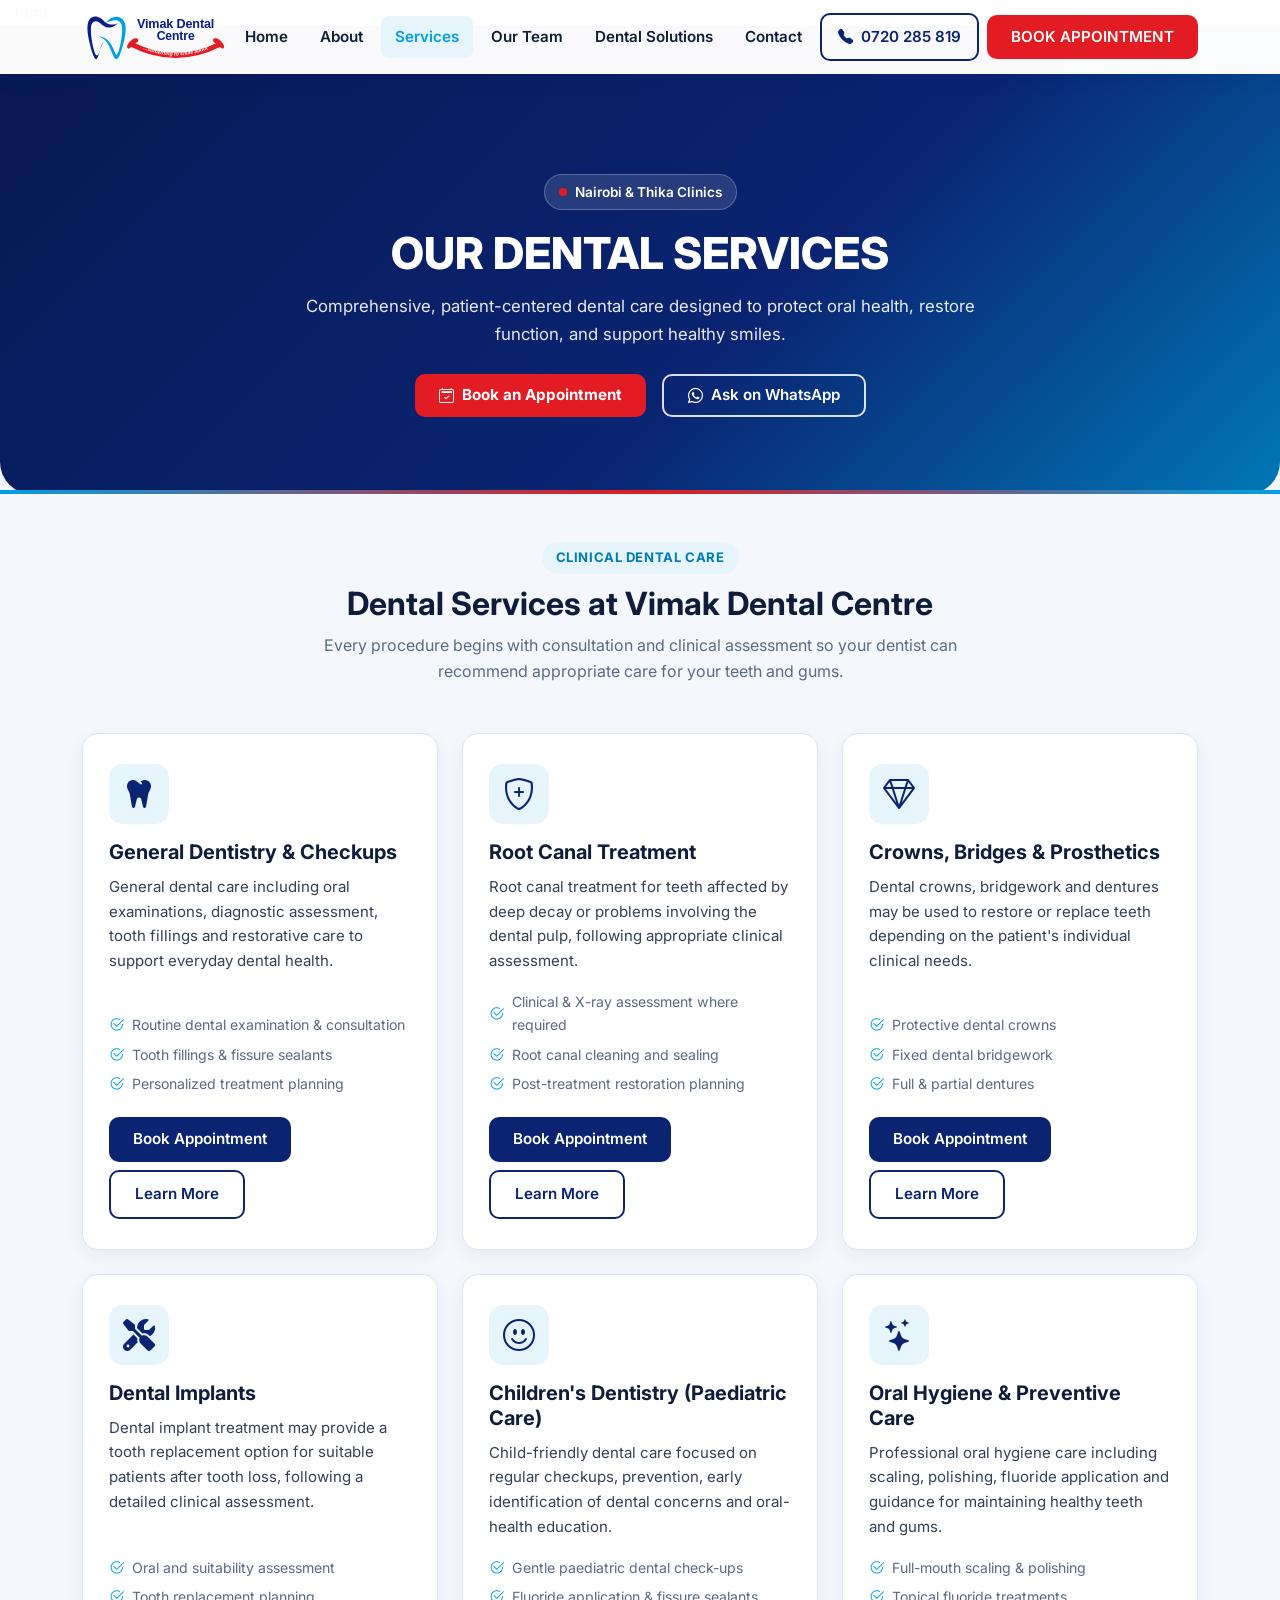
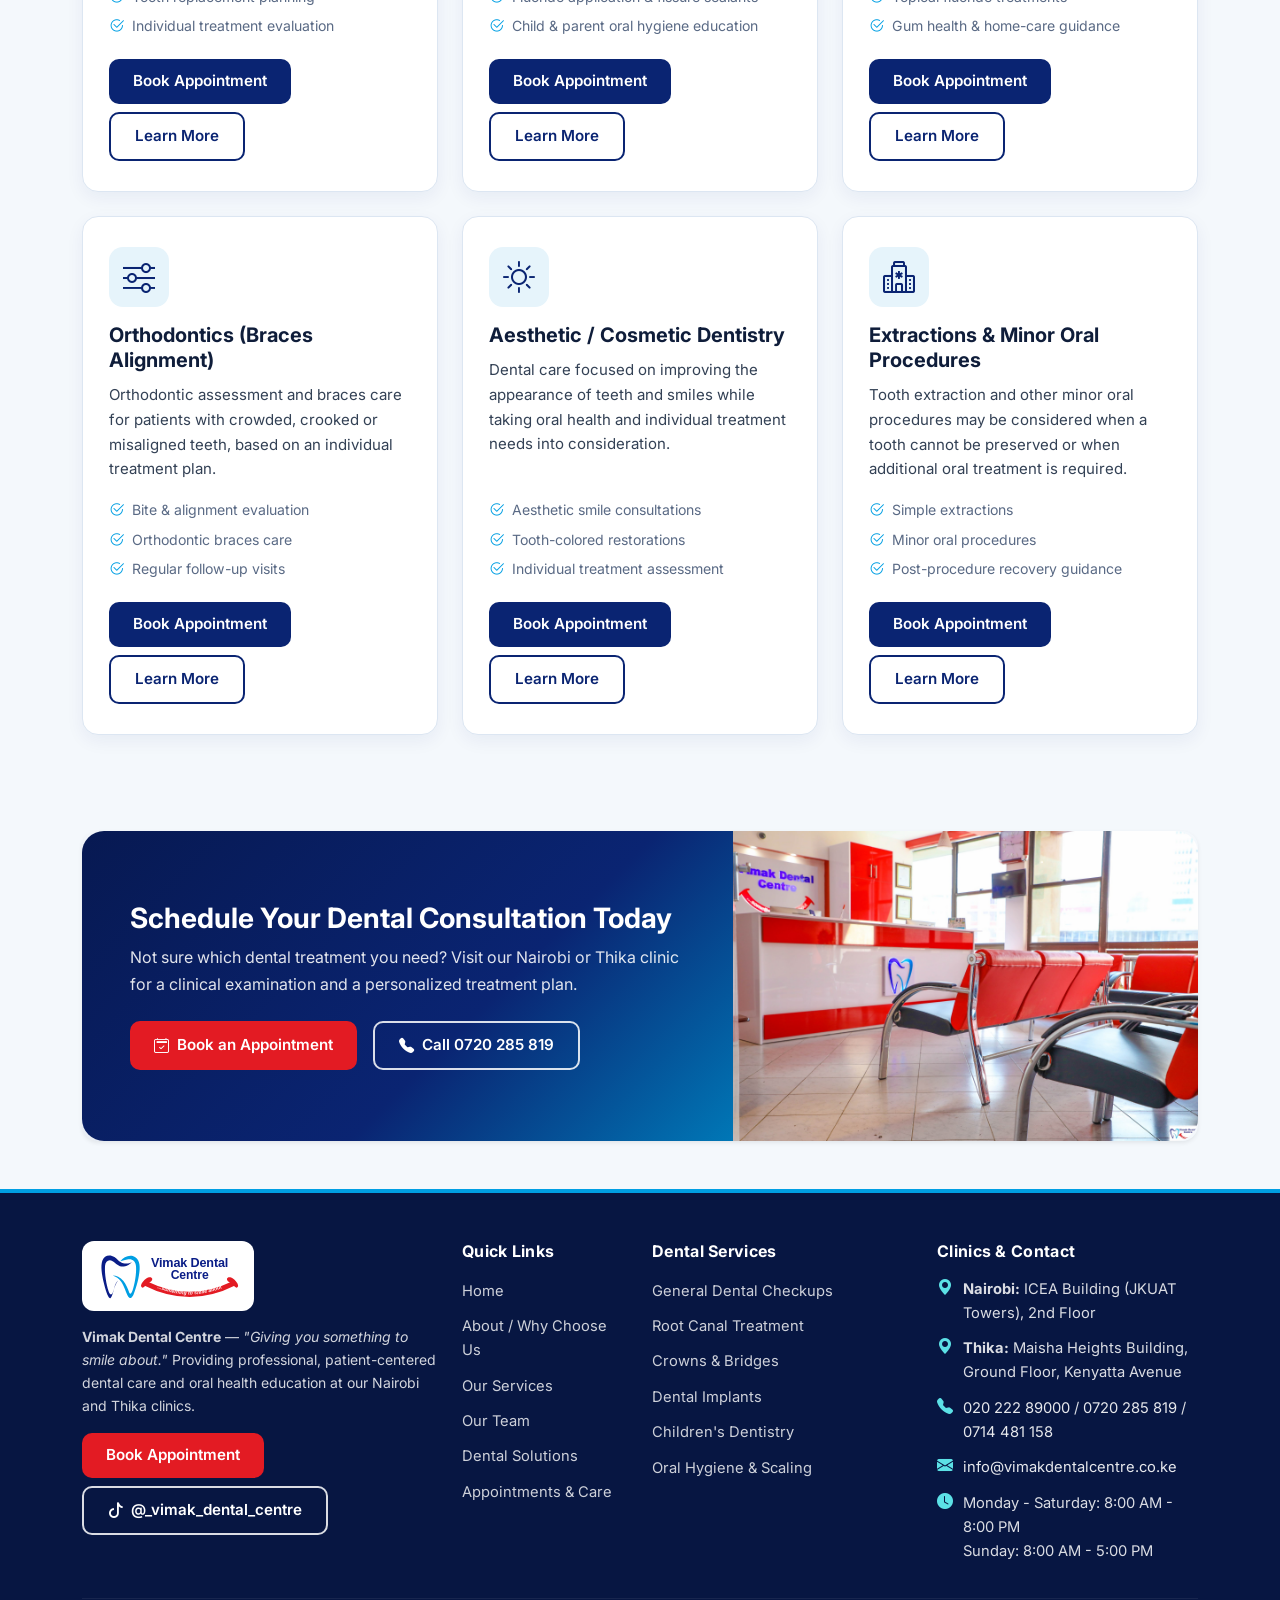
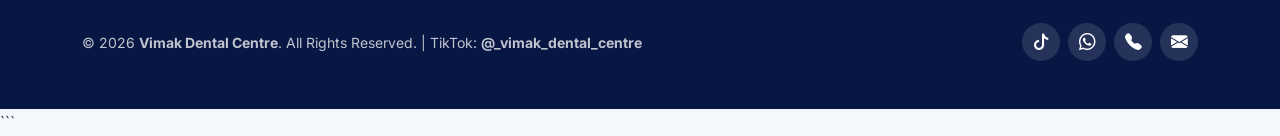
<file: service.html>
```html
<!DOCTYPE html>
<html lang="en" dir="ltr">

<head>
    <meta charset="UTF-8">
    <meta name="viewport" content="width=device-width, initial-scale=1">

    <title>Our Dental Services | Vimak Dental Centre</title>

    <meta name="description"
        content="Explore dental services at Vimak Dental Centre in Nairobi and Thika, including general dentistry, root canal treatment, crowns and bridges, dental implants, children's dentistry, orthodontics and oral hygiene.">

    <!-- Open Graph Metadata -->
    <meta property="og:title" content="Our Dental Services | Vimak Dental Centre">
    <meta property="og:description"
        content="Explore dental care services available at Vimak Dental Centre in Nairobi and Thika.">
    <meta property="og:type" content="website">
    <meta property="og:image" content="img/vimak-logo-hd.png">

    <!-- Bootstrap -->
    <link href="css/bootstrap.min.css" rel="stylesheet">

    <!-- Bootstrap Icons -->
    <link href="https://cdn.jsdelivr.net/npm/bootstrap-icons@1.11.1/font/bootstrap-icons.css"
        rel="stylesheet">

    <!-- Font Awesome -->
    <link rel="stylesheet"
        href="https://cdnjs.cloudflare.com/ajax/libs/font-awesome/6.4.0/css/all.min.css">

    <!-- Google Fonts -->
    <link rel="preconnect" href="https://fonts.googleapis.com">
    <link rel="preconnect" href="https://fonts.gstatic.com" crossorigin>

    <link
        href="https://fonts.googleapis.com/css2?family=Inter:wght@400;500;600;700;800&family=Roboto:wght@400;500;700&display=swap"
        rel="stylesheet">

    <!-- Custom CSS -->
    <link rel="stylesheet" href="css/services.css">

    <!-- Favicon -->
    <link rel="shortcut icon" href="img/download (35).png" type="image/png">
</head>


<body>

    <!-- =========================================================
         HEADER
    ========================================================== -->
    <header>

        <nav class="navbar main-nav fixed-top navbar-expand-lg"
            aria-label="Main Navigation">

            <div class="container d-flex justify-content-between align-items-center">

                <!-- Logo -->
                <a href="index.html"
                    class="brand-logo"
                    aria-label="Vimak Dental Centre Home">

                    <img src="img/vimak-logo.svg"
                        alt="Vimak Dental Centre - Giving you something to smile about"
                        class="brand-logo-img">

                </a>


                <!-- Desktop Navigation -->
                <ul class="nav d-none d-lg-flex align-items-center gap-1">

                    <li class="nav-item">
                        <a class="nav-link" href="index.html">
                            Home
                        </a>
                    </li>

                    <li class="nav-item">
                        <a class="nav-link" href="Whyus.html">
                            About
                        </a>
                    </li>

                    <li class="nav-item">
                        <a class="nav-link active" href="service.html">
                            Services
                        </a>
                    </li>

                    <li class="nav-item">
                        <a class="nav-link" href="team.html">
                            Our Team
                        </a>
                    </li>

                    <li class="nav-item">
                        <a class="nav-link" href="DentalSolutions.html">
                            Dental Solutions
                        </a>
                    </li>

                    <li class="nav-item">
                        <a class="nav-link" href="Pricing.html#contact">
                            Contact
                        </a>
                    </li>

                </ul>


                <!-- Desktop Actions -->
                <div class="d-none d-lg-flex align-items-center gap-2">

                    <a href="tel:+254720285819"
                        class="btn btn-vimak-outline-dark btn-sm px-3">

                        <i class="bi bi-telephone-fill"></i>
                        0720 285 819

                    </a>

                    <a href="Pricing.html#book-appointment"
                        class="btn btn-vimak-red px-4">

                        BOOK APPOINTMENT

                    </a>

                </div>


                <!-- Mobile Menu Button -->
                <button class="navbar-toggler d-lg-none"
                    type="button"
                    data-bs-toggle="offcanvas"
                    data-bs-target="#mobileMenu"
                    aria-controls="mobileMenu"
                    aria-label="Toggle navigation menu">

                    <i class="bi bi-list fs-1"></i>

                </button>

            </div>

        </nav>


        <!-- =====================================================
             MOBILE OFFCANVAS MENU
        ====================================================== -->
        <div class="offcanvas offcanvas-end vimak-offcanvas"
            tabindex="-1"
            id="mobileMenu"
            aria-labelledby="mobileMenuLabel">

            <div class="offcanvas-header">

                <a href="index.html"
                    class="brand-logo"
                    id="mobileMenuLabel">

                    <img src="img/vimak-logo.svg"
                        alt="Vimak Dental Centre Logo"
                        class="brand-logo-img">

                </a>

                <button type="button"
                    class="btn-close"
                    data-bs-dismiss="offcanvas"
                    aria-label="Close menu">
                </button>

            </div>


            <div class="offcanvas-body d-flex flex-column justify-content-between">

                <div>

                    <ul class="navbar-nav gap-1">

                        <li>
                            <a class="nav-link" href="index.html">
                                Home
                            </a>
                        </li>

                        <li>
                            <a class="nav-link" href="Whyus.html">
                                About
                            </a>
                        </li>

                        <li>
                            <a class="nav-link active" href="service.html">
                                Services
                            </a>
                        </li>

                        <li>
                            <a class="nav-link" href="team.html">
                                Our Team
                            </a>
                        </li>

                        <li>
                            <a class="nav-link" href="DentalSolutions.html">
                                Dental Solutions
                            </a>
                        </li>

                        <li>
                            <a class="nav-link" href="Pricing.html#contact">
                                Contact
                            </a>
                        </li>

                    </ul>


                    <div class="d-grid gap-2 mt-4">

                        <a href="Pricing.html#book-appointment"
                            class="btn btn-vimak-red w-100">

                            <i class="bi bi-calendar2-check"></i>
                            BOOK APPOINTMENT

                        </a>


                        <a href="https://wa.me/254720285819?text=Hello%20Vimak%20Dental%20Centre%2C%20I%20would%20like%20to%20inquire%20about%20your%20dental%20services."
                            target="_blank"
                            rel="noopener noreferrer"
                            class="btn btn-whatsapp w-100">

                            <i class="bi bi-whatsapp"></i>
                            WHATSAPP US

                        </a>


                        <a href="tel:+254720285819"
                            class="btn btn-vimak-cyan w-100">

                            <i class="bi bi-telephone-fill"></i>
                            CALL 0720 285 819

                        </a>

                    </div>

                </div>


                <div class="border-top pt-3 mt-4 small text-muted">

                    <p class="mb-1 fw-bold text-dark">

                        <i class="bi bi-geo-alt-fill text-primary"></i>
                        Nairobi &amp; Thika Clinics

                    </p>

                    <p class="mb-1">
                        Monday - Saturday: 8:00 AM - 8:00 PM
                    </p>

                    <p class="mb-0">
                        Sunday: 8:00 AM - 5:00 PM
                    </p>

                </div>

            </div>

        </div>

    </header>


    <main>

        <!-- =====================================================
             HERO SECTION
        ====================================================== -->
        <section class="hero-section">

            <div class="container text-center">

                <span class="hero-badge">

                    <span class="badge-dot"></span>

                    <span>
                        Nairobi &amp; Thika Clinics
                    </span>

                </span>


                <h1 class="hero-title">
                    OUR DENTAL SERVICES
                </h1>


                <p class="hero-text">

                    Comprehensive, patient-centered dental care designed
                    to protect oral health, restore function, and support
                    healthy smiles.

                </p>


                <div class="d-flex flex-wrap justify-content-center gap-3">

                    <a href="Pricing.html#book-appointment"
                        class="btn hero-btn px-4 py-2">

                        <i class="bi bi-calendar2-check"></i>
                        Book an Appointment

                    </a>


                    <a href="https://wa.me/254720285819?text=Hello%20Vimak%20Dental%20Centre%2C%20I%20would%20like%20to%20inquire%20about%20a%20dental%20service."
                        target="_blank"
                        rel="noopener noreferrer"
                        class="btn btn-vimak-outline px-4 py-2">

                        <i class="bi bi-whatsapp"></i>
                        Ask on WhatsApp

                    </a>

                </div>

            </div>

        </section>


        <!-- =====================================================
             SERVICES GRID
        ====================================================== -->
        <section class="container py-5">

            <div class="text-center mb-5">

                <span class="section-tag">
                    Clinical Dental Care
                </span>

                <h2 class="fw-bold">
                    Dental Services at Vimak Dental Centre
                </h2>

                <p class="section-subtitle">

                    Every procedure begins with consultation and clinical
                    assessment so your dentist can recommend appropriate
                    care for your teeth and gums.

                </p>

            </div>


            <div class="row g-4">


                <!-- =================================================
                     1. GENERAL DENTISTRY
                ================================================== -->
                <div class="col-lg-4 col-md-6"
                    id="general-dentistry">

                    <div class="service-card">

                        <i class="fa-solid fa-tooth service-main-icon"></i>

                        <h5>
                            General Dentistry &amp; Checkups
                        </h5>

                        <p>
                            General dental care including oral examinations,
                            diagnostic assessment, tooth fillings and
                            restorative care to support everyday dental health.
                        </p>

                        <ul class="service-meta-list">

                            <li>
                                <i class="bi bi-check2-circle"></i>
                                Routine dental examination &amp; consultation
                            </li>

                            <li>
                                <i class="bi bi-check2-circle"></i>
                                Tooth fillings &amp; fissure sealants
                            </li>

                            <li>
                                <i class="bi bi-check2-circle"></i>
                                Personalized treatment planning
                            </li>

                        </ul>


                        <div class="d-flex flex-wrap gap-2 mt-auto">

                            <a href="Pricing.html#book-appointment"
                                class="btn btn-sm btn-primary">

                                Book Appointment

                            </a>

                            <a href="DentalSolutions.html"
                                class="btn btn-sm btn-vimak-outline-dark">

                                Learn More

                            </a>

                        </div>

                    </div>

                </div>


                <!-- =================================================
                     2. ROOT CANAL
                ================================================== -->
                <div class="col-lg-4 col-md-6"
                    id="root-canal">

                    <div class="service-card">

                        <i class="bi bi-shield-plus service-main-icon"></i>

                        <h5>
                            Root Canal Treatment
                        </h5>

                        <p>
                            Root canal treatment for teeth affected by
                            deep decay or problems involving the dental
                            pulp, following appropriate clinical assessment.
                        </p>

                        <ul class="service-meta-list">

                            <li>
                                <i class="bi bi-check2-circle"></i>
                                Clinical &amp; X-ray assessment where required
                            </li>

                            <li>
                                <i class="bi bi-check2-circle"></i>
                                Root canal cleaning and sealing
                            </li>

                            <li>
                                <i class="bi bi-check2-circle"></i>
                                Post-treatment restoration planning
                            </li>

                        </ul>


                        <div class="d-flex flex-wrap gap-2 mt-auto">

                            <a href="Pricing.html#book-appointment"
                                class="btn btn-sm btn-primary">

                                Book Appointment

                            </a>

                            <a href="DentalSolutions.html"
                                class="btn btn-sm btn-vimak-outline-dark">

                                Learn More

                            </a>

                        </div>

                    </div>

                </div>


                <!-- =================================================
                     3. CROWNS & BRIDGES
                ================================================== -->
                <div class="col-lg-4 col-md-6"
                    id="crowns-bridges">

                    <div class="service-card">

                        <i class="bi bi-gem service-main-icon"></i>

                        <h5>
                            Crowns, Bridges &amp; Prosthetics
                        </h5>

                        <p>
                            Dental crowns, bridgework and dentures may be
                            used to restore or replace teeth depending on
                            the patient's individual clinical needs.
                        </p>

                        <ul class="service-meta-list">

                            <li>
                                <i class="bi bi-check2-circle"></i>
                                Protective dental crowns
                            </li>

                            <li>
                                <i class="bi bi-check2-circle"></i>
                                Fixed dental bridgework
                            </li>

                            <li>
                                <i class="bi bi-check2-circle"></i>
                                Full &amp; partial dentures
                            </li>

                        </ul>


                        <div class="d-flex flex-wrap gap-2 mt-auto">

                            <a href="Pricing.html#book-appointment"
                                class="btn btn-sm btn-primary">

                                Book Appointment

                            </a>

                            <a href="DentalSolutions.html"
                                class="btn btn-sm btn-vimak-outline-dark">

                                Learn More

                            </a>

                        </div>

                    </div>

                </div>


                <!-- =================================================
                     4. DENTAL IMPLANTS
                ================================================== -->
                <div class="col-lg-4 col-md-6"
                    id="dental-implants">

                    <div class="service-card">

                        <i class="fa-solid fa-screwdriver-wrench service-main-icon"></i>

                        <h5>
                            Dental Implants
                        </h5>

                        <p>
                            Dental implant treatment may provide a tooth
                            replacement option for suitable patients after
                            tooth loss, following a detailed clinical assessment.
                        </p>

                        <ul class="service-meta-list">

                            <li>
                                <i class="bi bi-check2-circle"></i>
                                Oral and suitability assessment
                            </li>

                            <li>
                                <i class="bi bi-check2-circle"></i>
                                Tooth replacement planning
                            </li>

                            <li>
                                <i class="bi bi-check2-circle"></i>
                                Individual treatment evaluation
                            </li>

                        </ul>


                        <div class="d-flex flex-wrap gap-2 mt-auto">

                            <a href="Pricing.html#book-appointment"
                                class="btn btn-sm btn-primary">

                                Book Appointment

                            </a>

                            <a href="DentalSolutions.html"
                                class="btn btn-sm btn-vimak-outline-dark">

                                Learn More

                            </a>

                        </div>

                    </div>

                </div>


                <!-- =================================================
                     5. CHILDREN'S DENTISTRY
                ================================================== -->
                <div class="col-lg-4 col-md-6"
                    id="childrens-dentistry">

                    <div class="service-card">

                        <i class="bi bi-emoji-smile service-main-icon"></i>

                        <h5>
                            Children's Dentistry (Paediatric Care)
                        </h5>

                        <p>
                            Child-friendly dental care focused on regular
                            checkups, prevention, early identification of
                            dental concerns and oral-health education.
                        </p>

                        <ul class="service-meta-list">

                            <li>
                                <i class="bi bi-check2-circle"></i>
                                Gentle paediatric dental check-ups
                            </li>

                            <li>
                                <i class="bi bi-check2-circle"></i>
                                Fluoride application &amp; fissure sealants
                            </li>

                            <li>
                                <i class="bi bi-check2-circle"></i>
                                Child &amp; parent oral hygiene education
                            </li>

                        </ul>


                        <div class="d-flex flex-wrap gap-2 mt-auto">

                            <a href="Pricing.html#book-appointment"
                                class="btn btn-sm btn-primary">

                                Book Appointment

                            </a>

                            <a href="DentalSolutions.html"
                                class="btn btn-sm btn-vimak-outline-dark">

                                Learn More

                            </a>

                        </div>

                    </div>

                </div>


                <!-- =================================================
                     6. ORAL HYGIENE
                ================================================== -->
                <div class="col-lg-4 col-md-6"
                    id="oral-hygiene">

                    <div class="service-card">

                        <i class="bi bi-stars service-main-icon"></i>

                        <h5>
                            Oral Hygiene &amp; Preventive Care
                        </h5>

                        <p>
                            Professional oral hygiene care including
                            scaling, polishing, fluoride application and
                            guidance for maintaining healthy teeth and gums.
                        </p>

                        <ul class="service-meta-list">

                            <li>
                                <i class="bi bi-check2-circle"></i>
                                Full-mouth scaling &amp; polishing
                            </li>

                            <li>
                                <i class="bi bi-check2-circle"></i>
                                Topical fluoride treatments
                            </li>

                            <li>
                                <i class="bi bi-check2-circle"></i>
                                Gum health &amp; home-care guidance
                            </li>

                        </ul>


                        <div class="d-flex flex-wrap gap-2 mt-auto">

                            <a href="Pricing.html#book-appointment"
                                class="btn btn-sm btn-primary">

                                Book Appointment

                            </a>

                            <a href="DentalSolutions.html"
                                class="btn btn-sm btn-vimak-outline-dark">

                                Learn More

                            </a>

                        </div>

                    </div>

                </div>


                <!-- =================================================
                     7. ORTHODONTICS
                ================================================== -->
                <div class="col-lg-4 col-md-6"
                    id="cosmetic-orthodontics">

                    <div class="service-card">

                        <i class="bi bi-sliders service-main-icon"></i>

                        <h5>
                            Orthodontics (Braces Alignment)
                        </h5>

                        <p>
                            Orthodontic assessment and braces care for
                            patients with crowded, crooked or misaligned
                            teeth, based on an individual treatment plan.
                        </p>

                        <ul class="service-meta-list">

                            <li>
                                <i class="bi bi-check2-circle"></i>
                                Bite &amp; alignment evaluation
                            </li>

                            <li>
                                <i class="bi bi-check2-circle"></i>
                                Orthodontic braces care
                            </li>

                            <li>
                                <i class="bi bi-check2-circle"></i>
                                Regular follow-up visits
                            </li>

                        </ul>


                        <div class="d-flex flex-wrap gap-2 mt-auto">

                            <a href="Pricing.html#book-appointment"
                                class="btn btn-sm btn-primary">

                                Book Appointment

                            </a>

                            <a href="DentalSolutions.html"
                                class="btn btn-sm btn-vimak-outline-dark">

                                Learn More

                            </a>

                        </div>

                    </div>

                </div>


                <!-- =================================================
                     8. AESTHETIC / COSMETIC DENTISTRY
                ================================================== -->
                <div class="col-lg-4 col-md-6">

                    <div class="service-card">

                        <i class="bi bi-brightness-high service-main-icon"></i>

                        <h5>
                            Aesthetic / Cosmetic Dentistry
                        </h5>

                        <p>
                            Dental care focused on improving the appearance
                            of teeth and smiles while taking oral health and
                            individual treatment needs into consideration.
                        </p>

                        <ul class="service-meta-list">

                            <li>
                                <i class="bi bi-check2-circle"></i>
                                Aesthetic smile consultations
                            </li>

                            <li>
                                <i class="bi bi-check2-circle"></i>
                                Tooth-colored restorations
                            </li>

                            <li>
                                <i class="bi bi-check2-circle"></i>
                                Individual treatment assessment
                            </li>

                        </ul>


                        <div class="d-flex flex-wrap gap-2 mt-auto">

                            <a href="Pricing.html#book-appointment"
                                class="btn btn-sm btn-primary">

                                Book Appointment

                            </a>

                            <a href="DentalSolutions.html"
                                class="btn btn-sm btn-vimak-outline-dark">

                                Learn More

                            </a>

                        </div>

                    </div>

                </div>


                <!-- =================================================
                     9. EXTRACTIONS & MINOR ORAL PROCEDURES
                ================================================== -->
                <div class="col-lg-4 col-md-6">

                    <div class="service-card">

                        <i class="bi bi-hospital service-main-icon"></i>

                        <h5>
                            Extractions &amp; Minor Oral Procedures
                        </h5>

                        <p>
                            Tooth extraction and other minor oral procedures
                            may be considered when a tooth cannot be preserved
                            or when additional oral treatment is required.
                        </p>

                        <ul class="service-meta-list">

                            <li>
                                <i class="bi bi-check2-circle"></i>
                                Simple extractions
                            </li>

                            <li>
                                <i class="bi bi-check2-circle"></i>
                                Minor oral procedures
                            </li>

                            <li>
                                <i class="bi bi-check2-circle"></i>
                                Post-procedure recovery guidance
                            </li>

                        </ul>


                        <div class="d-flex flex-wrap gap-2 mt-auto">

                            <a href="Pricing.html#book-appointment"
                                class="btn btn-sm btn-primary">

                                Book Appointment

                            </a>

                            <a href="DentalSolutions.html"
                                class="btn btn-sm btn-vimak-outline-dark">

                                Learn More

                            </a>

                        </div>

                    </div>

                </div>

            </div>

        </section>


        <!-- =====================================================
             APPOINTMENT CTA
        ====================================================== -->
        <section class="container my-5">

            <div class="row align-items-stretch g-0 no-gap shadow-sm rounded-4 overflow-hidden">

                <!-- Text Column -->
                <div class="col-md-7">

                    <div class="appointment-box p-5">

                        <h3 class="fw-bold text-white mb-2">
                            Schedule Your Dental Consultation Today
                        </h3>

                        <p class="mb-4"
                            style="color: rgba(255,255,255,0.88);">

                            Not sure which dental treatment you need?
                            Visit our Nairobi or Thika clinic for a clinical
                            examination and a personalized treatment plan.

                        </p>


                        <div class="d-flex flex-wrap gap-3">

                            <a href="Pricing.html#book-appointment"
                                class="btn btn-vimak-red px-4 fw-semibold">

                                <i class="bi bi-calendar2-check"></i>
                                Book an Appointment

                            </a>


                            <a href="tel:+254720285819"
                                class="btn btn-vimak-outline px-4 fw-semibold">

                                <i class="bi bi-telephone-fill"></i>
                                Call 0720 285 819

                            </a>

                        </div>

                    </div>

                </div>


                <!-- Verified Vimak Reception Image -->
                <div class="col-md-5 position-relative">

                    <img src="img/vimak-clinic-reception.jpg"
                        alt="Vimak Dental Centre reception desk and patient waiting area"
                        class="equal-img">

                </div>

            </div>

        </section>

    </main>


    <!-- =========================================================
         FOOTER
    ========================================================== -->
    <footer class="footer-section py-5 mt-5">

        <div class="container">

            <div class="row g-4">


                <!-- Brand -->
                <div class="col-lg-4">

                    <div class="footer-logo-wrap">

                        <img src="img/vimak-logo.svg"
                            alt="Vimak Dental Centre Logo"
                            class="brand-logo-img">

                    </div>


                    <p class="small mb-3"
                        style="color: rgba(255,255,255,0.82);">

                        <strong>Vimak Dental Centre</strong>
                        &mdash;
                        <em>"Giving you something to smile about."</em>

                        Providing professional, patient-centered dental
                        care and oral health education at our Nairobi
                        and Thika clinics.

                    </p>


                    <div class="d-flex flex-wrap gap-2">

                        <a href="Pricing.html#book-appointment"
                            class="btn btn-sm btn-vimak-red">

                            Book Appointment

                        </a>


                        <a href="https://www.tiktok.com/@_vimak_dental_centre"
                            target="_blank"
                            rel="noopener noreferrer"
                            class="btn btn-sm btn-vimak-outline">

                            <i class="bi bi-tiktok"></i>
                            @_vimak_dental_centre

                        </a>

                    </div>

                </div>


                <!-- Quick Links -->
                <div class="col-lg-2 col-md-4">

                    <h6 class="fw-bold mb-3">
                        Quick Links
                    </h6>

                    <ul class="footer-links">

                        <li>
                            <a href="index.html">
                                Home
                            </a>
                        </li>

                        <li>
                            <a href="Whyus.html">
                                About / Why Choose Us
                            </a>
                        </li>

                        <li>
                            <a href="service.html">
                                Our Services
                            </a>
                        </li>

                        <li>
                            <a href="team.html">
                                Our Team
                            </a>
                        </li>

                        <li>
                            <a href="DentalSolutions.html">
                                Dental Solutions
                            </a>
                        </li>

                        <li>
                            <a href="Pricing.html">
                                Appointments &amp; Care
                            </a>
                        </li>

                    </ul>

                </div>


                <!-- Dental Services -->
                <div class="col-lg-3 col-md-4">

                    <h6 class="fw-bold mb-3">
                        Dental Services
                    </h6>

                    <ul class="footer-links">

                        <li>
                            <a href="service.html#general-dentistry">
                                General Dental Checkups
                            </a>
                        </li>

                        <li>
                            <a href="service.html#root-canal">
                                Root Canal Treatment
                            </a>
                        </li>

                        <li>
                            <a href="service.html#crowns-bridges">
                                Crowns &amp; Bridges
                            </a>
                        </li>

                        <li>
                            <a href="service.html#dental-implants">
                                Dental Implants
                            </a>
                        </li>

                        <li>
                            <a href="service.html#childrens-dentistry">
                                Children's Dentistry
                            </a>
                        </li>

                        <li>
                            <a href="service.html#oral-hygiene">
                                Oral Hygiene &amp; Scaling
                            </a>
                        </li>

                    </ul>

                </div>


                <!-- Contact -->
                <div class="col-lg-3 col-md-4">

                    <h6 class="fw-bold mb-3">
                        Clinics &amp; Contact
                    </h6>

                    <ul class="footer-contact">

                        <li>

                            <i class="bi bi-geo-alt-fill"></i>

                            <span>
                                <strong>Nairobi:</strong>
                                ICEA Building (JKUAT Towers),
                                2nd Floor
                            </span>

                        </li>


                        <li>

                            <i class="bi bi-geo-alt-fill"></i>

                            <span>
                                <strong>Thika:</strong>
                                Maisha Heights Building,
                                Ground Floor, Kenyatta Avenue
                            </span>

                        </li>


                        <li>

                            <i class="bi bi-telephone-fill"></i>

                            <span>

                                <a href="tel:+2542022289000">
                                    020 222 89000
                                </a>
                                /

                                <a href="tel:+254720285819">
                                    0720 285 819
                                </a>
                                /

                                <a href="tel:+254714481158">
                                    0714 481 158
                                </a>

                            </span>

                        </li>


                        <li>

                            <i class="bi bi-envelope-fill"></i>

                            <a href="mailto:info@vimakdentalcentre.co.ke">
                                info@vimakdentalcentre.co.ke
                            </a>

                        </li>


                        <li>

                            <i class="bi bi-clock-fill"></i>

                            <span>
                                Monday - Saturday:
                                8:00 AM - 8:00 PM
                                <br>
                                Sunday:
                                8:00 AM - 5:00 PM
                            </span>

                        </li>

                    </ul>

                </div>

            </div>


            <hr class="my-4 border-light border-opacity-25">


            <!-- Footer Bottom -->
            <div class="d-flex justify-content-between align-items-center flex-wrap gap-3">

                <small style="color: rgba(255,255,255,0.75);">

                    &copy; 2026
                    <strong>Vimak Dental Centre</strong>.
                    All Rights Reserved.
                    |
                    TikTok:
                    <strong>@_vimak_dental_centre</strong>

                </small>


                <div class="social-icons d-flex gap-2">

                    <a href="https://www.tiktok.com/@_vimak_dental_centre"
                        target="_blank"
                        rel="noopener noreferrer"
                        aria-label="Vimak Dental Centre on TikTok">

                        <i class="bi bi-tiktok"></i>

                    </a>


                    <a href="https://wa.me/254720285819"
                        target="_blank"
                        rel="noopener noreferrer"
                        aria-label="WhatsApp Vimak Dental Centre">

                        <i class="bi bi-whatsapp"></i>

                    </a>


                    <a href="tel:+254720285819"
                        aria-label="Call Vimak Dental Centre">

                        <i class="bi bi-telephone-fill"></i>

                    </a>


                    <a href="mailto:info@vimakdentalcentre.co.ke"
                        aria-label="Email Vimak Dental Centre">

                        <i class="bi bi-envelope-fill"></i>

                    </a>

                </div>

            </div>

        </div>

    </footer>


    <!-- =========================================================
         MOBILE QUICK ACTION BAR
    ========================================================== -->
    <div class="mobile-sticky-bar"
        aria-label="Quick Mobile Actions">

        <a href="tel:+254720285819"
            class="btn btn-sm btn-primary flex-fill py-2">

            <i class="bi bi-telephone-fill"></i>
            Call

        </a>


        <a href="https://wa.me/254720285819?text=Hello%20Vimak%20Dental%20Centre%2C%20I%20would%20like%20to%20book%20an%20appointment."
            target="_blank"
            rel="noopener noreferrer"
            class="btn btn-sm btn-whatsapp flex-fill py-2">

            <i class="bi bi-whatsapp"></i>
            WhatsApp

        </a>


        <a href="Pricing.html#book-appointment"
            class="btn btn-sm btn-vimak-red flex-fill py-2">

            <i class="bi bi-calendar2-check"></i>
            Book

        </a>

    </div>


    <!-- Bootstrap JS -->
    <script src="js/bootstrap.bundle.min.js"></script>

    <!-- Custom JS -->
    <script src="js/main.js"></script>

</body>

</html>
```
</file>
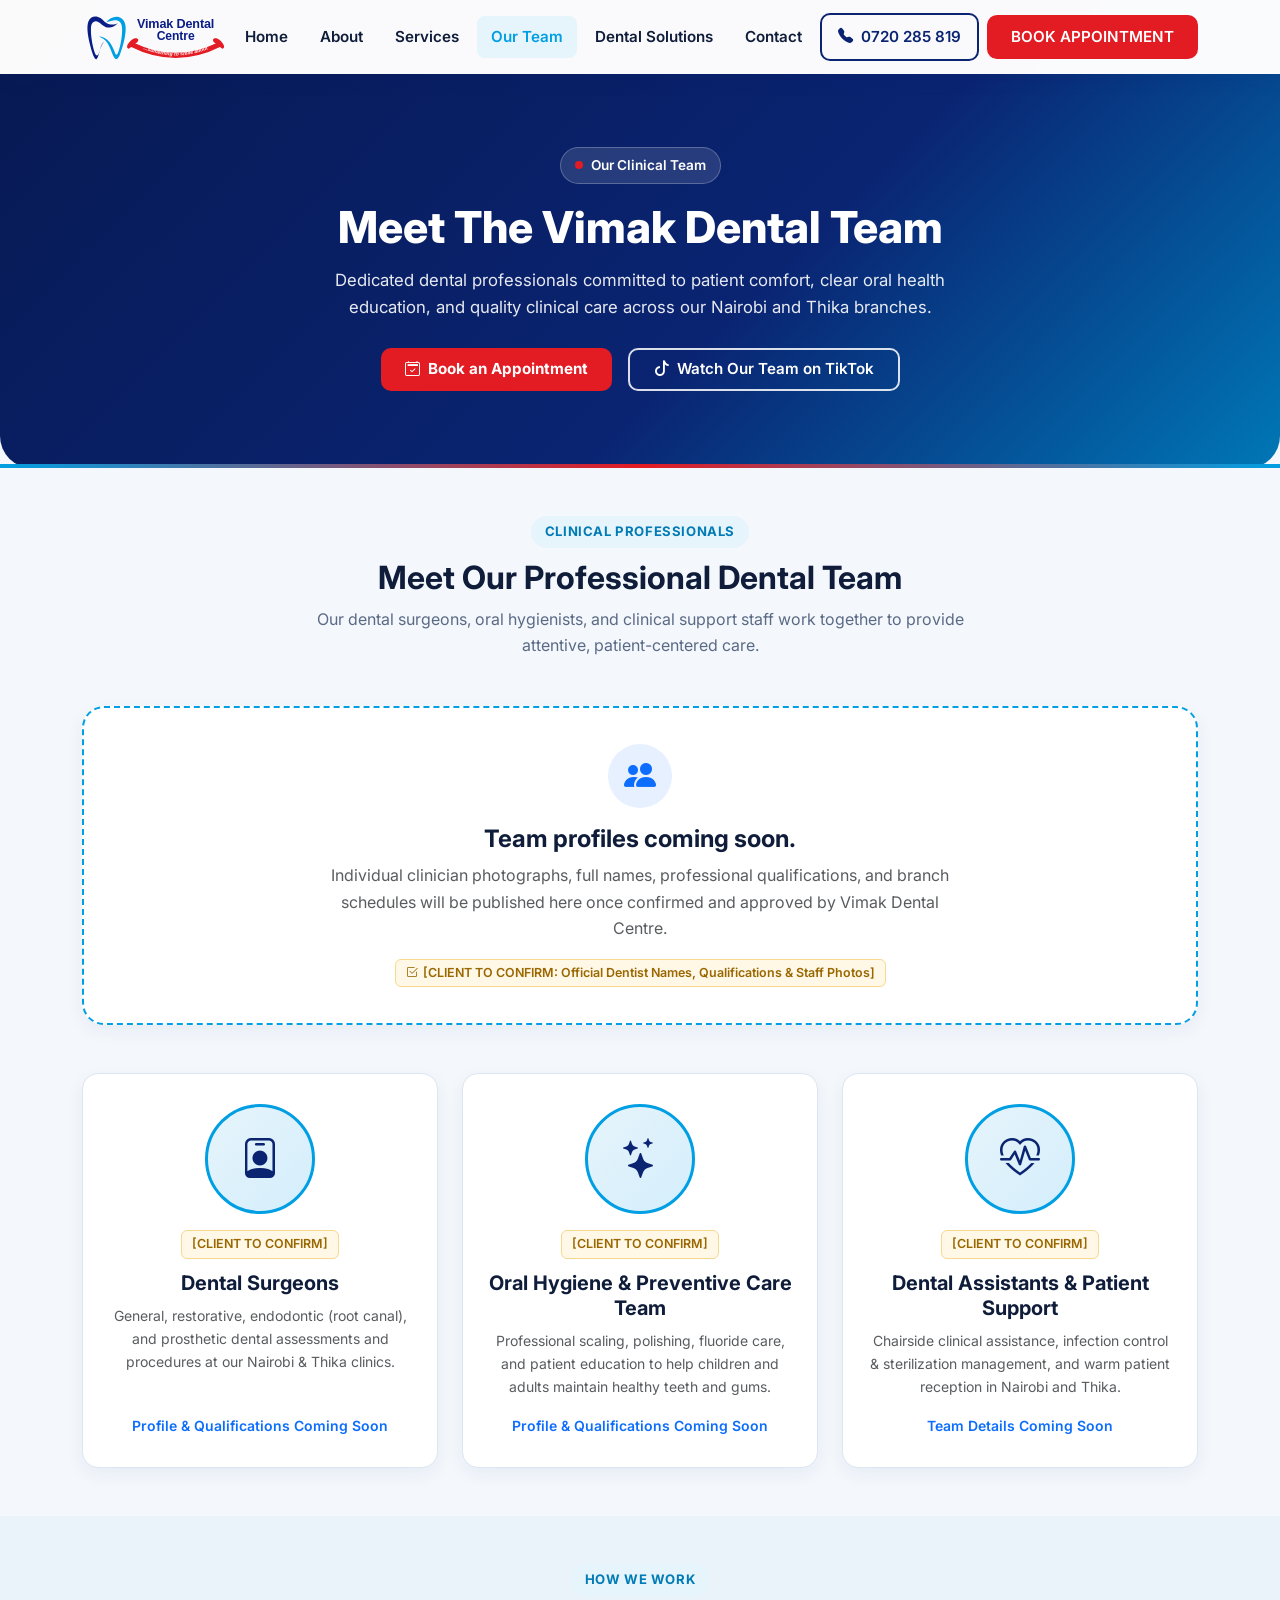
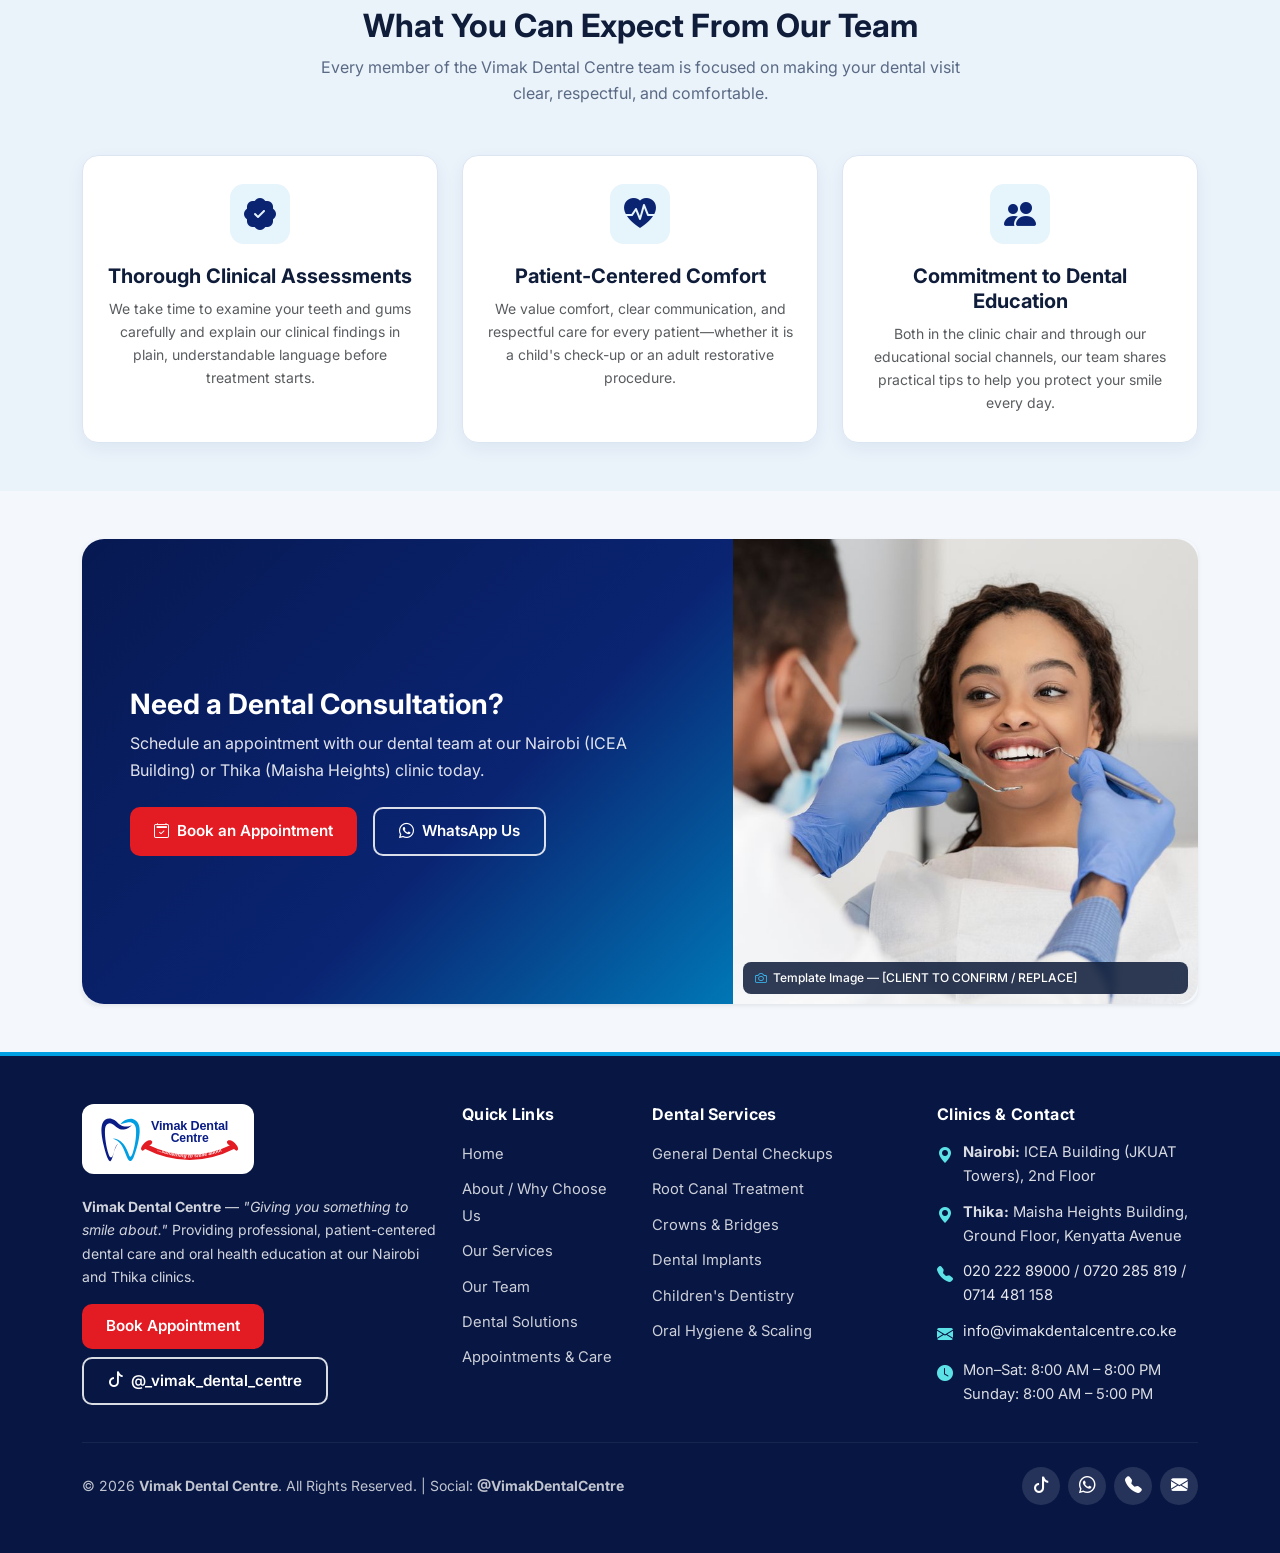
<file: team.html>
<!DOCTYPE html>
<html lang="en">
    <head>
        <meta charset="UTF-8">
        <meta name="viewport" content="width=device-width, initial-scale=1.0">
        <title>Meet The Vimak Dental Team | Vimak Dental Centre</title>
        <meta name="description"
            content="Meet the professional dental care team at Vimak Dental Centre in Nairobi and Thika. Dedicated to comfortable, informed, and patient-focused dentistry.">

        <!-- Open Graph Metadata -->
        <meta property="og:title" content="Meet The Vimak Dental Team | Vimak Dental Centre">
        <meta property="og:description"
            content="Our dental professionals in Nairobi and Thika are committed to patient comfort, clear communication, and thorough dental care.">
        <meta property="og:type" content="website">
        <meta property="og:image" content="img/vimak-logo-hd.png">

        <!-- Bootstrap -->
        <link href="css/bootstrap.min.css" rel="stylesheet">

        <!-- Bootstrap Icons -->
        <link href="https://cdn.jsdelivr.net/npm/bootstrap-icons@1.11.1/font/bootstrap-icons.css" rel="stylesheet">

        <!-- Font Awesome -->
        <link rel="stylesheet" href="https://cdnjs.cloudflare.com/ajax/libs/font-awesome/6.4.0/css/all.min.css">

        <!-- Google Fonts -->
        <link rel="preconnect" href="https://fonts.googleapis.com" />
        <link rel="preconnect" href="https://fonts.gstatic.com" crossorigin />
        <link href="https://fonts.googleapis.com/css2?family=Inter:wght@400;500;600;700;800&family=Roboto:wght@400;500;700&display=swap" rel="stylesheet" />

        <!-- Custom CSS -->
        <link rel="stylesheet" href="css/team.css">

        <link rel="shortcut icon" href="img/download (35).png" type="image/png">
    </head>
    <body>
        <!-- Header Section -->
        <header>
            <nav class="navbar main-nav fixed-top navbar-expand-lg" aria-label="Main Navigation">
                <div class="container d-flex justify-content-between align-items-center">

                    <!-- Logo -->
                    <a href="index.html" class="brand-logo" aria-label="Vimak Dental Centre Home">
                        <img src="img/vimak-logo.svg" alt="Vimak Dental Centre - Something to smile about" class="brand-logo-img">
                    </a>

                    <!-- Desktop Menu -->
                    <ul class="nav d-none d-lg-flex align-items-center gap-1">
                        <li class="nav-item"><a class="nav-link" href="index.html">Home</a></li>
                        <li class="nav-item"><a class="nav-link" href="Whyus.html">About</a></li>
                        <li class="nav-item"><a class="nav-link" href="service.html">Services</a></li>
                        <li class="nav-item"><a class="nav-link active" href="team.html">Our Team</a></li>
                        <li class="nav-item"><a class="nav-link" href="DentalSolutions.html">Dental Solutions</a></li>
                        <li class="nav-item"><a class="nav-link" href="Pricing.html#contact">Contact</a></li>
                    </ul>

                    <div class="d-none d-lg-flex align-items-center gap-2">
                        <a href="tel:+254720285819" class="btn btn-vimak-outline-dark btn-sm px-3">
                            <i class="bi bi-telephone-fill"></i> 0720 285 819
                        </a>
                        <a href="Pricing.html#book-appointment" class="btn btn-vimak-red px-4">
                            BOOK APPOINTMENT
                        </a>
                    </div>

                    <!-- Burger Button (Mobile Only) -->
                    <button class="navbar-toggler d-lg-none"
                        type="button"
                        data-bs-toggle="offcanvas"
                        data-bs-target="#mobileMenu"
                        aria-controls="mobileMenu"
                        aria-label="Toggle navigation menu">
                        <i class="bi bi-list fs-1"></i>
                    </button>

                </div>
            </nav>

            <!-- Offcanvas Mobile Menu -->
            <div class="offcanvas offcanvas-end vimak-offcanvas" tabindex="-1" id="mobileMenu" aria-labelledby="mobileMenuLabel">
                <div class="offcanvas-header">
                    <a href="index.html" class="brand-logo" id="mobileMenuLabel">
                        <img src="img/vimak-logo.svg" alt="Vimak Dental Centre Logo" class="brand-logo-img">
                    </a>
                    <button type="button" class="btn-close" data-bs-dismiss="offcanvas" aria-label="Close menu"></button>
                </div>

                <div class="offcanvas-body d-flex flex-column justify-content-between">
                    <div>
                        <ul class="navbar-nav gap-1">
                            <li><a class="nav-link" href="index.html">Home</a></li>
                            <li><a class="nav-link" href="Whyus.html">About</a></li>
                            <li><a class="nav-link" href="service.html">Services</a></li>
                            <li><a class="nav-link active" href="team.html">Our Team</a></li>
                            <li><a class="nav-link" href="DentalSolutions.html">Dental Solutions</a></li>
                            <li><a class="nav-link" href="Pricing.html#contact">Contact</a></li>
                        </ul>

                        <div class="d-grid gap-2 mt-4">
                            <a href="Pricing.html#book-appointment" class="btn btn-vimak-red w-100">
                                <i class="bi bi-calendar2-check"></i> BOOK APPOINTMENT
                            </a>
                            <a href="https://wa.me/254720285819?text=Hello%20Vimak%20Dental%20Centre%2C%20I%20would%20like%20to%20book%20an%20appointment."
                                target="_blank" rel="noopener noreferrer" class="btn btn-whatsapp w-100">
                                <i class="bi bi-whatsapp"></i> WHATSAPP US
                            </a>
                            <a href="tel:+254720285819" class="btn btn-vimak-cyan w-100">
                                <i class="bi bi-telephone-fill"></i> CALL 0720 285 819
                            </a>
                        </div>
                    </div>

                    <div class="border-top pt-3 mt-4 small text-muted">
                        <p class="mb-1 fw-bold text-dark"><i class="bi bi-geo-alt-fill text-primary"></i> Nairobi &amp; Thika Clinics</p>
                        <p class="mb-1">Mon–Sat: 8:00 AM – 8:00 PM</p>
                        <p class="mb-0">Sunday: 8:00 AM – 5:00 PM</p>
                    </div>
                </div>
            </div>
        </header>

        <main>
            <!-- Hero Section -->
            <section class="hero-section d-flex align-items-center">
                <div class="container text-center">
                    <span class="hero-badge">
                        <span class="badge-dot"></span>
                        <span>Our Clinical Team</span>
                    </span>

                    <h1 class="hero-title">
                        Meet The Vimak Dental Team
                    </h1>

                    <p class="hero-text">
                        Dedicated dental professionals committed to patient comfort, clear oral health education, and quality clinical care across our Nairobi and Thika branches.
                    </p>

                    <div class="d-flex flex-wrap justify-content-center gap-3">
                        <a href="Pricing.html#book-appointment" class="btn hero-btn px-4 py-2">
                            <i class="bi bi-calendar2-check"></i> Book an Appointment
                        </a>
                        <a href="https://www.tiktok.com/@_vimak_dental_centre" target="_blank" rel="noopener noreferrer" class="btn btn-vimak-outline px-4 py-2">
                            <i class="bi bi-tiktok"></i> Watch Our Team on TikTok
                        </a>
                    </div>
                </div>
            </section>

            <!-- Team Section (No Fictional Doctors — Official Client Placeholder) -->
            <section class="container py-5">
                <div class="text-center mb-5">
                    <span class="section-tag">Clinical Professionals</span>
                    <h2 class="fw-bold">Meet Our Professional Dental Team</h2>
                    <p class="section-subtitle">
                        Our dental surgeons, oral hygienists, and clinical support staff work together to provide attentive, patient-centered care.
                    </p>
                </div>

                <!-- Prominent Coming Soon Notice -->
                <div class="team-coming-soon-banner mb-5">
                    <div class="d-inline-flex align-items-center justify-content-center rounded-circle bg-primary bg-opacity-10 text-primary mb-3" style="width: 64px; height: 64px;">
                        <i class="bi bi-people-fill fs-2"></i>
                    </div>
                    <h4 class="fw-bold mb-2">Team profiles coming soon.</h4>
                    <p class="text-muted mx-auto mb-3" style="max-width: 640px;">
                        Individual clinician photographs, full names, professional qualifications, and branch schedules will be published here once confirmed and approved by Vimak Dental Centre.
                    </p>
                    <span class="client-confirm-tag">
                        <i class="bi bi-check2-square"></i> [CLIENT TO CONFIRM: Official Dentist Names, Qualifications &amp; Staff Photos]
                    </span>
                </div>

                <!-- Structured Role Placeholders (Using Template's .team-card Layout) -->
                <div class="row g-4">

                    <!-- Role Placeholder 1 -->
                    <div class="col-md-4">
                        <div class="team-card">
                            <div class="team-avatar-placeholder" aria-hidden="true">
                                <i class="bi bi-person-badge"></i>
                            </div>
                            <span class="client-confirm-tag mb-2">[CLIENT TO CONFIRM]</span>
                            <h5 class="mt-1 fw-bold">Dental Surgeons</h5>
                            <p class="text-muted small mb-3">
                                General, restorative, endodontic (root canal), and prosthetic dental assessments and procedures at our Nairobi &amp; Thika clinics.
                            </p>
                            <span class="small fw-semibold text-primary mt-auto">Profile &amp; Qualifications Coming Soon</span>
                        </div>
                    </div>

                    <!-- Role Placeholder 2 -->
                    <div class="col-md-4">
                        <div class="team-card">
                            <div class="team-avatar-placeholder" aria-hidden="true">
                                <i class="bi bi-stars"></i>
                            </div>
                            <span class="client-confirm-tag mb-2">[CLIENT TO CONFIRM]</span>
                            <h5 class="mt-1 fw-bold">Oral Hygiene &amp; Preventive Care Team</h5>
                            <p class="text-muted small mb-3">
                                Professional scaling, polishing, fluoride care, and patient education to help children and adults maintain healthy teeth and gums.
                            </p>
                            <span class="small fw-semibold text-primary mt-auto">Profile &amp; Qualifications Coming Soon</span>
                        </div>
                    </div>

                    <!-- Role Placeholder 3 -->
                    <div class="col-md-4">
                        <div class="team-card">
                            <div class="team-avatar-placeholder" aria-hidden="true">
                                <i class="bi bi-heart-pulse"></i>
                            </div>
                            <span class="client-confirm-tag mb-2">[CLIENT TO CONFIRM]</span>
                            <h5 class="mt-1 fw-bold">Dental Assistants &amp; Patient Support</h5>
                            <p class="text-muted small mb-3">
                                Chairside clinical assistance, infection control &amp; sterilization management, and warm patient reception in Nairobi and Thika.
                            </p>
                            <span class="small fw-semibold text-primary mt-auto">Team Details Coming Soon</span>
                        </div>
                    </div>

                </div>
            </section>

            <!-- Why Our Team Section (Preserved from Template) -->
            <section class="py-5" style="background: #EAF3FA;">
                <div class="container">
                    <div class="text-center mb-5">
                        <span class="section-tag">How We Work</span>
                        <h2 class="fw-bold">What You Can Expect From Our Team</h2>
                        <p class="section-subtitle">
                            Every member of the Vimak Dental Centre team is focused on making your dental visit clear, respectful, and comfortable.
                        </p>
                    </div>

                    <div class="row g-4">

                        <div class="col-md-4">
                            <div class="why-team-box">
                                <i class="bi bi-patch-check-fill"></i>
                                <h5 class="fw-bold mt-2">Thorough Clinical Assessments</h5>
                                <p class="text-muted small mb-0">
                                    We take time to examine your teeth and gums carefully and explain our clinical findings in plain, understandable language before treatment starts.
                                </p>
                            </div>
                        </div>

                        <div class="col-md-4">
                            <div class="why-team-box">
                                <i class="bi bi-heart-pulse-fill"></i>
                                <h5 class="fw-bold mt-2">Patient-Centered Comfort</h5>
                                <p class="text-muted small mb-0">
                                    We value comfort, clear communication, and respectful care for every patient—whether it is a child's check-up or an adult restorative procedure.
                                </p>
                            </div>
                        </div>

                        <div class="col-md-4">
                            <div class="why-team-box">
                                <i class="bi bi-people-fill"></i>
                                <h5 class="fw-bold mt-2">Commitment to Dental Education</h5>
                                <p class="text-muted small mb-0">
                                    Both in the clinic chair and through our educational social channels, our team shares practical tips to help you protect your smile every day.
                                </p>
                            </div>
                        </div>

                    </div>
                </div>
            </section>

            <!-- Appointment Section (Preserved from Template) -->
            <section class="container my-5">
                <div class="row align-items-stretch g-0 no-gap shadow-sm rounded-4 overflow-hidden">

                    <!-- Text Column -->
                    <div class="col-md-7">
                        <div class="appointment-box p-5">
                            <h3 class="fw-bold text-white mb-2">
                                Need a Dental Consultation?
                            </h3>
                            <p class="mb-4" style="color: rgba(255,255,255,0.88);">
                                Schedule an appointment with our dental team at our Nairobi (ICEA Building) or Thika (Maisha Heights) clinic today.
                            </p>
                            <div class="d-flex flex-wrap gap-3">
                                <a href="Pricing.html#book-appointment" class="btn btn-vimak-red px-4 fw-semibold">
                                    <i class="bi bi-calendar2-check"></i> Book an Appointment
                                </a>
                                <a href="https://wa.me/254720285819?text=Hello%20Vimak%20Dental%20Centre%2C%20I%20would%20like%20to%20schedule%20a%20consultation."
                                    target="_blank" rel="noopener noreferrer" class="btn btn-vimak-outline px-4 fw-semibold">
                                    <i class="bi bi-whatsapp"></i> WhatsApp Us
                                </a>
                            </div>
                        </div>
                    </div>

                    <!-- Image Column -->
                    <div class="col-md-5 position-relative">
                        <img src="img/teamappo.jpeg"
                            alt="Patient smiling during a dental examination"
                            class="equal-img">
                        <div class="placeholder-badge">
                            <i class="bi bi-camera"></i> Template Image &mdash; [CLIENT TO CONFIRM / REPLACE]
                        </div>
                    </div>

                </div>
            </section>
        </main>

        <!-- Footer Section -->
        <footer class="footer-section py-5 mt-5">
            <div class="container">
                <div class="row g-4">

                    <div class="col-lg-4">
                        <div class="footer-logo-wrap">
                            <img src="img/vimak-logo.svg" alt="Vimak Dental Centre Logo" class="brand-logo-img">
                        </div>
                        <p class="small mb-3" style="color: rgba(255,255,255,0.82);">
                            <strong>Vimak Dental Centre</strong> &mdash; <em>"Giving you something to smile about."</em> Providing professional, patient-centered dental care and oral health education at our Nairobi and Thika clinics.
                        </p>
                        <div class="d-flex flex-wrap gap-2">
                            <a href="Pricing.html#book-appointment" class="btn btn-sm btn-vimak-red">
                                Book Appointment
                            </a>
                            <a href="https://www.tiktok.com/@_vimak_dental_centre" target="_blank" rel="noopener noreferrer" class="btn btn-sm btn-vimak-outline">
                                <i class="bi bi-tiktok"></i> @_vimak_dental_centre
                            </a>
                        </div>
                    </div>

                    <div class="col-lg-2 col-md-4">
                        <h6 class="fw-bold mb-3">Quick Links</h6>
                        <ul class="footer-links">
                            <li><a href="index.html">Home</a></li>
                            <li><a href="Whyus.html">About / Why Choose Us</a></li>
                            <li><a href="service.html">Our Services</a></li>
                            <li><a href="team.html">Our Team</a></li>
                            <li><a href="DentalSolutions.html">Dental Solutions</a></li>
                            <li><a href="Pricing.html">Appointments &amp; Care</a></li>
                        </ul>
                    </div>

                    <div class="col-lg-3 col-md-4">
                        <h6 class="fw-bold mb-3">Dental Services</h6>
                        <ul class="footer-links">
                            <li><a href="service.html#general-dentistry">General Dental Checkups</a></li>
                            <li><a href="service.html#root-canal">Root Canal Treatment</a></li>
                            <li><a href="service.html#crowns-bridges">Crowns &amp; Bridges</a></li>
                            <li><a href="service.html#dental-implants">Dental Implants</a></li>
                            <li><a href="service.html#childrens-dentistry">Children's Dentistry</a></li>
                            <li><a href="service.html#oral-hygiene">Oral Hygiene &amp; Scaling</a></li>
                        </ul>
                    </div>

                    <div class="col-lg-3 col-md-4">
                        <h6 class="fw-bold mb-3">Clinics &amp; Contact</h6>
                        <ul class="footer-contact">
                            <li>
                                <i class="bi bi-geo-alt-fill"></i>
                                <span><strong>Nairobi:</strong> ICEA Building (JKUAT Towers), 2nd Floor</span>
                            </li>
                            <li>
                                <i class="bi bi-geo-alt-fill"></i>
                                <span><strong>Thika:</strong> Maisha Heights Building, Ground Floor, Kenyatta Avenue</span>
                            </li>
                            <li>
                                <i class="bi bi-telephone-fill"></i>
                                <span>
                                    <a href="tel:+2542022289000">020 222 89000</a> /
                                    <a href="tel:+254720285819">0720 285 819</a> /
                                    <a href="tel:+254714481158">0714 481 158</a>
                                </span>
                            </li>
                            <li>
                                <i class="bi bi-envelope-fill"></i>
                                <a href="mailto:info@vimakdentalcentre.co.ke">info@vimakdentalcentre.co.ke</a>
                            </li>
                            <li>
                                <i class="bi bi-clock-fill"></i>
                                <span>
                                    Mon–Sat: 8:00 AM – 8:00 PM<br>
                                    Sunday: 8:00 AM – 5:00 PM
                                </span>
                            </li>
                        </ul>
                    </div>

                </div>

                <hr class="my-4 border-light border-opacity-25">

                <div class="d-flex justify-content-between align-items-center flex-wrap gap-3">
                    <small style="color: rgba(255,255,255,0.75);">
                        &copy; 2026 <strong>Vimak Dental Centre</strong>. All Rights Reserved. | Social: <strong>@VimakDentalCentre</strong>
                    </small>

                    <div class="social-icons d-flex gap-2">
                        <a href="https://www.tiktok.com/@_vimak_dental_centre" target="_blank" rel="noopener noreferrer" aria-label="Vimak Dental Centre on TikTok">
                            <i class="bi bi-tiktok"></i>
                        </a>
                        <a href="https://wa.me/254720285819" target="_blank" rel="noopener noreferrer" aria-label="WhatsApp Vimak Dental Centre">
                            <i class="bi bi-whatsapp"></i>
                        </a>
                        <a href="tel:+254720285819" aria-label="Call Vimak Dental Centre">
                            <i class="bi bi-telephone-fill"></i>
                        </a>
                        <a href="mailto:info@vimakdentalcentre.co.ke" aria-label="Email Vimak Dental Centre">
                            <i class="bi bi-envelope-fill"></i>
                        </a>
                    </div>
                </div>
            </div>
        </footer>

        <!-- Mobile Quick-Action Bar -->
        <div class="mobile-sticky-bar" aria-label="Quick Mobile Actions">
            <a href="tel:+254720285819" class="btn btn-sm btn-primary flex-fill py-2">
                <i class="bi bi-telephone-fill"></i> Call
            </a>
            <a href="https://wa.me/254720285819?text=Hello%20Vimak%20Dental%20Centre%2C%20I%20would%20like%20to%20book%20an%20appointment."
                target="_blank" rel="noopener noreferrer" class="btn btn-sm btn-whatsapp flex-fill py-2">
                <i class="bi bi-whatsapp"></i> WhatsApp
            </a>
            <a href="Pricing.html#book-appointment" class="btn btn-sm btn-vimak-red flex-fill py-2">
                <i class="bi bi-calendar2-check"></i> Book
            </a>
        </div>

        <!-- Bootstrap JS && custom js-->
        <script src="js/bootstrap.bundle.min.js"></script>
        <script src="js/main.js"></script>
    </body>
</html>
</file>
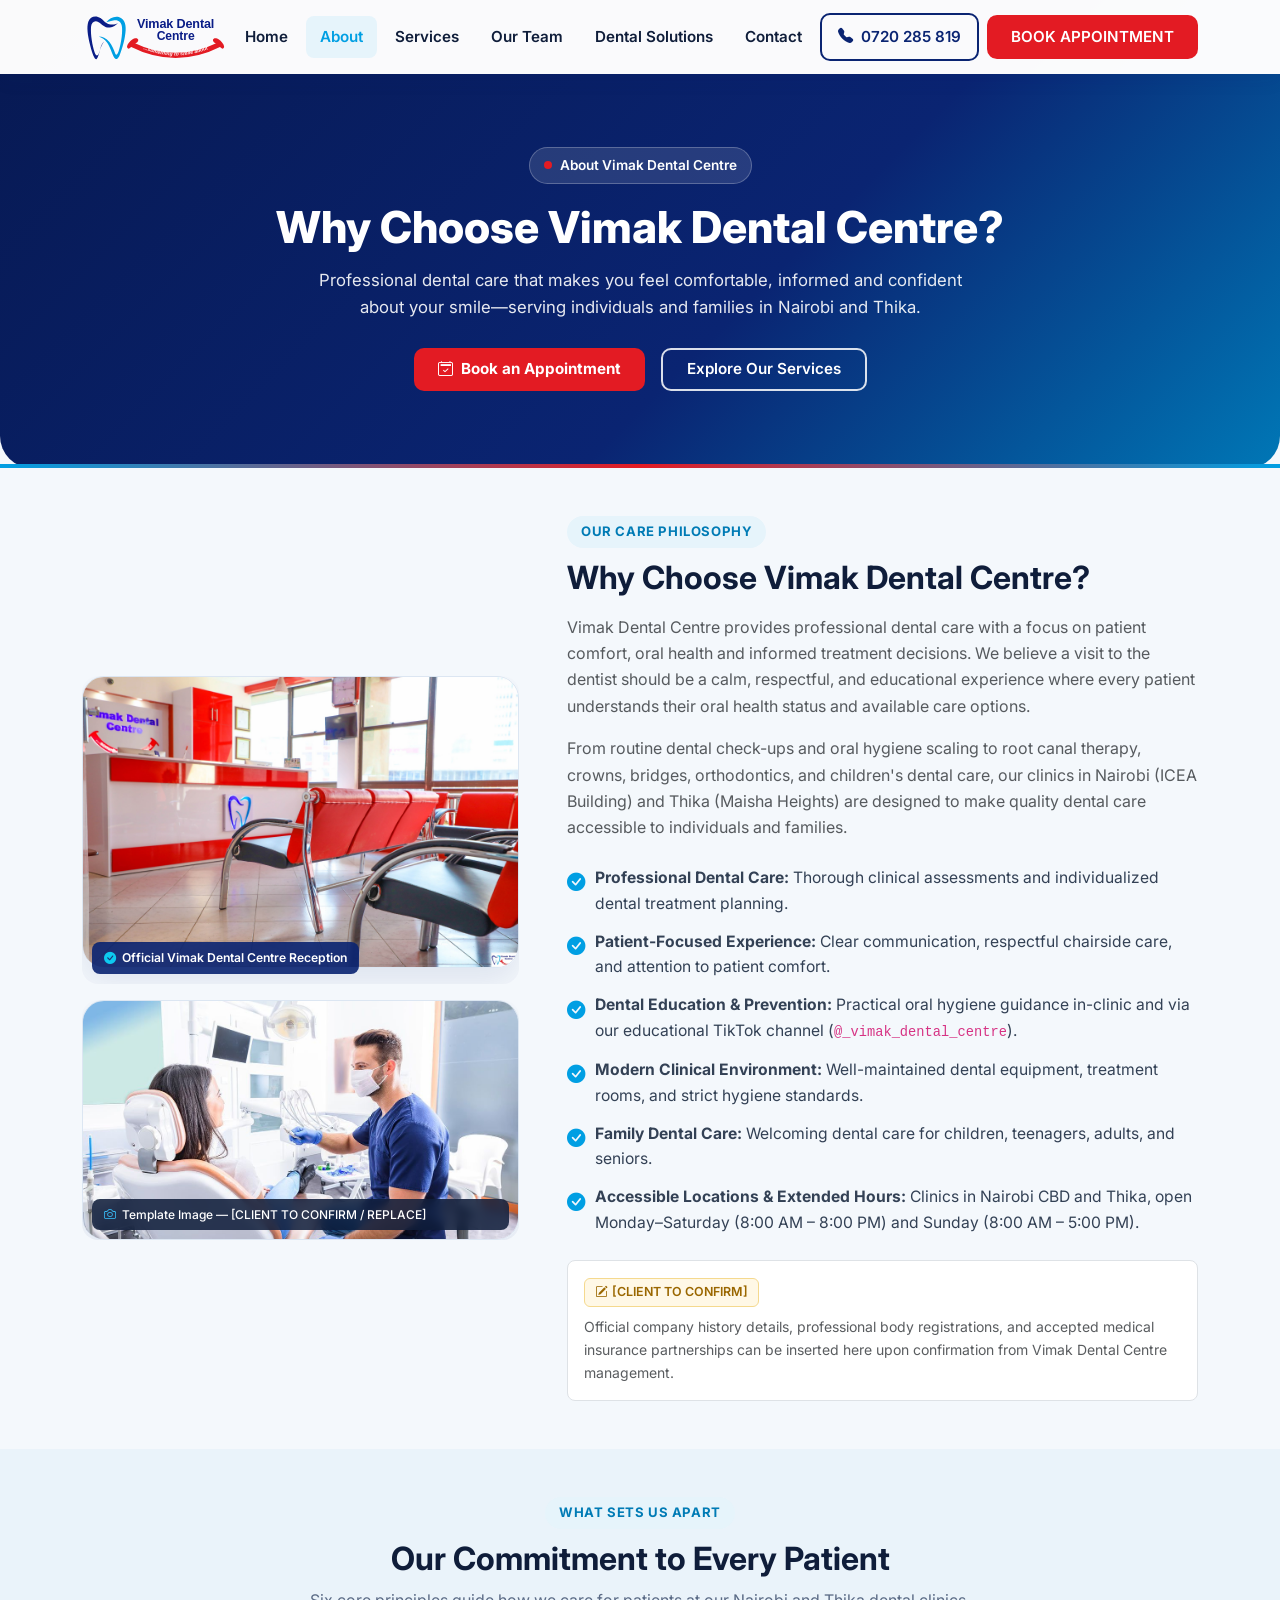
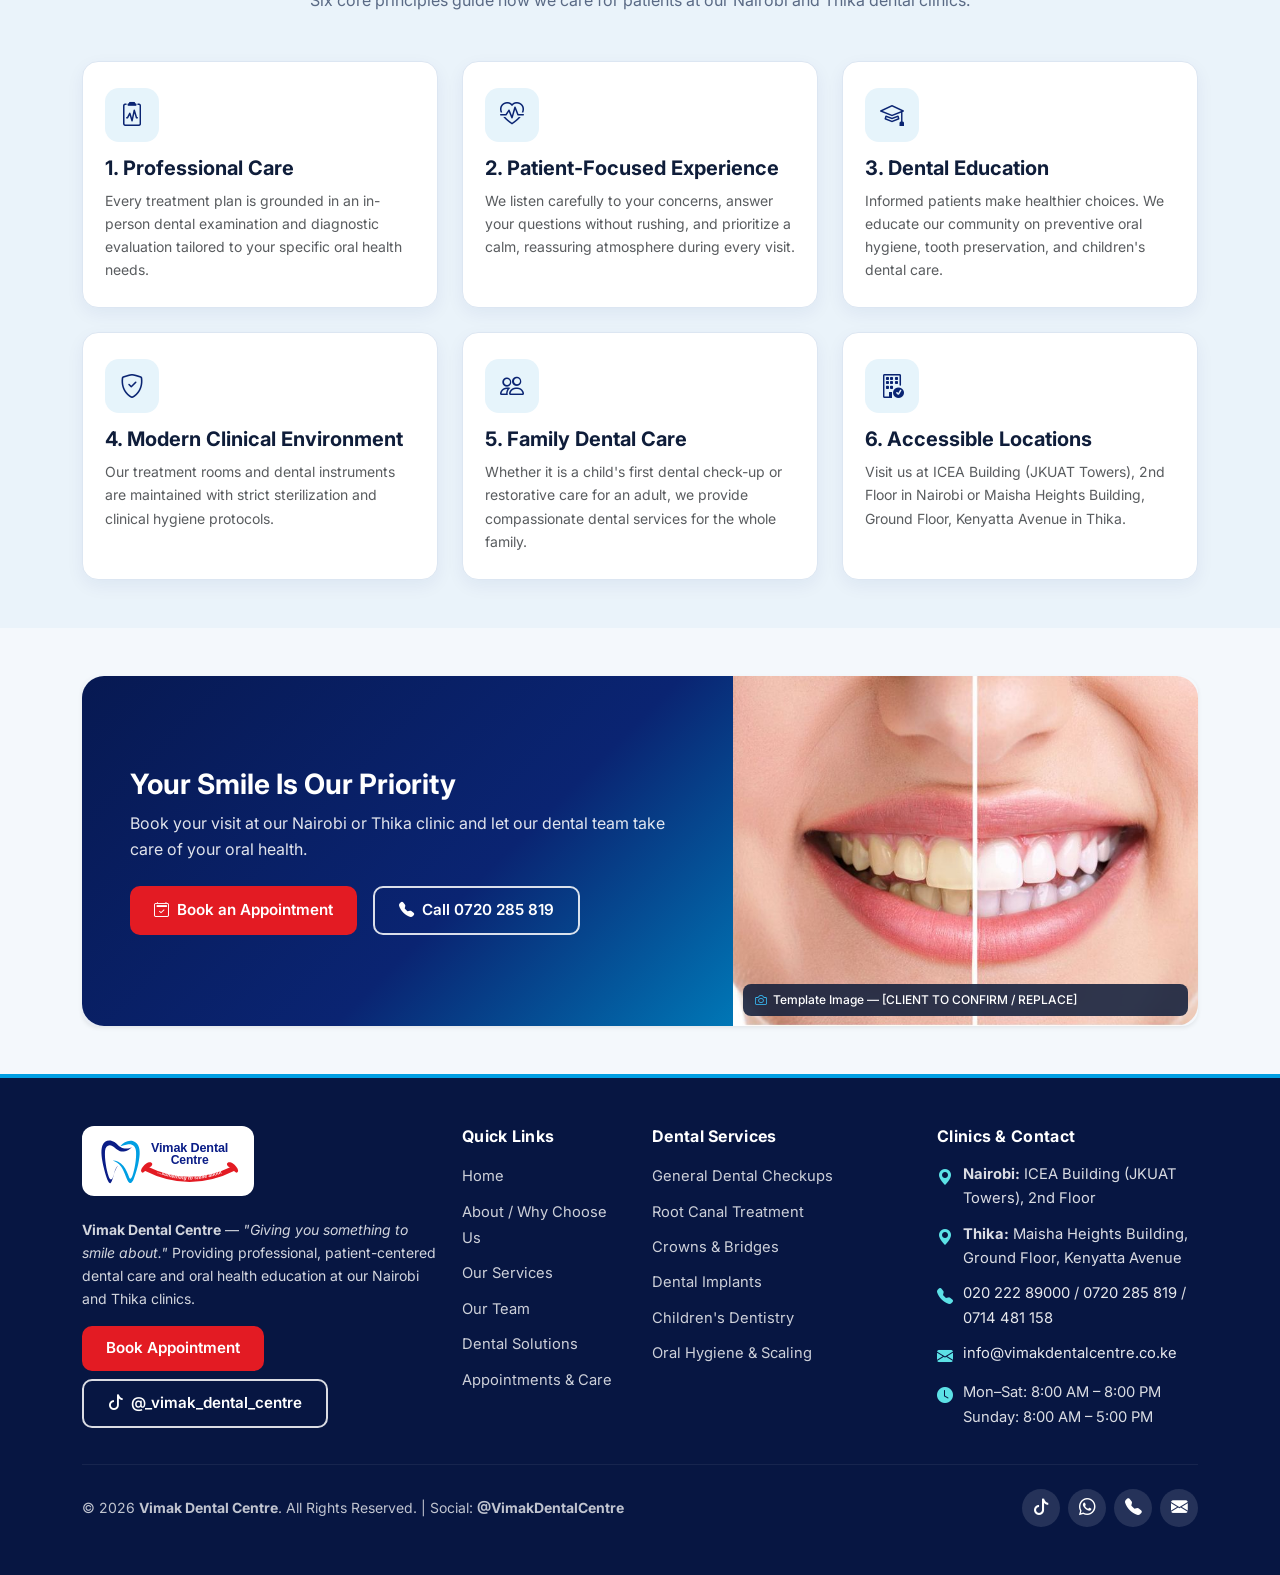
<file: Whyus.html>
<!DOCTYPE html>
<html lang="en">
    <head>
        <meta charset="UTF-8">
        <meta name="viewport" content="width=device-width, initial-scale=1.0">
        <title>Why Choose Vimak Dental Centre? | About Our Dental Care</title>
        <meta name="description"
            content="Learn why patients choose Vimak Dental Centre in Nairobi and Thika for professional, patient-focused, and family-friendly dental care.">

        <!-- Open Graph Metadata -->
        <meta property="og:title" content="Why Choose Vimak Dental Centre? | About Us">
        <meta property="og:description"
            content="Professional dental care with a focus on patient comfort, oral health education, and informed treatment decisions in Nairobi and Thika.">
        <meta property="og:type" content="website">
        <meta property="og:image" content="img/vimak-logo-hd.png">

        <!-- Bootstrap -->
        <link href="css/bootstrap.min.css" rel="stylesheet">

        <!-- Bootstrap Icons -->
        <link href="https://cdn.jsdelivr.net/npm/bootstrap-icons@1.11.1/font/bootstrap-icons.css" rel="stylesheet">

        <!-- Font Awesome -->
        <link rel="stylesheet" href="https://cdnjs.cloudflare.com/ajax/libs/font-awesome/6.4.0/css/all.min.css">

        <!-- Google Fonts -->
        <link rel="preconnect" href="https://fonts.googleapis.com" />
        <link rel="preconnect" href="https://fonts.gstatic.com" crossorigin />
        <link href="https://fonts.googleapis.com/css2?family=Inter:wght@400;500;600;700;800&family=Roboto:wght@400;500;700&display=swap" rel="stylesheet" />

        <!-- Custom CSS -->
        <link rel="stylesheet" href="css/whyus.css">

        <link rel="shortcut icon" href="img/download (35).png" type="image/png">
    </head>
    <body>
        <!-- Header Section -->
        <header>
            <nav class="navbar main-nav fixed-top navbar-expand-lg" aria-label="Main Navigation">
                <div class="container d-flex justify-content-between align-items-center">

                    <!-- Official Vimak Logo -->
                    <a href="index.html" class="brand-logo" aria-label="Vimak Dental Centre Home">
                        <img src="img/vimak-logo.svg" alt="Vimak Dental Centre - Something to smile about" class="brand-logo-img">
                    </a>

                    <!-- Desktop Menu -->
                    <ul class="nav d-none d-lg-flex align-items-center gap-1">
                        <li class="nav-item"><a class="nav-link" href="index.html">Home</a></li>
                        <li class="nav-item"><a class="nav-link active" href="Whyus.html">About</a></li>
                        <li class="nav-item"><a class="nav-link" href="service.html">Services</a></li>
                        <li class="nav-item"><a class="nav-link" href="team.html">Our Team</a></li>
                        <li class="nav-item"><a class="nav-link" href="DentalSolutions.html">Dental Solutions</a></li>
                        <li class="nav-item"><a class="nav-link" href="Pricing.html#contact">Contact</a></li>
                    </ul>

                    <div class="d-none d-lg-flex align-items-center gap-2">
                        <a href="tel:+254720285819" class="btn btn-vimak-outline-dark btn-sm px-3">
                            <i class="bi bi-telephone-fill"></i> 0720 285 819
                        </a>
                        <a href="Pricing.html#book-appointment" class="btn btn-vimak-red px-4">
                            BOOK APPOINTMENT
                        </a>
                    </div>

                    <!-- Burger Button (Mobile Only) -->
                    <button class="navbar-toggler d-lg-none"
                        type="button"
                        data-bs-toggle="offcanvas"
                        data-bs-target="#mobileMenu"
                        aria-controls="mobileMenu"
                        aria-label="Toggle navigation menu">
                        <i class="bi bi-list fs-1"></i>
                    </button>

                </div>
            </nav>

            <!-- Offcanvas Mobile Menu -->
            <div class="offcanvas offcanvas-end vimak-offcanvas" tabindex="-1" id="mobileMenu" aria-labelledby="mobileMenuLabel">
                <div class="offcanvas-header">
                    <a href="index.html" class="brand-logo" id="mobileMenuLabel">
                        <img src="img/vimak-logo.svg" alt="Vimak Dental Centre Logo" class="brand-logo-img">
                    </a>
                    <button type="button" class="btn-close" data-bs-dismiss="offcanvas" aria-label="Close menu"></button>
                </div>

                <div class="offcanvas-body d-flex flex-column justify-content-between">
                    <div>
                        <ul class="navbar-nav gap-1">
                            <li><a class="nav-link" href="index.html">Home</a></li>
                            <li><a class="nav-link active" href="Whyus.html">About</a></li>
                            <li><a class="nav-link" href="service.html">Services</a></li>
                            <li><a class="nav-link" href="team.html">Our Team</a></li>
                            <li><a class="nav-link" href="DentalSolutions.html">Dental Solutions</a></li>
                            <li><a class="nav-link" href="Pricing.html#contact">Contact</a></li>
                        </ul>

                        <div class="d-grid gap-2 mt-4">
                            <a href="Pricing.html#book-appointment" class="btn btn-vimak-red w-100">
                                <i class="bi bi-calendar2-check"></i> BOOK APPOINTMENT
                            </a>
                            <a href="https://wa.me/254720285819?text=Hello%20Vimak%20Dental%20Centre%2C%20I%20would%20like%20to%20book%20an%20appointment."
                                target="_blank" rel="noopener noreferrer" class="btn btn-whatsapp w-100">
                                <i class="bi bi-whatsapp"></i> WHATSAPP US
                            </a>
                            <a href="tel:+254720285819" class="btn btn-vimak-cyan w-100">
                                <i class="bi bi-telephone-fill"></i> CALL 0720 285 819
                            </a>
                        </div>
                    </div>

                    <div class="border-top pt-3 mt-4 small text-muted">
                        <p class="mb-1 fw-bold text-dark"><i class="bi bi-geo-alt-fill text-primary"></i> Nairobi &amp; Thika Clinics</p>
                        <p class="mb-1">Mon–Sat: 8:00 AM – 8:00 PM</p>
                        <p class="mb-0">Sunday: 8:00 AM – 5:00 PM</p>
                    </div>
                </div>
            </div>
        </header>

        <main>
            <!-- Hero Section -->
            <section class="hero-section d-flex align-items-center">
                <div class="container text-center">
                    <span class="hero-badge">
                        <span class="badge-dot"></span>
                        <span>About Vimak Dental Centre</span>
                    </span>

                    <h1 class="hero-title">
                        Why Choose Vimak Dental Centre?
                    </h1>

                    <p class="hero-text">
                        Professional dental care that makes you feel comfortable, informed and confident about your smile—serving individuals and families in Nairobi and Thika.
                    </p>

                    <div class="d-flex flex-wrap justify-content-center gap-3">
                        <a href="Pricing.html#book-appointment" class="btn hero-btn px-4 py-2">
                            <i class="bi bi-calendar2-check"></i> Book an Appointment
                        </a>
                        <a href="service.html" class="btn btn-vimak-outline px-4 py-2">
                            Explore Our Services
                        </a>
                    </div>
                </div>
            </section>

            <!-- Why Us / About Main Section -->
            <section class="container py-5">
                <div class="row align-items-center g-5">

                    <!-- Image Column -->
                    <div class="col-lg-5">
                        <div class="placeholder-img-wrap">
                            <img src="img/vimak-clinic-reception.jpg"
                                alt="Vimak Dental Centre reception area"
                                class="why-img mb-3">
                            <div class="verified-clinic-badge">
                                <i class="bi bi-check-circle-fill text-info"></i> Official Vimak Dental Centre Reception
                            </div>
                        </div>

                        <div class="placeholder-img-wrap mt-3">
                            <img src="img/whyus.jpg"
                                alt="Dentist explaining treatment plan to a patient"
                                class="why-img" style="max-height: 240px;">
                            <div class="placeholder-badge">
                                <i class="bi bi-camera"></i> Template Image &mdash; [CLIENT TO CONFIRM / REPLACE]
                            </div>
                        </div>
                    </div>

                    <!-- Text Column -->
                    <div class="col-lg-7">
                        <span class="section-tag">Our Care Philosophy</span>
                        <h2 class="fw-bold mb-3">Why Choose Vimak Dental Centre?</h2>

                        <p class="text-muted mb-3">
                            Vimak Dental Centre provides professional dental care with a focus on patient comfort, oral health and informed treatment decisions. We believe a visit to the dentist should be a calm, respectful, and educational experience where every patient understands their oral health status and available care options.
                        </p>

                        <p class="text-muted mb-4">
                            From routine dental check-ups and oral hygiene scaling to root canal therapy, crowns, bridges, orthodontics, and children's dental care, our clinics in Nairobi (ICEA Building) and Thika (Maisha Heights) are designed to make quality dental care accessible to individuals and families.
                        </p>

                        <ul class="why-list">
                            <li>
                                <i class="bi bi-check-circle-fill"></i>
                                <span><strong>Professional Dental Care:</strong> Thorough clinical assessments and individualized dental treatment planning.</span>
                            </li>
                            <li>
                                <i class="bi bi-check-circle-fill"></i>
                                <span><strong>Patient-Focused Experience:</strong> Clear communication, respectful chairside care, and attention to patient comfort.</span>
                            </li>
                            <li>
                                <i class="bi bi-check-circle-fill"></i>
                                <span><strong>Dental Education &amp; Prevention:</strong> Practical oral hygiene guidance in-clinic and via our educational TikTok channel (<code>@_vimak_dental_centre</code>).</span>
                            </li>
                            <li>
                                <i class="bi bi-check-circle-fill"></i>
                                <span><strong>Modern Clinical Environment:</strong> Well-maintained dental equipment, treatment rooms, and strict hygiene standards.</span>
                            </li>
                            <li>
                                <i class="bi bi-check-circle-fill"></i>
                                <span><strong>Family Dental Care:</strong> Welcoming dental care for children, teenagers, adults, and seniors.</span>
                            </li>
                            <li>
                                <i class="bi bi-check-circle-fill"></i>
                                <span><strong>Accessible Locations &amp; Extended Hours:</strong> Clinics in Nairobi CBD and Thika, open Monday–Saturday (8:00 AM – 8:00 PM) and Sunday (8:00 AM – 5:00 PM).</span>
                            </li>
                        </ul>

                        <div class="p-3 rounded-3 bg-white border mt-4">
                            <span class="client-confirm-tag mb-2"><i class="bi bi-pencil-square"></i> [CLIENT TO CONFIRM]</span>
                            <p class="small text-muted mb-0">
                                Official company history details, professional body registrations, and accepted medical insurance partnerships can be inserted here upon confirmation from Vimak Dental Centre management.
                            </p>
                        </div>
                    </div>

                </div>
            </section>

            <!-- Six Core Pillars Grid -->
            <section class="py-5" style="background: #EAF3FA;">
                <div class="container">
                    <div class="text-center mb-5">
                        <span class="section-tag">What Sets Us Apart</span>
                        <h2 class="fw-bold">Our Commitment to Every Patient</h2>
                        <p class="section-subtitle">
                            Six core principles guide how we care for patients at our Nairobi and Thika dental clinics.
                        </p>
                    </div>

                    <div class="row g-4">
                        <div class="col-lg-4 col-md-6">
                            <div class="pillar-card">
                                <div class="pillar-icon"><i class="bi bi-clipboard2-pulse"></i></div>
                                <h5 class="fw-bold">1. Professional Care</h5>
                                <p class="text-muted small mb-0">
                                    Every treatment plan is grounded in an in-person dental examination and diagnostic evaluation tailored to your specific oral health needs.
                                </p>
                            </div>
                        </div>

                        <div class="col-lg-4 col-md-6">
                            <div class="pillar-card">
                                <div class="pillar-icon"><i class="bi bi-heart-pulse"></i></div>
                                <h5 class="fw-bold">2. Patient-Focused Experience</h5>
                                <p class="text-muted small mb-0">
                                    We listen carefully to your concerns, answer your questions without rushing, and prioritize a calm, reassuring atmosphere during every visit.
                                </p>
                            </div>
                        </div>

                        <div class="col-lg-4 col-md-6">
                            <div class="pillar-card">
                                <div class="pillar-icon"><i class="bi bi-mortarboard"></i></div>
                                <h5 class="fw-bold">3. Dental Education</h5>
                                <p class="text-muted small mb-0">
                                    Informed patients make healthier choices. We educate our community on preventive oral hygiene, tooth preservation, and children's dental care.
                                </p>
                            </div>
                        </div>

                        <div class="col-lg-4 col-md-6">
                            <div class="pillar-card">
                                <div class="pillar-icon"><i class="bi bi-shield-check"></i></div>
                                <h5 class="fw-bold">4. Modern Clinical Environment</h5>
                                <p class="text-muted small mb-0">
                                    Our treatment rooms and dental instruments are maintained with strict sterilization and clinical hygiene protocols.
                                </p>
                            </div>
                        </div>

                        <div class="col-lg-4 col-md-6">
                            <div class="pillar-card">
                                <div class="pillar-icon"><i class="bi bi-people"></i></div>
                                <h5 class="fw-bold">5. Family Dental Care</h5>
                                <p class="text-muted small mb-0">
                                    Whether it is a child's first dental check-up or restorative care for an adult, we provide compassionate dental services for the whole family.
                                </p>
                            </div>
                        </div>

                        <div class="col-lg-4 col-md-6">
                            <div class="pillar-card">
                                <div class="pillar-icon"><i class="bi bi-building-check"></i></div>
                                <h5 class="fw-bold">6. Accessible Locations</h5>
                                <p class="text-muted small mb-0">
                                    Visit us at ICEA Building (JKUAT Towers), 2nd Floor in Nairobi or Maisha Heights Building, Ground Floor, Kenyatta Avenue in Thika.
                                </p>
                            </div>
                        </div>
                    </div>
                </div>
            </section>

            <!-- Appointment Banner Container (Preserved from Template) -->
            <section class="container my-5">
                <div class="row align-items-stretch g-0 no-gap shadow-sm rounded-4 overflow-hidden">

                    <!-- Text Column -->
                    <div class="col-md-7">
                        <div class="appointment-box p-5">
                            <h3 class="fw-bold text-white mb-2">
                                Your Smile Is Our Priority
                            </h3>
                            <p class="mb-4" style="color: rgba(255,255,255,0.88);">
                                Book your visit at our Nairobi or Thika clinic and let our dental team take care of your oral health.
                            </p>
                            <div class="d-flex flex-wrap gap-3">
                                <a href="Pricing.html#book-appointment" class="btn btn-vimak-red px-4 fw-semibold">
                                    <i class="bi bi-calendar2-check"></i> Book an Appointment
                                </a>
                                <a href="tel:+254720285819" class="btn btn-vimak-outline px-4 fw-semibold">
                                    <i class="bi bi-telephone-fill"></i> Call 0720 285 819
                                </a>
                            </div>
                        </div>
                    </div>

                    <!-- Image Column -->
                    <div class="col-md-5 position-relative">
                        <img src="img/whyusapp.jpeg"
                            alt="Healthy smile after dental care"
                            class="equal-img">
                        <div class="placeholder-badge">
                            <i class="bi bi-camera"></i> Template Image &mdash; [CLIENT TO CONFIRM / REPLACE]
                        </div>
                    </div>

                </div>
            </section>
        </main>

        <!-- Footer Section -->
        <footer class="footer-section py-5 mt-5">
            <div class="container">
                <div class="row g-4">

                    <div class="col-lg-4">
                        <div class="footer-logo-wrap">
                            <img src="img/vimak-logo.svg" alt="Vimak Dental Centre Logo" class="brand-logo-img">
                        </div>
                        <p class="small mb-3" style="color: rgba(255,255,255,0.82);">
                            <strong>Vimak Dental Centre</strong> &mdash; <em>"Giving you something to smile about."</em> Providing professional, patient-centered dental care and oral health education at our Nairobi and Thika clinics.
                        </p>
                        <div class="d-flex flex-wrap gap-2">
                            <a href="Pricing.html#book-appointment" class="btn btn-sm btn-vimak-red">
                                Book Appointment
                            </a>
                            <a href="https://www.tiktok.com/@_vimak_dental_centre" target="_blank" rel="noopener noreferrer" class="btn btn-sm btn-vimak-outline">
                                <i class="bi bi-tiktok"></i> @_vimak_dental_centre
                            </a>
                        </div>
                    </div>

                    <div class="col-lg-2 col-md-4">
                        <h6 class="fw-bold mb-3">Quick Links</h6>
                        <ul class="footer-links">
                            <li><a href="index.html">Home</a></li>
                            <li><a href="Whyus.html">About / Why Choose Us</a></li>
                            <li><a href="service.html">Our Services</a></li>
                            <li><a href="team.html">Our Team</a></li>
                            <li><a href="DentalSolutions.html">Dental Solutions</a></li>
                            <li><a href="Pricing.html">Appointments &amp; Care</a></li>
                        </ul>
                    </div>

                    <div class="col-lg-3 col-md-4">
                        <h6 class="fw-bold mb-3">Dental Services</h6>
                        <ul class="footer-links">
                            <li><a href="service.html#general-dentistry">General Dental Checkups</a></li>
                            <li><a href="service.html#root-canal">Root Canal Treatment</a></li>
                            <li><a href="service.html#crowns-bridges">Crowns &amp; Bridges</a></li>
                            <li><a href="service.html#dental-implants">Dental Implants</a></li>
                            <li><a href="service.html#childrens-dentistry">Children's Dentistry</a></li>
                            <li><a href="service.html#oral-hygiene">Oral Hygiene &amp; Scaling</a></li>
                        </ul>
                    </div>

                    <div class="col-lg-3 col-md-4">
                        <h6 class="fw-bold mb-3">Clinics &amp; Contact</h6>
                        <ul class="footer-contact">
                            <li>
                                <i class="bi bi-geo-alt-fill"></i>
                                <span><strong>Nairobi:</strong> ICEA Building (JKUAT Towers), 2nd Floor</span>
                            </li>
                            <li>
                                <i class="bi bi-geo-alt-fill"></i>
                                <span><strong>Thika:</strong> Maisha Heights Building, Ground Floor, Kenyatta Avenue</span>
                            </li>
                            <li>
                                <i class="bi bi-telephone-fill"></i>
                                <span>
                                    <a href="tel:+2542022289000">020 222 89000</a> /
                                    <a href="tel:+254720285819">0720 285 819</a> /
                                    <a href="tel:+254714481158">0714 481 158</a>
                                </span>
                            </li>
                            <li>
                                <i class="bi bi-envelope-fill"></i>
                                <a href="mailto:info@vimakdentalcentre.co.ke">info@vimakdentalcentre.co.ke</a>
                            </li>
                            <li>
                                <i class="bi bi-clock-fill"></i>
                                <span>
                                    Mon–Sat: 8:00 AM – 8:00 PM<br>
                                    Sunday: 8:00 AM – 5:00 PM
                                </span>
                            </li>
                        </ul>
                    </div>

                </div>

                <hr class="my-4 border-light border-opacity-25">

                <div class="d-flex justify-content-between align-items-center flex-wrap gap-3">
                    <small style="color: rgba(255,255,255,0.75);">
                        &copy; 2026 <strong>Vimak Dental Centre</strong>. All Rights Reserved. | Social: <strong>@VimakDentalCentre</strong>
                    </small>

                    <div class="social-icons d-flex gap-2">
                        <a href="https://www.tiktok.com/@_vimak_dental_centre" target="_blank" rel="noopener noreferrer" aria-label="Vimak Dental Centre on TikTok">
                            <i class="bi bi-tiktok"></i>
                        </a>
                        <a href="https://wa.me/254720285819" target="_blank" rel="noopener noreferrer" aria-label="WhatsApp Vimak Dental Centre">
                            <i class="bi bi-whatsapp"></i>
                        </a>
                        <a href="tel:+254720285819" aria-label="Call Vimak Dental Centre">
                            <i class="bi bi-telephone-fill"></i>
                        </a>
                        <a href="mailto:info@vimakdentalcentre.co.ke" aria-label="Email Vimak Dental Centre">
                            <i class="bi bi-envelope-fill"></i>
                        </a>
                    </div>
                </div>
            </div>
        </footer>

        <!-- Mobile Quick-Action Bar -->
        <div class="mobile-sticky-bar" aria-label="Quick Mobile Actions">
            <a href="tel:+254720285819" class="btn btn-sm btn-primary flex-fill py-2">
                <i class="bi bi-telephone-fill"></i> Call
            </a>
            <a href="https://wa.me/254720285819?text=Hello%20Vimak%20Dental%20Centre%2C%20I%20would%20like%20to%20book%20an%20appointment."
                target="_blank" rel="noopener noreferrer" class="btn btn-sm btn-whatsapp flex-fill py-2">
                <i class="bi bi-whatsapp"></i> WhatsApp
            </a>
            <a href="Pricing.html#book-appointment" class="btn btn-sm btn-vimak-red flex-fill py-2">
                <i class="bi bi-calendar2-check"></i> Book
            </a>
        </div>

        <!-- Bootstrap JS && custom js-->
        <script src="js/bootstrap.bundle.min.js"></script>
        <script src="js/main.js"></script>
    </body>
</html>
</file>
<file: css/style.css>
/* ==========================================================================
   VIMAK DENTAL CENTRE — CORE STYLESHEET (style.css)
   Brand Colors derived from Official Vimak Dental Centre Logo:
   - Deep Vimak Blue (Primary): #0A2472 / #0A1D87
   - Bright Cyan Blue (Secondary): #009FE3
   - Vimak Red (Accent): #E31B23
   - Neutral Medical Background: #F4F8FC / #FFFFFF
   - Dark Navy Text: #0F1D3A / #334155
   ========================================================================== */

:root {
  --primary: #0A2472;
  --primary-dark: #071952;
  --blueMid: #009FE3;
  --blueMid-dark: #007BB5;
  --accent-red: #E31B23;
  --accent-red-hover: #C4141B;
  --light: #F4F8FC;
  --light-blue: #E6F4FB;
  --white: #FFFFFF;
  --text-dark: #0F1D3A;
  --text-body: #334155;
  --text-muted: #5A6A85;
  --border-color: #DCE6F2;
  --shadow-sm: 0 6px 18px rgba(10, 36, 114, 0.06);
  --shadow-md: 0 14px 32px rgba(10, 36, 114, 0.09);
  --shadow-lg: 0 20px 45px rgba(10, 36, 114, 0.14);
  --radius-sm: 10px;
  --radius-md: 16px;
  --radius-lg: 22px;
}

*,
*::before,
*::after {
  box-sizing: border-box;
}

html {
  scroll-behavior: smooth;
  overflow-x: hidden;
}

body {
  background: var(--light);
  color: var(--text-body);
  font-family: "Inter", "Roboto", -apple-system, BlinkMacSystemFont, "Segoe UI", Arial, sans-serif;
  line-height: 1.65;
  overflow-x: hidden;
  margin: 0;
}

h1, h2, h3, h4, h5, h6 {
  color: var(--text-dark);
  font-weight: 700;
  line-height: 1.25;
}

a {
  transition: color 0.2s ease, background-color 0.2s ease, transform 0.2s ease, box-shadow 0.2s ease;
}

a:focus-visible,
button:focus-visible,
input:focus-visible,
select:focus-visible,
textarea:focus-visible {
  outline: 3px solid var(--blueMid);
  outline-offset: 2px;
}

img {
  max-width: 100%;
  height: auto;
}

/* ==========================================================================
   BUTTONS & CTAs
   ========================================================================== */

.btn {
  background: var(--primary);
  color: var(--white);
  border: none;
  border-radius: var(--radius-sm);
  padding: 11px 24px;
  font-weight: 600;
  font-size: 0.95rem;
  transition: all 0.25s ease;
  display: inline-flex;
  align-items: center;
  justify-content: center;
  gap: 8px;
  text-decoration: none;
}

.btn:hover {
  background: var(--primary-dark);
  color: var(--white);
  transform: translateY(-2px);
  box-shadow: 0 8px 20px rgba(10, 36, 114, 0.2);
}

.btn-vimak-red {
  background: var(--accent-red);
  color: var(--white) !important;
}

.btn-vimak-red:hover {
  background: var(--accent-red-hover);
  color: var(--white) !important;
  box-shadow: 0 8px 20px rgba(227, 27, 35, 0.28);
}

.btn-vimak-cyan {
  background: var(--blueMid);
  color: var(--white) !important;
}

.btn-vimak-cyan:hover {
  background: var(--blueMid-dark);
  color: var(--white) !important;
  box-shadow: 0 8px 20px rgba(0, 159, 227, 0.28);
}

.btn-vimak-outline {
  background: transparent;
  color: var(--white) !important;
  border: 2px solid rgba(255, 255, 255, 0.85);
}

.btn-vimak-outline:hover {
  background: var(--white);
  color: var(--primary) !important;
}

.btn-vimak-outline-dark {
  background: transparent;
  color: var(--primary) !important;
  border: 2px solid var(--primary);
}

.btn-vimak-outline-dark:hover {
  background: var(--primary);
  color: var(--white) !important;
}

.btn-whatsapp {
  background: #128C7E;
  color: var(--white) !important;
}

.btn-whatsapp:hover {
  background: #0E7266;
  color: var(--white) !important;
}

/* ==========================================================================
   TOP BAR & HEADER / NAVBAR
   ========================================================================== */

.top-info-bar {
  background: var(--primary-dark);
  color: rgba(255, 255, 255, 0.92);
  font-size: 0.84rem;
  padding: 7px 0;
  border-bottom: 1px solid rgba(255, 255, 255, 0.1);
}

.top-info-bar a {
  color: #fff;
  text-decoration: none;
  font-weight: 500;
}

.top-info-bar a:hover {
  color: var(--blueMid);
}

.main-nav {
  transition: all 0.3s ease;
  background: rgba(255, 255, 255, 0.98);
  box-shadow: 0 4px 20px rgba(10, 36, 114, 0.08);
  padding: 10px 0 !important;
  z-index: 1030;
}

.main-nav.scrolled {
  background: #FFFFFF;
  box-shadow: 0 8px 28px rgba(10, 36, 114, 0.12);
  padding: 8px 0 !important;
}

.brand-logo {
  text-decoration: none;
  display: inline-flex;
  align-items: center;
  gap: 10px;
}

.brand-logo-img {
  height: 54px;
  width: auto;
  object-fit: contain;
  display: block;
}

.navbar-toggler {
  border: 1px solid var(--border-color);
  border-radius: 8px;
  padding: 4px 10px;
  color: var(--primary) !important;
}

.navbar-toggler:focus {
  box-shadow: 0 0 0 3px rgba(0, 159, 227, 0.25);
}

.main-nav .nav-link {
  color: var(--text-dark) !important;
  font-weight: 600;
  font-size: 0.95rem;
  padding: 8px 14px !important;
  border-radius: 8px;
  position: relative;
}

.main-nav .nav-link:hover,
.main-nav .nav-link.active {
  color: var(--blueMid) !important;
  background: var(--light-blue);
}

/* Offcanvas Mobile Menu */
.offcanvas.vimak-offcanvas {
  background-color: var(--white) !important;
  color: var(--text-dark);
  border-left: 3px solid var(--blueMid);
}

.vimak-offcanvas .offcanvas-header {
  border-bottom: 1px solid var(--border-color);
  padding: 16px 20px;
}

.vimak-offcanvas .nav-link {
  color: var(--text-dark) !important;
  font-weight: 600;
  padding: 10px 14px;
  border-radius: 8px;
  font-size: 1rem;
}

.vimak-offcanvas .nav-link:hover,
.vimak-offcanvas .nav-link.active {
  background: var(--light-blue);
  color: var(--primary) !important;
}

/* ==========================================================================
   HERO SECTIONS (HOME & INNER PAGES)
   ========================================================================== */

.hero-modern {
  padding: 135px 0 95px;
  background: linear-gradient(135deg, #071952 0%, #0A2472 55%, #0077B6 100%);
  border-radius: 0 0 36px 36px;
  color: var(--white);
  position: relative;
  overflow: hidden;
}

.hero-modern::after {
  content: "";
  position: absolute;
  bottom: 0;
  left: 0;
  right: 0;
  height: 5px;
  background: linear-gradient(90deg, var(--blueMid) 0%, var(--accent-red) 50%, var(--blueMid) 100%);
}

.hero-badge {
  display: inline-flex;
  align-items: center;
  gap: 8px;
  background: rgba(255, 255, 255, 0.12);
  border: 1px solid rgba(255, 255, 255, 0.24);
  color: #FFFFFF;
  padding: 6px 14px;
  border-radius: 50px;
  font-size: 0.85rem;
  font-weight: 600;
  margin-bottom: 16px;
}

.hero-badge .badge-dot {
  width: 8px;
  height: 8px;
  border-radius: 50%;
  background: var(--accent-red);
  display: inline-block;
}

.hero-modern .hero-title {
  color: var(--white);
  font-weight: 800;
  font-size: clamp(2rem, 4vw, 3.1rem);
  line-height: 1.18;
  margin-bottom: 16px;
}

.hero-modern .hero-desc {
  margin-top: 10px;
  max-width: 540px;
  font-size: 1.08rem;
  color: rgba(255, 255, 255, 0.92);
  line-height: 1.65;
}

.hero-btn {
  background: var(--accent-red);
  color: var(--white) !important;
  font-weight: 700;
  border-radius: 10px;
  padding: 12px 26px;
}

.hero-btn:hover {
  background: var(--accent-red-hover);
  color: var(--white) !important;
}

.hero-trust-strip {
  background: rgba(255, 255, 255, 0.1);
  border: 1px solid rgba(255, 255, 255, 0.2);
  border-radius: var(--radius-md);
  padding: 14px 18px;
  margin-top: 24px;
  display: flex;
  flex-wrap: wrap;
  gap: 16px;
  align-items: center;
}

.hero-trust-item {
  display: flex;
  align-items: center;
  gap: 8px;
  font-size: 0.9rem;
  font-weight: 500;
  color: var(--white);
}

.hero-trust-item i {
  color: #5CE1E6;
  font-size: 1.1rem;
}

.hero-image-wrapper {
  position: relative;
  display: flex;
  flex-direction: column;
  align-items: center;
  justify-content: center;
}

.hero-img {
  position: relative;
  width: 100%;
  max-width: 420px;
  border-radius: 24px;
  z-index: 2;
  box-shadow: 0 20px 45px rgba(0, 0, 0, 0.28);
  border: 4px solid rgba(255, 255, 255, 0.2);
}

/* Inner Page Hero Section */
.hero-section {
  min-height: 52vh;
  padding: 140px 0 70px;
  position: relative;
  z-index: 1;
  background: linear-gradient(135deg, #071952 0%, #0A2472 60%, #0077B6 100%);
  border-radius: 0 0 32px 32px;
  display: flex;
  justify-content: center;
  align-items: center;
  color: var(--white);
}

.hero-section::after {
  content: "";
  position: absolute;
  bottom: 0;
  left: 0;
  right: 0;
  height: 4px;
  background: linear-gradient(90deg, var(--blueMid) 0%, var(--accent-red) 50%, var(--blueMid) 100%);
}

.hero-section .hero-title {
  color: var(--white);
  font-weight: 800;
  font-size: clamp(1.9rem, 3.6vw, 2.75rem);
}

.hero-section .hero-text {
  color: rgba(255, 255, 255, 0.9);
  font-size: 1.05rem;
  max-width: 680px;
  margin: 12px auto 26px;
}

/* ==========================================================================
   QUICK APPOINTMENT / ACTION BAR
   ========================================================================== */

.appointment-bar {
  background: var(--white);
  border-radius: var(--radius-md);
  padding: 24px 26px;
  margin-top: -45px;
  box-shadow: var(--shadow-lg);
  position: relative;
  z-index: 10;
  border-top: 4px solid var(--blueMid);
}

.form-field {
  border-radius: 10px;
  min-height: 44px;
  border: 1px solid var(--border-color);
  font-size: 0.94rem;
}

.form-field:focus {
  border-color: var(--blueMid);
  box-shadow: 0 0 0 3px rgba(0, 159, 227, 0.15);
}

.make-btn {
  background: var(--accent-red);
  color: var(--white) !important;
  font-weight: 700;
  border-radius: 10px;
  min-height: 44px;
  transition: 0.25s;
}

.make-btn:hover {
  background: var(--accent-red-hover);
  color: var(--white) !important;
  transform: translateY(-2px);
}

/* ==========================================================================
   SECTION TAGS & HEADINGS
   ========================================================================== */

.section-tag,
.tag,
.blog-tag,
.faq-tag {
  display: inline-block;
  color: var(--blueMid-dark);
  background: var(--light-blue);
  padding: 5px 14px;
  border-radius: 50px;
  font-weight: 700;
  font-size: 0.82rem;
  text-transform: uppercase;
  letter-spacing: 0.6px;
  margin-bottom: 10px;
}

.section-subtitle {
  color: var(--text-muted);
  max-width: 680px;
  margin-left: auto;
  margin-right: auto;
}

/* ==========================================================================
   PLACEHOLDER & CLIENT CONFIRMATION BADGES
   ========================================================================== */

.placeholder-img-wrap {
  position: relative;
  overflow: hidden;
  border-radius: var(--radius-md);
}

.placeholder-badge {
  position: absolute;
  bottom: 10px;
  left: 10px;
  right: 10px;
  background: rgba(15, 29, 58, 0.86);
  color: #FFFFFF;
  font-size: 0.75rem;
  font-weight: 500;
  padding: 6px 12px;
  border-radius: 8px;
  z-index: 3;
  display: flex;
  align-items: center;
  gap: 6px;
  backdrop-filter: blur(4px);
}

.placeholder-badge i {
  color: #38BDF8;
}

.verified-clinic-badge {
  position: absolute;
  bottom: 10px;
  left: 10px;
  background: rgba(10, 36, 114, 0.9);
  color: #FFFFFF;
  font-size: 0.76rem;
  font-weight: 600;
  padding: 6px 12px;
  border-radius: 8px;
  z-index: 3;
  display: inline-flex;
  align-items: center;
  gap: 6px;
}

.client-confirm-tag {
  display: inline-flex;
  align-items: center;
  gap: 5px;
  background: #FFF8E6;
  color: #9A6700;
  border: 1px solid #F5D98E;
  font-size: 0.78rem;
  font-weight: 600;
  padding: 3px 10px;
  border-radius: 6px;
}

/* ==========================================================================
   FEATURES, SERVICES & WHY CHOOSE VIMAK CARDS
   ========================================================================== */

.feature-item,
.service-card,
.solution-card,
.why-card {
  background: var(--white);
  border-radius: var(--radius-md);
  padding: 28px 24px;
  height: 100%;
  box-shadow: var(--shadow-sm);
  border: 1px solid var(--border-color);
  transition: transform 0.25s ease, box-shadow 0.25s ease, border-color 0.25s ease;
  display: flex;
  flex-direction: column;
}

.feature-item:hover,
.service-card:hover,
.solution-card:hover,
.why-card:hover {
  transform: translateY(-5px);
  box-shadow: var(--shadow-md);
  border-color: var(--blueMid);
}

.feature-icon,
.service-icon-wrap {
  width: 58px;
  height: 58px;
  border-radius: 14px;
  background: var(--light-blue);
  color: var(--primary);
  display: inline-flex;
  align-items: center;
  justify-content: center;
  font-size: 26px;
  margin-bottom: 16px;
  transition: all 0.25s ease;
}

.service-card:hover .service-icon-wrap,
.why-card:hover .service-icon-wrap {
  background: var(--primary);
  color: var(--white);
}

.service-card h5,
.feature-item h5,
.why-card h5 {
  font-weight: 700;
  color: var(--text-dark);
  margin-bottom: 10px;
}

.service-card p,
.feature-item p,
.why-card p {
  color: var(--text-body);
  font-size: 0.94rem;
  flex-grow: 1;
}

.card-link-btn {
  color: var(--primary);
  font-weight: 700;
  font-size: 0.92rem;
  text-decoration: none;
  display: inline-flex;
  align-items: center;
  gap: 6px;
  margin-top: 12px;
}

.card-link-btn:hover {
  color: var(--accent-red);
  gap: 10px;
}

/* ==========================================================================
   DENTAL EDUCATION / BLOG SECTION
   ========================================================================== */

.blog-card {
  background: var(--white);
  border-radius: var(--radius-md);
  padding: 18px;
  gap: 18px;
  border: 1px solid var(--border-color);
  box-shadow: var(--shadow-sm);
  height: 100%;
  align-items: center;
  transition: transform 0.25s ease, box-shadow 0.25s ease;
}

.blog-card:hover {
  transform: translateY(-4px);
  box-shadow: var(--shadow-md);
}

.blog-img-wrap {
  position: relative;
  flex-shrink: 0;
  width: 145px;
  height: 145px;
  border-radius: 12px;
  overflow: hidden;
}

.blog-img {
  width: 100%;
  height: 100%;
  object-fit: cover;
}

.blog-content h5 {
  font-size: 1.08rem;
  margin-bottom: 6px;
}

.blog-content p {
  color: var(--text-body);
  font-size: 0.92rem;
  margin: 6px 0 10px;
}

.read-link {
  color: var(--primary);
  font-weight: 700;
  font-size: 0.9rem;
  text-decoration: none;
  background: none;
  border: none;
  padding: 0;
  cursor: pointer;
}

.read-link:hover {
  color: var(--accent-red);
  text-decoration: underline;
}

/* ==========================================================================
   TIKTOK & SOCIAL FOLLOW SECTION (Replaces Fictional Testimonials)
   ========================================================================== */

.tiktok-follow-box {
  background: linear-gradient(135deg, #071952 0%, #0A2472 65%, #0077B6 100%);
  border-radius: var(--radius-lg);
  padding: 40px 36px;
  color: var(--white);
  box-shadow: var(--shadow-md);
  position: relative;
  overflow: hidden;
}

.tiktok-follow-box h3 {
  color: var(--white);
}

.tiktok-handle-pill {
  display: inline-flex;
  align-items: center;
  gap: 8px;
  background: rgba(255, 255, 255, 0.14);
  border: 1px solid rgba(255, 255, 255, 0.28);
  color: var(--white);
  padding: 8px 16px;
  border-radius: 50px;
  font-weight: 600;
  font-size: 0.95rem;
}

.tiktok-topic-card {
  background: rgba(255, 255, 255, 0.1);
  border: 1px solid rgba(255, 255, 255, 0.18);
  border-radius: 14px;
  padding: 16px;
  color: var(--white);
  height: 100%;
}

.tiktok-topic-card i {
  font-size: 1.5rem;
  color: #5CE1E6;
  margin-bottom: 8px;
  display: inline-block;
}

/* ==========================================================================
   CLINIC GALLERY SECTION
   ========================================================================== */

.gallery-card {
  background: var(--white);
  border-radius: var(--radius-md);
  overflow: hidden;
  border: 1px solid var(--border-color);
  box-shadow: var(--shadow-sm);
  height: 100%;
  display: flex;
  flex-direction: column;
}

.gallery-img-box {
  position: relative;
  height: 230px;
  overflow: hidden;
  background: #E2E8F0;
}

.gallery-img-box img {
  width: 100%;
  height: 100%;
  object-fit: cover;
  transition: transform 0.35s ease;
}

.gallery-card:hover .gallery-img-box img {
  transform: scale(1.03);
}

.gallery-card-body {
  padding: 16px 18px;
}

/* ==========================================================================
   FAQ ACCORDION
   ========================================================================== */

.accordion-item {
  border-radius: 14px !important;
  overflow: hidden;
  margin-bottom: 12px;
  border: 1px solid var(--border-color);
  background: var(--white);
}

.accordion-button {
  font-weight: 700;
  color: var(--text-dark);
  background: var(--white);
  padding: 18px 22px;
  font-size: 1rem;
}

.accordion-button:not(.collapsed) {
  color: var(--primary);
  background: var(--light-blue);
  box-shadow: none;
}

.accordion-body {
  color: var(--text-body);
  padding: 18px 22px;
  font-size: 0.96rem;
}

/* ==========================================================================
   BOOK APPOINTMENT & CONTACT SECTION
   ========================================================================== */

.booking-card {
  background: var(--white);
  border-radius: var(--radius-lg);
  padding: 36px 32px;
  box-shadow: var(--shadow-md);
  border: 1px solid var(--border-color);
  border-top: 5px solid var(--primary);
}

.location-card {
  background: var(--white);
  border-radius: var(--radius-md);
  padding: 26px 24px;
  border: 1px solid var(--border-color);
  box-shadow: var(--shadow-sm);
  height: 100%;
}

.location-badge {
  display: inline-flex;
  align-items: center;
  gap: 6px;
  background: var(--primary);
  color: var(--white);
  font-weight: 700;
  font-size: 0.78rem;
  padding: 4px 12px;
  border-radius: 50px;
  text-transform: uppercase;
  letter-spacing: 0.5px;
  margin-bottom: 12px;
}

/* ==========================================================================
   CTA BANNER
   ========================================================================== */

.cta-box,
.appointment-box {
  background: linear-gradient(135deg, #071952 0%, #0A2472 60%, #0077B6 100%);
  padding: 38px 40px;
  border-radius: var(--radius-lg);
  color: var(--white);
  position: relative;
  overflow: hidden;
  box-shadow: var(--shadow-md);
}

.cta-box {
  display: flex;
  justify-content: space-between;
  align-items: center;
  gap: 20px;
}

.cta-box h3,
.appointment-box h3 {
  color: var(--white);
}

.cta-btn {
  background: var(--accent-red);
  color: var(--white) !important;
  font-weight: 700;
  padding: 12px 28px;
  border-radius: 10px;
  white-space: nowrap;
}

.cta-btn:hover {
  background: var(--accent-red-hover);
  color: var(--white) !important;
  transform: translateY(-2px);
}

.equal-img {
  height: 100%;
  min-height: 260px;
  width: 100%;
  object-fit: cover;
  border-radius: 0 var(--radius-lg) var(--radius-lg) 0;
}

.appointment-box {
  border-radius: var(--radius-lg) 0 0 var(--radius-lg);
  height: 100%;
  display: flex;
  flex-direction: column;
  justify-content: center;
}

/* ==========================================================================
   FOOTER
   ========================================================================== */

.footer-section {
  background: #071642;
  color: rgba(255, 255, 255, 0.86);
  border-top: 4px solid var(--blueMid);
}

.footer-section h6 {
  color: var(--white);
  font-weight: 700;
  letter-spacing: 0.3px;
}

.footer-logo-wrap {
  background: var(--white);
  display: inline-block;
  padding: 8px 14px;
  border-radius: 12px;
  margin-bottom: 14px;
}

.footer-links {
  list-style: none;
  padding: 0;
  margin: 0;
}

.footer-links li {
  margin-bottom: 9px;
}

.footer-links a {
  text-decoration: none;
  color: rgba(255, 255, 255, 0.8);
  font-size: 0.92rem;
}

.footer-links a:hover {
  color: #5CE1E6;
  padding-left: 4px;
}

.footer-contact {
  list-style: none;
  padding: 0;
  margin: 0;
}

.footer-contact li {
  margin-bottom: 11px;
  font-size: 0.92rem;
  color: rgba(255, 255, 255, 0.85);
  display: flex;
  align-items: flex-start;
  gap: 10px;
}

.footer-contact a {
  color: rgba(255, 255, 255, 0.9);
  text-decoration: none;
}

.footer-contact a:hover {
  color: #5CE1E6;
}

.footer-contact i {
  color: #5CE1E6;
  font-size: 1rem;
  margin-top: 2px;
}

.social-icons a {
  width: 38px;
  height: 38px;
  border-radius: 50%;
  background: rgba(255, 255, 255, 0.12);
  color: var(--white);
  display: inline-flex;
  align-items: center;
  justify-content: center;
  text-decoration: none;
  font-size: 1.05rem;
}

.social-icons a:hover {
  background: var(--blueMid);
  color: var(--white);
  transform: translateY(-2px);
}

/* Mobile Quick Action Sticky Bar */
.mobile-sticky-bar {
  position: fixed;
  bottom: 0;
  left: 0;
  right: 0;
  background: var(--white);
  box-shadow: 0 -4px 20px rgba(10, 36, 114, 0.15);
  border-top: 1px solid var(--border-color);
  padding: 8px 12px;
  z-index: 1025;
  display: none;
}

/* ==========================================================================
   RESPONSIVE MEDIA QUERIES (1920px, 1440px, 1024px, 768px, 480px, 375px)
   ========================================================================== */

@media (max-width: 991.98px) {
  .hero-modern {
    padding: 120px 0 80px;
    text-align: center;
  }
  .hero-modern .hero-desc {
    margin-left: auto;
    margin-right: auto;
  }
  .hero-trust-strip {
    justify-content: center;
  }
  .hero-img {
    margin-top: 28px;
    left: 0;
  }
  .appointment-bar {
    margin-top: 20px;
  }
}

@media (max-width: 767.98px) {
  body {
    padding-bottom: 64px;
  }
  .mobile-sticky-bar {
    display: flex;
    gap: 8px;
  }
  .cta-box {
    flex-direction: column;
    text-align: center;
    padding: 28px 22px;
  }
  .appointment-box {
    border-radius: var(--radius-lg) var(--radius-lg) 0 0;
    padding: 28px 22px !important;
  }
  .equal-img {
    border-radius: 0 0 var(--radius-lg) var(--radius-lg);
    min-height: 220px;
  }
  .blog-card {
    flex-direction: column;
    align-items: flex-start;
  }
  .blog-img-wrap {
    width: 100%;
    height: 190px;
  }
  .booking-card {
    padding: 24px 18px;
  }
  .tiktok-follow-box {
    padding: 28px 20px;
  }
}

@media (max-width: 480px) {
  .brand-logo-img {
    height: 44px;
  }
  .hero-modern .hero-title,
  .hero-section .hero-title {
    font-size: 1.75rem;
  }
}
</file>
<file: css/Dentalsolutions.css>
/* ==========================================================================
   VIMAK DENTAL CENTRE — DENTAL SOLUTIONS & TREATMENT CARE (Dentalsolutions.css)
   ========================================================================== */
@import url("style.css");

.solution-card {
  background: var(--white);
  border-radius: var(--radius-md);
  padding: 28px 24px;
  box-shadow: var(--shadow-sm);
  transition: 0.25s ease;
  border: 1px solid var(--border-color);
  height: 100%;
  display: flex;
  flex-direction: column;
}

.solution-card:hover {
  transform: translateY(-6px);
  box-shadow: var(--shadow-md);
  border-color: var(--blueMid);
}

.solution-icon {
  width: 56px;
  height: 56px;
  border-radius: 14px;
  background: linear-gradient(135deg, var(--primary), var(--blueMid));
  display: flex;
  align-items: center;
  justify-content: center;
  color: var(--white);
  font-size: 24px;
  margin-bottom: 16px;
}

.solution-card h5 {
  color: var(--text-dark);
  font-weight: 700;
  margin-bottom: 8px;
}

.solution-card p {
  color: var(--text-body);
  font-size: 0.94rem;
  margin: 6px 0 14px;
  flex-grow: 1;
}

.solution-link {
  text-decoration: none;
  font-weight: 700;
  color: var(--primary);
  font-size: 0.92rem;
  display: inline-flex;
  align-items: center;
  gap: 6px;
  transition: 0.2s;
}

.solution-link:hover {
  color: var(--accent-red);
  gap: 10px;
}
</file>
<file: css/pricing.css>
/* ==========================================================================
   VIMAK DENTAL CENTRE — APPOINTMENTS, DENTAL CARE & CONTACT STYLES (pricing.css)
   (Transparent dental care & appointment booking styles)
   ========================================================================== */
@import url("style.css");

.price-card,
.care-pathway-card {
  background: var(--white);
  border-radius: var(--radius-md);
  padding: 30px 26px;
  text-align: left;
  box-shadow: var(--shadow-sm);
  border: 1px solid var(--border-color);
  transition: 0.25s ease;
  position: relative;
  height: 100%;
  display: flex;
  flex-direction: column;
}

.price-card:hover,
.care-pathway-card:hover {
  transform: translateY(-5px);
  box-shadow: var(--shadow-md);
  border-color: var(--blueMid);
}

.popular {
  border: 2px solid var(--primary);
}

.badge-popular {
  position: absolute;
  top: -12px;
  right: 20px;
  background: var(--accent-red);
  color: var(--white);
  padding: 4px 14px;
  border-radius: 50px;
  font-size: 0.78rem;
  font-weight: 700;
}

.price-list {
  list-style: none;
  padding: 0;
  margin: 14px 0 22px;
  flex-grow: 1;
}

.price-list li {
  margin-bottom: 10px;
  color: var(--text-body);
  font-size: 0.92rem;
  display: flex;
  align-items: flex-start;
  gap: 8px;
}

.price-list li i {
  color: var(--blueMid);
  font-size: 1rem;
  margin-top: 2px;
}

.price-btn {
  background: var(--primary);
  color: var(--white);
  border-radius: 10px;
  padding: 11px 20px;
  font-weight: 600;
  width: 100%;
}

.price-btn:hover {
  background: var(--primary-dark);
  color: var(--white);
}
</file>
<file: css/services.css>
/* ==========================================================================
   VIMAK DENTAL CENTRE — SERVICES PAGE STYLES (services.css)
   ========================================================================== */
@import url("style.css");

.service-card {
  background: var(--white);
  border-radius: var(--radius-md);
  padding: 30px 26px;
  text-align: left;
  box-shadow: var(--shadow-sm);
  border: 1px solid var(--border-color);
  transition: transform 0.25s ease, box-shadow 0.25s ease, border-color 0.25s ease;
  height: 100%;
  display: flex;
  flex-direction: column;
}

.service-card:hover {
  transform: translateY(-6px);
  box-shadow: var(--shadow-md);
  border-color: var(--blueMid);
}

.service-card i.service-main-icon {
  font-size: 32px;
  color: var(--primary);
  background: var(--light-blue);
  width: 60px;
  height: 60px;
  border-radius: 14px;
  display: inline-flex;
  align-items: center;
  justify-content: center;
  margin-bottom: 16px;
  transition: 0.25s ease;
}

.service-card:hover i.service-main-icon {
  background: var(--primary);
  color: var(--white);
}

.service-card h5 {
  font-weight: 700;
  color: var(--text-dark);
  margin-bottom: 10px;
}

.service-card p {
  color: var(--text-body);
  font-size: 0.94rem;
  flex-grow: 1;
}

.service-meta-list {
  list-style: none;
  padding: 0;
  margin: 0 0 16px;
  font-size: 0.88rem;
  color: var(--text-muted);
}

.service-meta-list li {
  margin-bottom: 6px;
  display: flex;
  align-items: center;
  gap: 8px;
}

.service-meta-list li i {
  color: var(--blueMid);
  font-size: 0.95rem;
}
</file>
<file: css/team.css>
/* ==========================================================================
   VIMAK DENTAL CENTRE — OUR TEAM PAGE STYLES (team.css)
   ========================================================================== */
@import url("style.css");

.team-card {
  background: var(--white);
  border-radius: var(--radius-md);
  padding: 30px 24px;
  text-align: center;
  box-shadow: var(--shadow-sm);
  border: 1px solid var(--border-color);
  transition: transform 0.25s ease, box-shadow 0.25s ease;
  height: 100%;
  display: flex;
  flex-direction: column;
  align-items: center;
}

.team-card:hover {
  transform: translateY(-5px);
  box-shadow: var(--shadow-md);
  border-color: var(--blueMid);
}

.team-avatar-placeholder {
  width: 110px;
  height: 110px;
  border-radius: 50%;
  background: linear-gradient(135deg, var(--light-blue) 0%, #D4EEFC 100%);
  border: 3px solid var(--blueMid);
  color: var(--primary);
  display: flex;
  align-items: center;
  justify-content: center;
  font-size: 2.5rem;
  margin-bottom: 16px;
}

.team-coming-soon-banner {
  background: var(--white);
  border: 2px dashed var(--blueMid);
  border-radius: var(--radius-lg);
  padding: 36px 28px;
  text-align: center;
  box-shadow: var(--shadow-sm);
}

.why-team-box {
  background: var(--white);
  border-radius: var(--radius-md);
  padding: 28px 24px;
  text-align: center;
  box-shadow: var(--shadow-sm);
  border: 1px solid var(--border-color);
  transition: 0.25s ease;
  height: 100%;
}

.why-team-box:hover {
  transform: translateY(-5px);
  box-shadow: var(--shadow-md);
}

.why-team-box i {
  font-size: 32px;
  color: var(--primary);
  background: var(--light-blue);
  width: 60px;
  height: 60px;
  border-radius: 14px;
  display: inline-flex;
  align-items: center;
  justify-content: center;
  margin-bottom: 12px;
}
</file>
<file: css/whyus.css>
/* ==========================================================================
   VIMAK DENTAL CENTRE — WHY CHOOSE US / ABOUT PAGE STYLES (whyus.css)
   ========================================================================== */
@import url("style.css");

.why-img {
  width: 100%;
  border-radius: var(--radius-lg);
  object-fit: cover;
  box-shadow: var(--shadow-md);
  border: 1px solid var(--border-color);
}

.why-list {
  list-style: none;
  padding: 0;
  margin-top: 14px;
}

.why-list li {
  font-size: 0.98rem;
  margin-bottom: 12px;
  display: flex;
  align-items: flex-start;
  gap: 10px;
  color: var(--text-body);
}

.why-list i {
  color: var(--blueMid);
  font-size: 1.15rem;
  margin-top: 2px;
}

.pillar-card {
  background: var(--white);
  border-radius: var(--radius-md);
  padding: 26px 22px;
  height: 100%;
  border: 1px solid var(--border-color);
  box-shadow: var(--shadow-sm);
  transition: transform 0.25s ease, box-shadow 0.25s ease;
}

.pillar-card:hover {
  transform: translateY(-5px);
  box-shadow: var(--shadow-md);
  border-color: var(--blueMid);
}

.pillar-icon {
  width: 54px;
  height: 54px;
  border-radius: 14px;
  background: var(--light-blue);
  color: var(--primary);
  display: inline-flex;
  align-items: center;
  justify-content: center;
  font-size: 1.5rem;
  margin-bottom: 14px;
}
</file>
